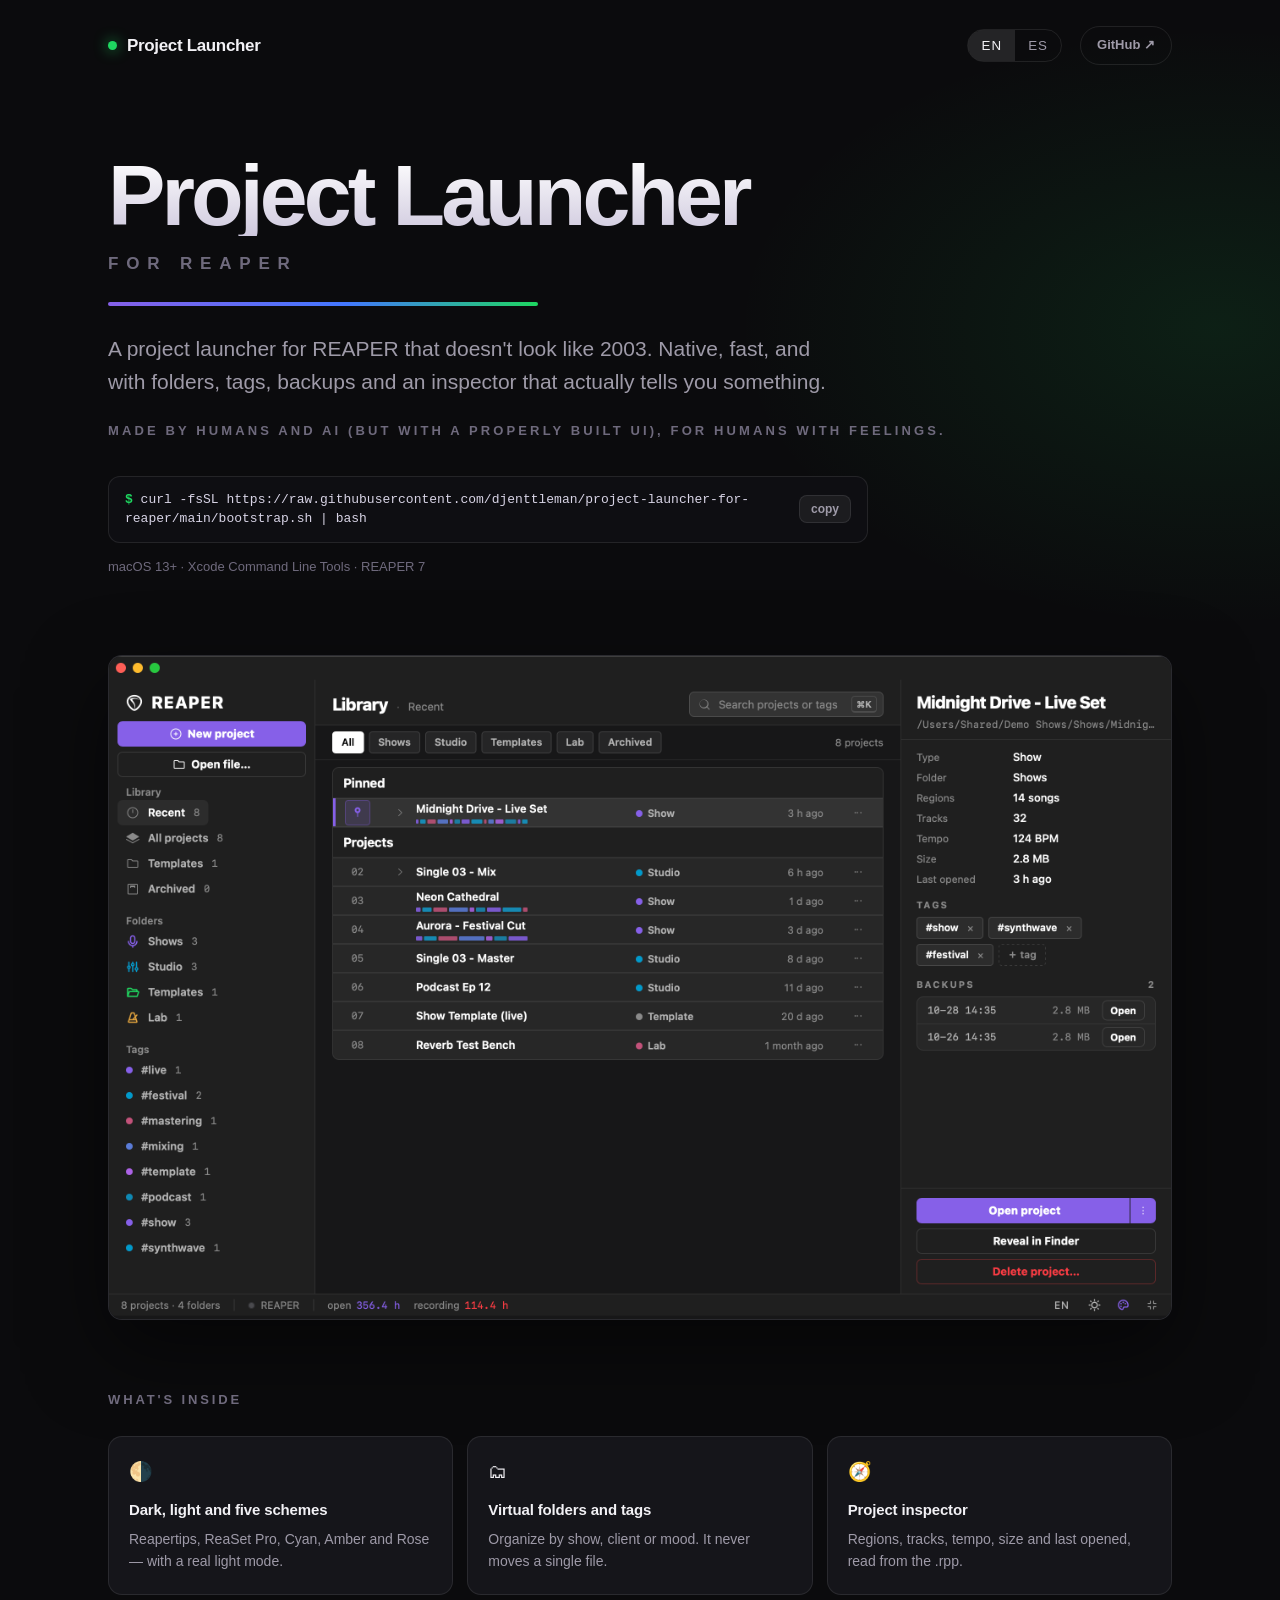
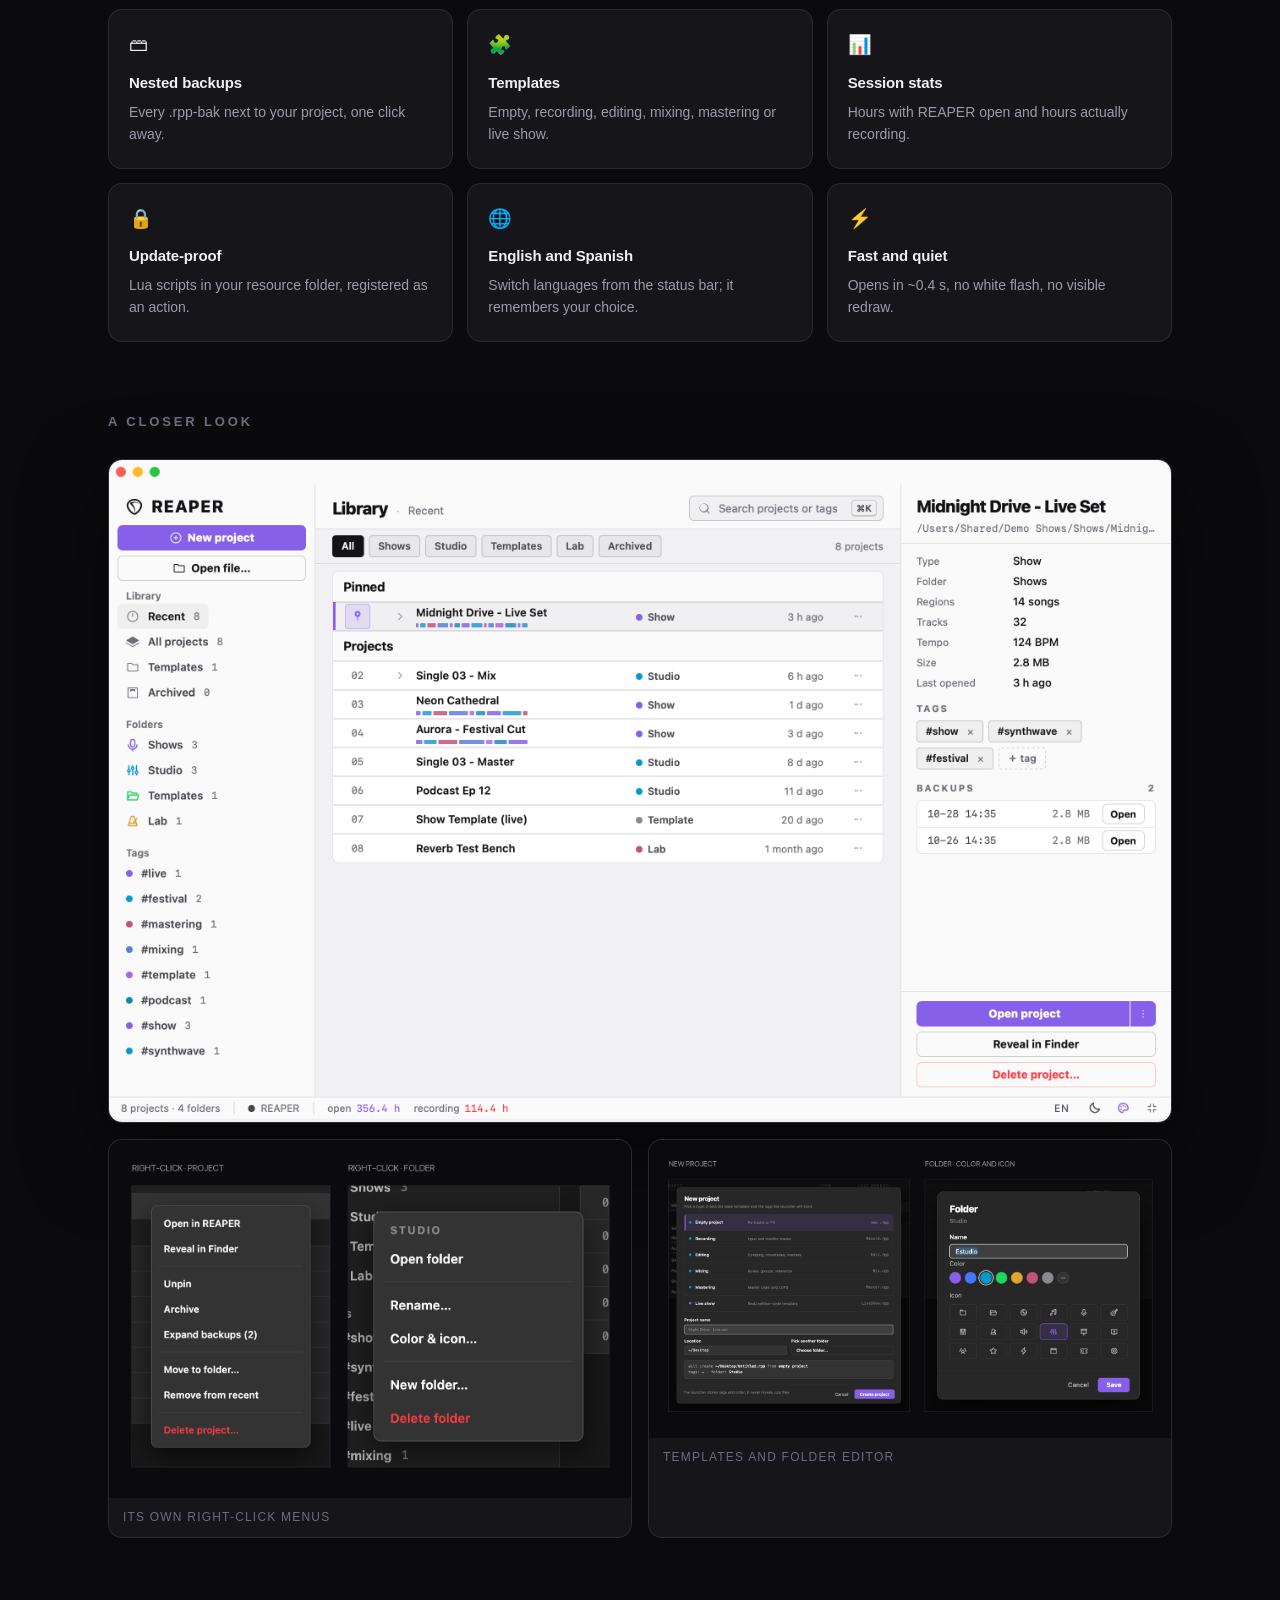
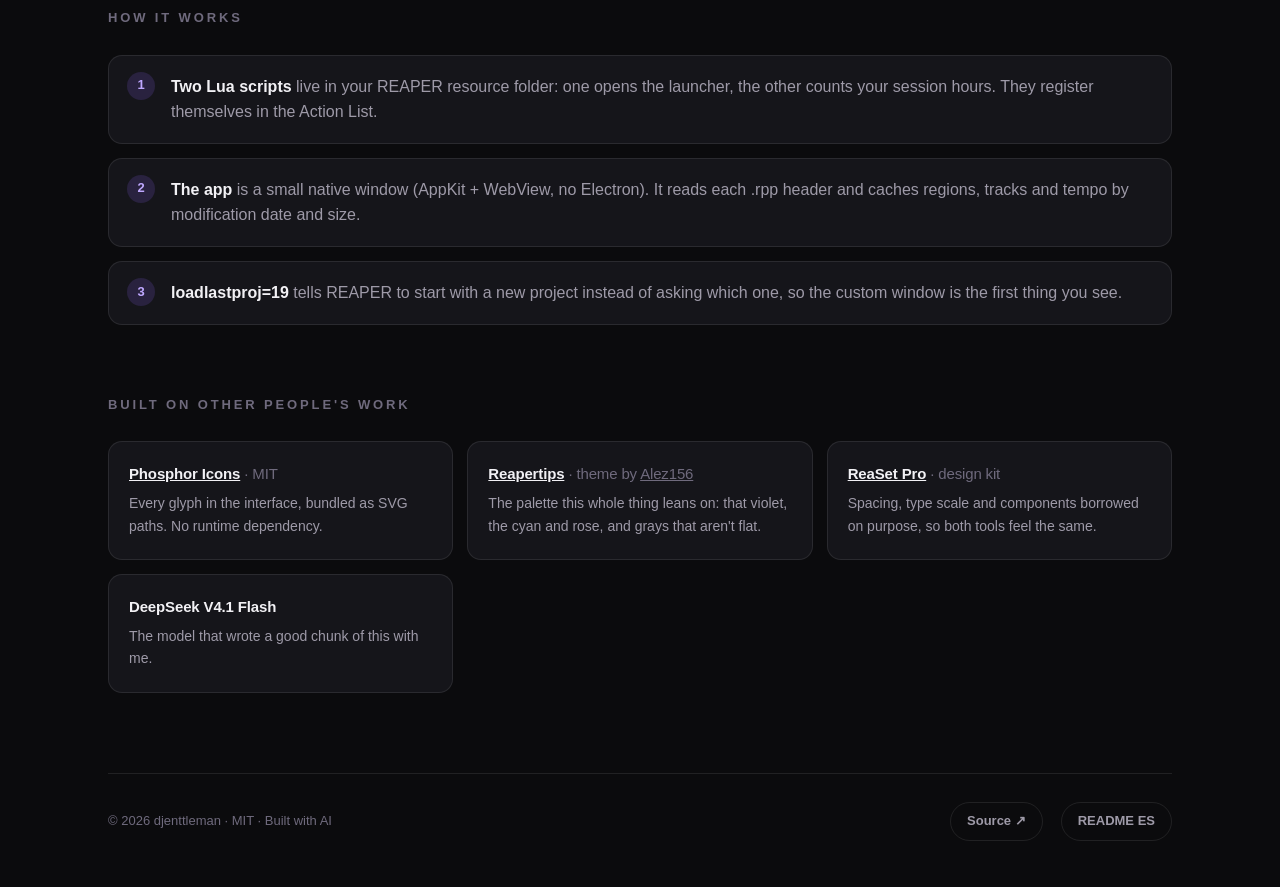
<file: index.html>
<!DOCTYPE html>
<html lang="en" data-lang="en">
<head>
<meta charset="utf-8">
<meta name="viewport" content="width=device-width, initial-scale=1">
<link rel="icon" href="data:image/svg+xml,%3Csvg xmlns='http://www.w3.org/2000/svg' viewBox='0 0 256 256'%3E%3Crect width='256' height='256' rx='58' fill='%23131315'/%3E%3Cpath d='M128 30C72 30 32 68 32 110c0 44 45 97 82 115a30 30 0 0 0 28 0c37-18 82-71 82-115 0-42-40-80-96-80Z' fill='none' stroke='%231ED760' stroke-width='20' stroke-linejoin='round'/%3E%3Cpath d='M66 76c41-22 95-22 135 16-33-20-71-26-102-9 8 17 23 31 33 54 14 32 10 62-4 87 9-34 5-62-15-88-21-25-37-36-47-60Z' fill='%231ED760'/%3E%3C/svg%3E">
<title>Project Launcher for REAPER — it doesn't look like 2003</title>
<meta name="description" content="A native macOS project launcher for REAPER. Folders, tags, backups, inspector and a decent design. Made by humans and AI (but with a properly built UI), for humans with feelings.">
<meta property="og:title" content="Project Launcher for REAPER">
<meta property="og:description" content="A project launcher for REAPER that doesn't look like 2003.">
<meta property="og:image" content="assets/screenshot-dark.png">
<style>
  :root{
    --bg:#0B0B0D; --bg2:#121216; --card:#15151A; --line:rgba(255,255,255,.09);
    --text:#F2F1F5; --dim:#9E9AA8; --dim2:#6F6A7D;
    --green:#1ED760; --violet:#8660E8; --blue:#4377FF; --pink:#C2527A; --cyan:#019ACB;
    --radius:14px;
  }
  *{box-sizing:border-box}
  html,body{margin:0;padding:0}
  body{
    background:
      radial-gradient(900px 500px at 12% -10%, rgba(134,96,232,.22), transparent 60%),
      radial-gradient(800px 500px at 95% 8%, rgba(30,215,96,.10), transparent 60%),
      var(--bg);
    color:var(--text);
    font-family:Inter,-apple-system,BlinkMacSystemFont,"Segoe UI",Roboto,Helvetica,Arial,sans-serif;
    -webkit-font-smoothing:antialiased;
    line-height:1.6;
  }
  .wrap{max-width:1120px;margin:0 auto;padding:0 28px}
  a{color:inherit}
  nav{display:flex;align-items:center;gap:18px;padding:26px 0}
  .brand{display:flex;align-items:center;gap:10px;font-weight:800;letter-spacing:-.02em;font-size:17px}
  .brand span.dot{width:9px;height:9px;border-radius:50%;background:var(--green);box-shadow:0 0 14px rgba(30,215,96,.8)}
  nav .spacer{flex:1}
  .lang{display:flex;border:1px solid var(--line);border-radius:999px;overflow:hidden}
  .lang button{
    background:none;border:0;color:var(--dim);font:600 12px/1 inherit;letter-spacing:.08em;
    padding:8px 13px;cursor:pointer;transition:.15s;
  }
  .lang button.on{background:rgba(255,255,255,.10);color:var(--text)}
  .ghost{
    display:inline-flex;align-items:center;gap:8px;border:1px solid var(--line);border-radius:999px;
    padding:8px 16px;font-size:13px;font-weight:600;color:var(--dim);text-decoration:none;transition:.15s;
  }
  .ghost:hover{color:var(--text);border-color:rgba(255,255,255,.22)}
  header{padding:64px 0 8px}
  h1{
    font-size:clamp(42px,7.2vw,86px);line-height:.95;letter-spacing:-.045em;margin:0 0 14px;font-weight:800;
    background:linear-gradient(180deg,#fff,#CFC9DE);-webkit-background-clip:text;background-clip:text;color:transparent;
  }
  .for{margin:0 0 24px;font-size:clamp(13px,1.5vw,17px);font-weight:700;letter-spacing:.46em;text-transform:uppercase;color:var(--dim2)}
  .rule{height:4px;width:min(430px,70%);border-radius:3px;margin:0 0 26px;
    background:linear-gradient(90deg,var(--violet),var(--blue) 55%,var(--green))}
  .lead{font-size:clamp(17px,2.2vw,21px);color:var(--dim);max-width:720px;margin:0 0 22px}
  .motto{font-size:13px;letter-spacing:.24em;text-transform:uppercase;color:var(--dim2);font-weight:700;margin:0 0 34px}
  .install{
    display:flex;align-items:center;gap:12px;background:#0E0E12;border:1px solid var(--line);
    border-radius:12px;padding:13px 16px;max-width:760px;font-family:ui-monospace,SFMono-Regular,Menlo,monospace;font-size:13px;
  }
  .install code{color:#D8D4E6;flex:1;min-width:0;white-space:pre-wrap;overflow-wrap:anywhere;line-height:1.5}
  .install b{color:var(--green);font-weight:600}
  .copy{margin-left:auto;background:rgba(255,255,255,.06);border:1px solid var(--line);color:var(--dim);
    border-radius:8px;padding:6px 11px;font-size:12px;font-weight:600;cursor:pointer;white-space:nowrap}
  .copy:hover{color:var(--text);background:rgba(255,255,255,.10)}
  .req{margin:14px 0 0;color:var(--dim2);font-size:13px}
  section{padding:70px 0 0}
  h2{font-size:13px;letter-spacing:.22em;text-transform:uppercase;color:var(--dim2);margin:0 0 26px;font-weight:700}
  .hero-shot{border:1px solid var(--line);border-radius:var(--radius);overflow:hidden;background:var(--card);box-shadow:0 30px 80px rgba(0,0,0,.5)}
  .hero-shot img{display:block;width:100%}
  .grid{display:grid;grid-template-columns:repeat(auto-fit,minmax(290px,1fr));gap:14px}
  .card{background:var(--card);border:1px solid var(--line);border-radius:var(--radius);padding:20px 20px 22px}
  .card .ico{font-size:19px;margin-bottom:10px;display:block}
  .card h3{margin:0 0 6px;font-size:15px;letter-spacing:-.01em}
  .card p{margin:0;color:var(--dim);font-size:14px}
  .split{display:grid;grid-template-columns:1fr 1fr;gap:16px;margin-top:16px}
  .split figure{margin:0;border:1px solid var(--line);border-radius:var(--radius);overflow:hidden;background:var(--card)}
  .split img{display:block;width:100%}
  .split figcaption{padding:10px 14px;font-size:12px;color:var(--dim2);letter-spacing:.1em;text-transform:uppercase}
  ol.steps{counter-reset:s;list-style:none;padding:0;margin:0;display:grid;gap:14px}
  ol.steps li{position:relative;padding:18px 20px 18px 62px;background:var(--card);border:1px solid var(--line);border-radius:var(--radius);color:var(--dim)}
  ol.steps li::before{
    counter-increment:s;content:counter(s);position:absolute;left:18px;top:16px;width:28px;height:28px;border-radius:50%;
    display:grid;place-items:center;background:rgba(134,96,232,.18);color:#BFA8FF;font-weight:800;font-size:13px;
  }
  ol.steps b{color:var(--text)}
  footer{margin-top:80px;padding:28px 0 46px;border-top:1px solid var(--line);color:var(--dim2);font-size:13px;display:flex;gap:18px;flex-wrap:wrap;align-items:center}
  footer .spacer{flex:1}
  [data-lang="en"] .es,[data-lang="es"] .en{display:none !important}
  img.shot{display:block;width:100%}
  @media (max-width:760px){ .split{grid-template-columns:1fr} header{padding-top:34px} }
</style>
</head>
<body>
<div class="wrap">

  <nav>
    <div class="brand"><span class="dot"></span>Project Launcher</div>
    <div class="spacer"></div>
    <div class="lang" role="group" aria-label="Language">
      <button id="btnEn" class="on" onclick="setLang('en')">EN</button>
      <button id="btnEs" onclick="setLang('es')">ES</button>
    </div>
    <a class="ghost" href="https://github.com/djenttleman/project-launcher-for-reaper" target="_blank" rel="noopener">GitHub ↗</a>
  </nav>

  <header>
    <h1>Project Launcher</h1>
    <p class="for">for REAPER</p>
    <div class="rule"></div>
    <p class="lead">
      <span class="en">A project launcher for REAPER that doesn't look like 2003. Native, fast, and with folders, tags, backups and an inspector that actually tells you something.</span>
      <span class="es">Un launcher de proyectos para REAPER que no parece de 2003. Nativo, rápido, y con carpetas, etiquetas, copias de seguridad y un inspector que sí te dice algo.</span>
    </p>
    <p class="motto">
      <span class="en">Made by humans and AI (but with a properly built UI), for humans with feelings.</span>
      <span class="es">Hecho por humanos e IA (pero con UI bien hecha), para humanos con sentimientos.</span>
    </p>

    <div class="install">
      <code><b>$</b> curl -fsSL https://raw.githubusercontent.com/djenttleman/project-launcher-for-reaper/main/bootstrap.sh | bash</code>
      <button class="copy" id="copyBtn" onclick="copyCmd()">
        <span class="en">copy</span><span class="es">copiar</span>
      </button>
    </div>
    <p class="req">
      <span class="en">macOS 13+ · Xcode Command Line Tools · REAPER 7</span>
      <span class="es">macOS 13+ · Xcode Command Line Tools · REAPER 7</span>
    </p>
  </header>

  <section>
    <div class="hero-shot">
      <img class="shot en" src="assets/en/screenshot-dark.png" alt="Project Launcher, dark theme">
      <img class="shot es" src="assets/es/screenshot-dark.png" alt="Project Launcher, tema oscuro">
    </div>
  </section>

  <section>
    <h2><span class="en">What's inside</span><span class="es">Qué trae</span></h2>
    <div class="grid">
      <div class="card"><span class="ico">🌗</span><h3><span class="en">Dark, light and five schemes</span><span class="es">Oscuro, claro y cinco esquemas</span></h3>
        <p><span class="en">Reapertips, ReaSet Pro, Cyan, Amber and Rose — with a real light mode.</span><span class="es">Reapertips, ReaSet Pro, Cian, Ámbar y Rosa, con modo claro de verdad.</span></p></div>

      <div class="card"><span class="ico">🗂</span><h3><span class="en">Virtual folders and tags</span><span class="es">Carpetas y etiquetas virtuales</span></h3>
        <p><span class="en">Organize by show, client or mood. It never moves a single file.</span><span class="es">Organizá por show, cliente o estado de ánimo. Nunca mueve un archivo.</span></p></div>

      <div class="card"><span class="ico">🧭</span><h3><span class="en">Project inspector</span><span class="es">Inspector de proyecto</span></h3>
        <p><span class="en">Regions, tracks, tempo, size and last opened, read from the .rpp.</span><span class="es">Regiones, pistas, tempo, tamaño y última apertura, leídos del .rpp.</span></p></div>

      <div class="card"><span class="ico">🗃</span><h3><span class="en">Nested backups</span><span class="es">Copias anidadas</span></h3>
        <p><span class="en">Every .rpp-bak next to your project, one click away.</span><span class="es">Cada .rpp-bak junto a tu proyecto, a un clic.</span></p></div>

      <div class="card"><span class="ico">🧩</span><h3><span class="en">Templates</span><span class="es">Plantillas</span></h3>
        <p><span class="en">Empty, recording, editing, mixing, mastering or live show.</span><span class="es">Vacío, grabación, edición, mezcla, master o show en vivo.</span></p></div>

      <div class="card"><span class="ico">📊</span><h3><span class="en">Session stats</span><span class="es">Estadísticas de sesión</span></h3>
        <p><span class="en">Hours with REAPER open and hours actually recording.</span><span class="es">Horas con REAPER abierto y horas realmente grabando.</span></p></div>

      <div class="card"><span class="ico">🔒</span><h3><span class="en">Update-proof</span><span class="es">A prueba de actualizaciones</span></h3>
        <p><span class="en">Lua scripts in your resource folder, registered as an action.</span><span class="es">Scripts Lua en tu carpeta de recursos, registrados como acción.</span></p></div>

      <div class="card"><span class="ico">🌐</span><h3><span class="en">English and Spanish</span><span class="es">Inglés y español</span></h3>
        <p><span class="en">Switch languages from the status bar; it remembers your choice.</span><span class="es">Cambiá de idioma desde la barra inferior; recuerda tu elección.</span></p></div>

      <div class="card"><span class="ico">⚡</span><h3><span class="en">Fast and quiet</span><span class="es">Rápido y silencioso</span></h3>
        <p><span class="en">Opens in ~0.4 s, no white flash, no visible redraw.</span><span class="es">Abre en ~0,4 s, sin flash blanco ni repintados visibles.</span></p></div>
    </div>
  </section>

  <section>
    <h2><span class="en">A closer look</span><span class="es">De cerca</span></h2>
    <div class="hero-shot">
      <img class="shot en" src="assets/en/screenshot-light.png" alt="Project Launcher, light theme">
      <img class="shot es" src="assets/es/screenshot-light.png" alt="Project Launcher, tema claro">
    </div>
    <div class="split">
      <figure>
        <img class="shot en" src="assets/en/menus.png" alt="Right-click menus">
        <img class="shot es" src="assets/es/menus.png" alt="Menús de clic derecho">
        <figcaption><span class="en">Its own right-click menus</span><span class="es">Menús de clic derecho propios</span></figcaption></figure>
      <figure>
        <img class="shot en" src="assets/en/modals.png" alt="Modals">
        <img class="shot es" src="assets/es/modals.png" alt="Modales">
        <figcaption><span class="en">Templates and folder editor</span><span class="es">Plantillas y editor de carpeta</span></figcaption></figure>
    </div>
  </section>

  <section>
    <h2><span class="en">How it works</span><span class="es">Cómo funciona</span></h2>
    <ol class="steps">
      <li><span class="en"><b>Two Lua scripts</b> live in your REAPER resource folder: one opens the launcher, the other counts your session hours. They register themselves in the Action List.</span>
            <span class="es"><b>Dos scripts Lua</b> viven en tu carpeta de recursos de REAPER: uno abre el launcher, el otro cuenta tus horas de sesión. Se registran solos en la lista de acciones.</span></li>
      <li><span class="en"><b>The app</b> is a small native window (AppKit + WebView, no Electron). It reads each .rpp header and caches regions, tracks and tempo by modification date and size.</span>
            <span class="es"><b>La app</b> es una ventana nativa chica (AppKit + WebView, sin Electron). Lee la cabecera de cada .rpp y guarda en caché regiones, pistas y tempo por fecha de modificación y tamaño.</span></li>
      <li><span class="en"><b>loadlastproj=19</b> tells REAPER to start with a new project instead of asking which one, so the custom window is the first thing you see.</span>
            <span class="es"><b>loadlastproj=19</b> le dice a REAPER que arranque con un proyecto nuevo en vez de preguntarte cuál, así la ventana propia es lo primero que ves.</span></li>
    </ol>
  </section>

  <section>
    <h2><span class="en">Built on other people's work</span><span class="es">Sobre hombros ajenos</span></h2>
    <div class="grid">
      <div class="card"><h3><a href="https://phosphoricons.com/" target="_blank" rel="noopener">Phosphor Icons</a> <span style="color:var(--dim2);font-weight:500">· MIT</span></h3>
        <p><span class="en">Every glyph in the interface, bundled as SVG paths. No runtime dependency.</span><span class="es">Todos los glifos de la interfaz, empaquetados como paths SVG. Sin dependencias en ejecución.</span></p></div>
      <div class="card"><h3><a href="https://forum.cockos.com/showthread.php?t=281644" target="_blank" rel="noopener">Reapertips</a> <span style="color:var(--dim2);font-weight:500">· theme by <a href="https://forum.cockos.com/member.php?u=100131" target="_blank" rel="noopener">Alez156</a></span></h3>
        <p><span class="en">The palette this whole thing leans on: that violet, the cyan and rose, and grays that aren't flat.</span><span class="es">La paleta sobre la que se apoya todo: ese violeta, el cian y el rosa, y grises que no se sienten planos.</span></p></div>
      <div class="card"><h3><a href="https://reaset.app/" target="_blank" rel="noopener">ReaSet Pro</a> <span style="color:var(--dim2);font-weight:500">· design kit</span></h3>
        <p><span class="en">Spacing, type scale and components borrowed on purpose, so both tools feel the same.</span><span class="es">Espaciado, escala tipográfica y componentes tomados a propósito, para que las dos herramientas se sientan iguales.</span></p></div>
      <div class="card"><h3>DeepSeek V4.1 Flash</h3>
        <p><span class="en">The model that wrote a good chunk of this with me.</span><span class="es">El modelo que escribió buena parte de esto conmigo.</span></p></div>
    </div>
  </section>

  <footer>
    <span>© 2026 djenttleman · MIT · <span class="en">Built with AI</span><span class="es">Hecho con IA</span></span>
    <span class="spacer"></span>
    <a class="ghost" href="https://github.com/djenttleman/project-launcher-for-reaper" target="_blank" rel="noopener">Source ↗</a>
    <a class="ghost" href="https://github.com/djenttleman/project-launcher-for-reaper/blob/main/README.es.md">README ES</a>
  </footer>
</div>

<script>
const CMD = 'curl -fsSL https://raw.githubusercontent.com/djenttleman/project-launcher-for-reaper/main/bootstrap.sh | bash';

function setLang(lang){
  document.documentElement.dataset.lang = lang;
  document.documentElement.lang = lang;
  document.getElementById('btnEn').classList.toggle('on', lang === 'en');
  document.getElementById('btnEs').classList.toggle('on', lang === 'es');
  try { localStorage.setItem('rl.lang', lang); } catch(e){}
  history.replaceState(null, '', lang === 'es' ? '#es' : location.pathname + location.search);
}

function copyCmd(){
  navigator.clipboard.writeText(CMD).then(()=>{
    const b = document.getElementById('copyBtn');
    const prev = b.innerHTML;
    b.innerHTML = '✓';
    setTimeout(()=>{ b.innerHTML = prev; }, 1200);
  });
}

(function init(){
  const hash = location.hash.replace('#','');
  const saved = (()=>{ try { return localStorage.getItem('rl.lang'); } catch(e){ return null; } })();
  const nav = (navigator.language || 'en').toLowerCase().startsWith('es') ? 'es' : 'en';
  setLang(hash === 'es' || hash === 'en' ? hash : (saved || nav));
})();
</script>
</body>
</html>
</file>
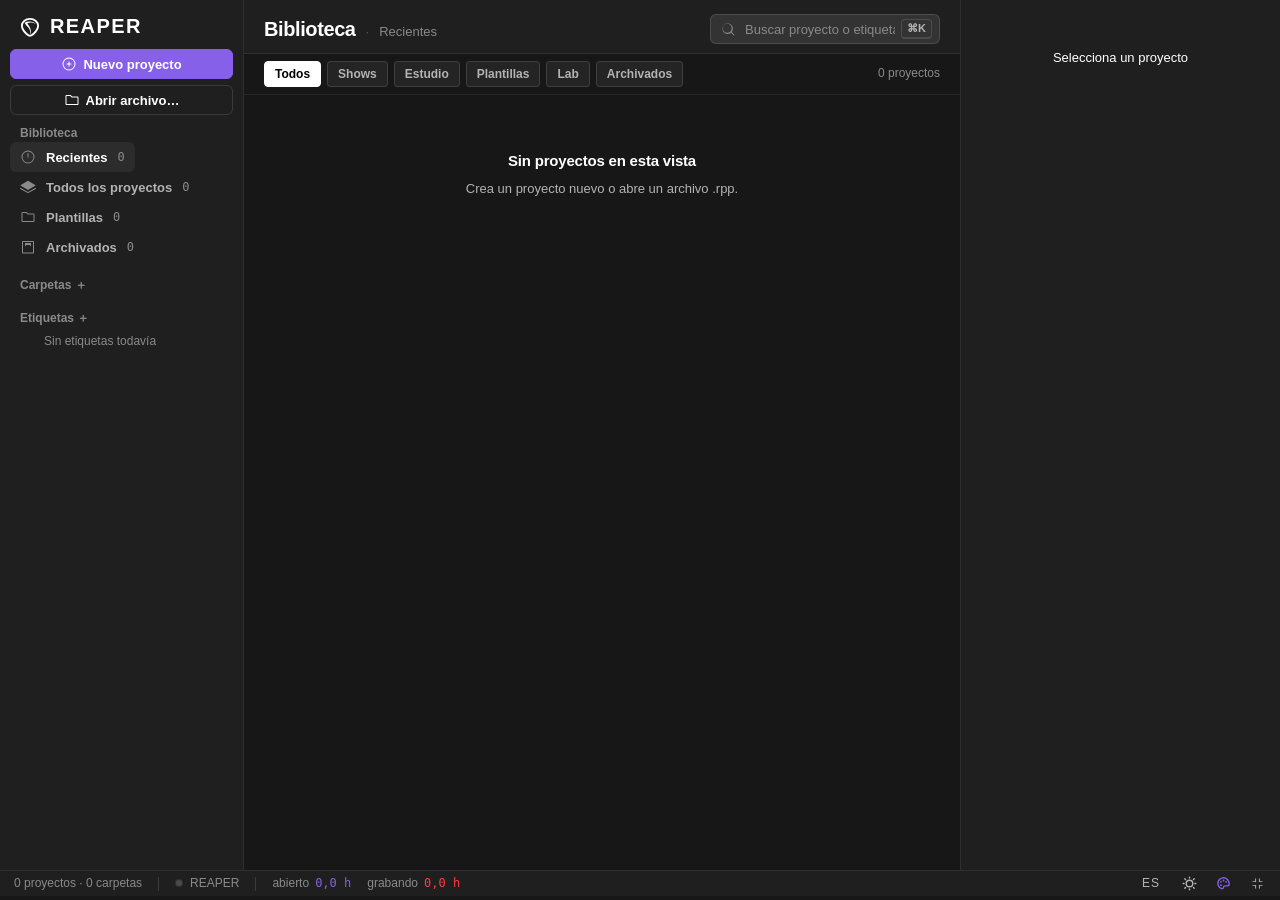
<file: Resources/selector.html>
<!DOCTYPE html>
<html lang="es" data-rk-density="prepare">
<head>
<meta charset="utf-8">
<meta name="viewport" content="width=device-width, initial-scale=1">
<title>REAPER · Proyectos</title>
<link rel="stylesheet" href="reaset-kit.css">
<link rel="stylesheet" href="selector.css">
<style>
  /* Ajustes propios de la app (la ventana trae barra de título nativa) */
  html,body{background:var(--rk-bg-0)}
  .window{height:100vh;width:100vw}
  .empty-bk{padding:10px 12px;font:var(--rk-meta);color:var(--rk-text-3)}

/* ============ modo slim ============ */
.slim{display:none}
body.is-slim{display:block;background:var(--rk-bg-1)}
body.is-slim .window{display:none}
body.is-slim .slim{display:flex;flex-direction:column;width:100vw;height:100vh;background:var(--rk-bg-1);color:var(--rk-text-1)}
.slim-head{display:flex;align-items:center;gap:9px;padding:11px 12px 9px;border-bottom:1px solid var(--rk-line-1)}
.slim-brand{display:flex;align-items:center;gap:9px;flex:1;min-width:0;font:800 19px/1 var(--rk-font);letter-spacing:1.5px;color:var(--rk-text-1)}
.slim-brand .mark{width:21px;height:21px;flex:none}
.slim-btn{width:26px;height:26px;flex:none;display:inline-flex;align-items:center;justify-content:center;border-radius:7px;color:var(--rk-text-3)}
.slim-btn:hover{background:var(--rk-fill-1);color:var(--rk-text-1)}
.slim-btn svg{width:13px;height:13px}
.slim-list{flex:1;overflow-y:auto;padding:6px 7px 10px}
.slim-label{font:700 9px/1 var(--rk-font);letter-spacing:1.5px;text-transform:uppercase;color:var(--rk-text-3);padding:10px 8px 5px}
.slim-row{display:flex;align-items:center;gap:8px;width:100%;padding:7px 5px 7px 6px;border-radius:8px;text-align:left;cursor:default;outline:none}
.slim-row:hover,.slim-row:focus-visible{background:var(--rk-fill-1)}
.slim-row .slot{position:relative;width:16px;height:16px;flex:none;display:flex;align-items:center;justify-content:center}
.slim-row .dot{width:6px;height:6px;border-radius:50%}
.slim-row .pin{position:absolute;inset:0;display:flex;align-items:center;justify-content:center;background:none;border:0;padding:0;border-radius:4px;color:var(--rk-text-2);opacity:0}
.slim-row .pin svg{width:12px;height:12px;display:block}
.slim-row:hover .dot,.slim-row:focus-visible .dot{opacity:0}
.slim-row:hover .pin,.slim-row:focus-visible .pin{opacity:1}
.slim-row .pin.is-on{opacity:1;color:var(--rk-green)}
.slim-row:hover .pin.is-on:hover{color:var(--rk-text-1)}
.slim-row .txt{display:flex;flex-direction:column;gap:2px;min-width:0;flex:1}
.slim-row .nm{display:flex;align-items:center;gap:6px;min-width:0}
.slim-row .nmt{font:600 12.5px/1.2 var(--rk-font);color:var(--rk-text-1);white-space:nowrap;overflow:hidden;text-overflow:ellipsis}
.slim-row .mt{font:400 10.5px/1.2 var(--rk-font);color:var(--rk-text-3);white-space:nowrap;overflow:hidden;text-overflow:ellipsis}
.slim-row .go{flex:none;color:var(--rk-green);opacity:0}
.slim-row .go svg{width:12px;height:12px;display:block}
.slim-row:hover .go,.slim-row:focus-visible .go{opacity:1}
.slim-row .x{flex:none;width:20px;height:20px;display:flex;align-items:center;justify-content:center;background:none;border:0;padding:0;border-radius:5px;color:var(--rk-text-3);opacity:0;margin-left:2px}
.slim-row .x svg{width:10px;height:10px;display:block}
.slim-row:hover .x,.slim-row:focus-visible .x{opacity:1}
.slim-row .x:hover{color:#E8686A}
.slim-foot{display:flex;align-items:center;gap:8px;padding:7px 12px;border-top:1px solid var(--rk-line-1);font:400 10.5px/1 var(--rk-font);color:var(--rk-text-3)}
.slim-foot .sp{flex:1}
.slim-btn--full{color:var(--rk-text-2)}
.slim-led{width:7px;height:7px;border-radius:50%;background:#4A4A4E;flex:none}
.slim-led.on{background:var(--rk-green);box-shadow:0 0 6px var(--rk-green)}
</style>
</head>
<body>

<div class="window" id="win">
  <aside class="rk-nav" id="nav">
    <div class="nav-fixed">
      <div class="nav-brand">
        <svg class="mark" viewBox="0 0 256 256" aria-hidden="true">
          <path d="M128 24C68 24 24 65 24 111c0 48 49 106 89 126a33 33 0 0 0 30 0c40-20 89-78 89-126 0-46-44-87-104-87Z" fill="none" stroke="currentColor" stroke-width="24" stroke-linejoin="round"/>
          <path d="M59 74c44-24 103-24 146 17-36-22-77-28-111-10 9 19 25 34 36 59 15 35 11 68-4 95 10-37 5-68-16-96-23-27-40-39-51-65Z" fill="currentColor"/>
        </svg>
        REAPER
      </div>
      <div class="nav-actions">
        <button class="rk-btn rk-btn--primary" id="btnNew">
          <svg class="rk-ico" viewBox="0 0 256 256" fill="currentColor"><path d="M128 24a104 104 0 1 0 104 104A104.1 104.1 0 0 0 128 24Zm0 192a88 88 0 1 1 88-88 88.1 88.1 0 0 1-88 88Zm40-88a8 8 0 0 1-8 8h-24v24a8 8 0 0 1-16 0v-24h-24a8 8 0 0 1 0-16h24V96a8 8 0 0 1 16 0v24h24a8 8 0 0 1 8 8Z"/></svg>
          <span class="btn-label" data-en="New project">Nuevo proyecto</span>
        </button>
        <button class="rk-btn" id="btnOpenFile">
          <svg class="rk-ico" viewBox="0 0 256 256" fill="currentColor"><path d="M216 72h-84.7l-20.7-20.7A16 16 0 0 0 99.3 48H40a16 16 0 0 0-16 16v128a16 16 0 0 0 16 16h176a16 16 0 0 0 16-16V88a16 16 0 0 0-16-16Zm0 120H40V64h59.3l24 24H216Z"/></svg>
          <span class="btn-label" data-en="Open file…">Abrir archivo…</span>
        </button>
      </div>
      <div class="nav-sep"></div>
    </div>

    <div class="nav-scroll" id="navScroll">
      <div class="rk-nav-label" data-en="Library">Biblioteca</div>
      <div id="navMain"></div>
      <div class="rk-nav-label nav-label-row" data-en="Folders">Carpetas
        <button class="nav-add" id="addFolder" aria-label="Nueva carpeta" data-en-aria="New folder">＋</button>
      </div>
      <div id="navFolders"></div>
      <div class="rk-nav-label nav-label-row" data-en="Tags">Etiquetas
        <button class="nav-add" id="addTag" aria-label="Nueva etiqueta" data-en-aria="New tag">＋</button>
      </div>
      <div id="navTags"></div>
    </div>

  </aside>

  <main class="rk-main">
    <header class="topbar">
      <div class="topbar-titles">
        <h1 id="viewTitle">Biblioteca <small id="viewSub"></small></h1>
      </div>
      <div class="topbar-tools">
        <div class="rk-search">
          <svg class="rk-ico" viewBox="0 0 256 256" fill="currentColor"><path d="m229.7 218.3-42.4-42.4a84 84 0 1 0-11.3 11.3l42.4 42.4a8 8 0 0 0 11.3-11.3ZM44 116a72 72 0 1 1 72 72 72.1 72.1 0 0 1-72-72Z"/></svg>
          <input class="rk-input" id="search" placeholder="Buscar proyecto o etiqueta" data-en-ph="Search projects or tags">
          <span class="rk-kbd">⌘K</span>
        </div>
        <button class="rk-btn rk-btn--icon rail-toggle" id="railToggle" aria-label="Mostrar inspector" data-en-aria="Show inspector" style="display:none">
          <svg class="rk-ico" viewBox="0 0 256 256" fill="currentColor"><path d="M216 40H40a16 16 0 0 0-16 16v144a16 16 0 0 0 16 16h176a16 16 0 0 0 16-16V56a16 16 0 0 0-16-16Zm-96 160H40V56h80Zm96 0h-80V56h80Z"/></svg>
        </button>
      </div>
    </header>
    <div class="filters" id="filters"></div>
    <div class="content" id="content"></div>
  </main>

  <aside class="rail is-open" id="rail"></aside>

  <footer class="rk-statusbar">
    <span id="stCount">—</span>
    <span class="stsep"></span>
    <span class="stat reaper" title="REAPER está abierto en esta máquina" data-en-title="REAPER is open on this machine"><span class="led" id="ledReaper"></span><span class="l">REAPER</span></span>
    <span class="stsep"></span>
    <span class="stat hours" title="Horas acumuladas con REAPER abierto" data-en-title="Hours with REAPER open"><span class="l" data-en="open">abierto</span><span class="v" id="stHours">—</span></span>
    <span class="stat rec" title="Horas acumuladas en modo grabación" data-en-title="Hours recording"><span class="l" data-en="recording">grabando</span><span class="v" id="stRec">—</span></span>
    <span class="sp"></span>
    <button class="stbtn stbtn--lang" id="btnLang" title="Idioma / Language" data-en-title="Idioma / Language">ES</button>
    <button class="stbtn" id="btnTheme" title="Modo claro / oscuro" aria-label="Modo claro u oscuro" data-en-title="Modo claro / oscuro" data-en-aria="Modo claro u oscuro"></button>
    <button class="stbtn" id="btnAccent" title="Esquema de color" aria-label="Esquema de color" data-en-title="Esquema de color" data-en-aria="Esquema de color"></button>
    <button class="stbtn" id="btnSlim" title="Modo slim" data-en-title="Slim mode"></button>
  </footer>
</div>

<!-- ============ modo slim ============ -->
<section class="slim" id="slim">
  <header class="slim-head">
    <span class="slim-brand"><svg class="mark" viewBox="0 0 256 256" aria-hidden="true"><path d="M128 24C68 24 24 65 24 111c0 48 49 106 89 126a33 33 0 0 0 30 0c40-20 89-78 89-126 0-46-44-87-104-87Z" fill="none" stroke="currentColor" stroke-width="24" stroke-linejoin="round"/><path d="M59 74c44-24 103-24 146 17-36-22-77-28-111-10 9 19 25 34 36 59 15 35 11 68-4 95 10-37 5-68-16-96-23-27-40-39-51-65Z" fill="currentColor"/></svg>REAPER</span>
  </header>
  <div class="slim-list" id="slimList"></div>
  <footer class="slim-foot">
    <span class="slim-led" id="slimLed"></span>
    <span id="slimCount">—</span>
    <span class="sp"></span>
    <button class="slim-btn slim-btn--full" id="btnFull2" title="Volver al modo completo" data-en-title="Back to full mode"><svg viewBox="0 0 256 256" fill="currentColor"><path d="M216,48V88a8,8,0,0,1-16,0V56H168a8,8,0,0,1,0-16h40A8,8,0,0,1,216,48ZM88,200H56V168a8,8,0,0,0-16,0v40a8,8,0,0,0,8,8H88a8,8,0,0,0,0-16Zm120-40a8,8,0,0,0-8,8v32H168a8,8,0,0,0,0,16h40a8,8,0,0,0,8-8V168A8,8,0,0,0,208,160ZM88,40H48a8,8,0,0,0-8,8V88a8,8,0,0,0,16,0V56H88a8,8,0,0,0,0-16Z"/></svg></button>
  </footer>
</section>

<div class="menu" id="menu"></div>

<div class="scrim" id="scrim"></div>
<div class="modal-wrap" id="modalWrap">
  <div class="rk-modal rk-modal--wide">
    <div class="rk-modal-head">
      <span class="rk-section" data-en="New project">Nuevo proyecto</span>
      <span class="rk-meta" data-en="Pick a type: it sets the base template and the tags the launcher will store.">Elige el tipo: define la plantilla base y las etiquetas que guardará el launcher.</span>
    </div>
    <div class="rk-modal-body">
      <div class="type-list" id="typeList"></div>
      <div class="fields">
        <label class="rk-field full">
          <span class="rk-field-label" data-en="Project name">Nombre del proyecto</span>
          <input class="rk-input" id="pName" placeholder="Night Drive · Live set" data-en-ph="Night Drive · Live set">
        </label>
        <label class="rk-field">
          <span class="rk-field-label" data-en="Location">Ubicación</span>
          <input class="rk-input rk-input--data" id="pLoc" value="">
        </label>
        <div class="rk-field">
          <span class="rk-field-label" data-en="Pick another folder">Elegir otra carpeta</span>
          <button class="rk-btn" id="pPick" style="justify-content:flex-start" data-en="Choose folder…">Elegir carpeta…</button>
        </div>
      </div>
      <div class="summary" id="pSummary"></div>
    </div>
    <div class="rk-modal-foot">
      <span class="rk-meta" style="margin-right:auto" data-en="The launcher stores tags and order; it never moves .rpp files">El launcher guarda etiquetas y orden; no mueve archivos .rpp</span>
      <button class="rk-btn rk-btn--quiet" id="mCancel" data-en="Cancel">Cancelar</button>
      <button class="rk-btn rk-btn--primary" id="mCreate" data-en="Create project">Crear proyecto</button>
    </div>
  </div>
</div>

<div class="scrim" id="askScrim"></div>
<div class="modal-wrap" id="askWrap">
  <div class="rk-modal rk-modal--ask">
    <div class="rk-modal-head">
      <span class="rk-section" id="askTitle"></span>
      <span class="rk-meta" id="askMsg"></span>
    </div>
    <div class="rk-modal-body" id="askBody"></div>
    <div class="rk-modal-foot">
      <button class="rk-btn rk-btn--quiet" id="askCancel" data-en="Cancel">Cancelar</button>
      <button class="rk-btn rk-btn--primary" id="askOk" data-en="OK">Aceptar</button>
    </div>
  </div>
</div>

<div class="toast-wrap" id="toastWrap">
  <div class="rk-toast" id="toast" hidden>
    <svg class="rk-ico" viewBox="0 0 256 256" fill="currentColor"><path d="M232.5 73.5 96 202.5 23.5 130.5a12 12 0 0 1 17-17L96 168.5l128.5-121a12 12 0 0 1 17 17Z"/></svg>
    <span id="toastMsg"></span>
    <button class="act" id="toastAct" hidden>
      <svg class="rk-ico" viewBox="0 0 256 256" fill="currentColor" aria-hidden="true"><path d="M224,128a96,96,0,0,1-94.71,96H128A95.38,95.38,0,0,1,62.1,197.8a8,8,0,0,1,11-11.63A80,80,0,1,0,71.43,71.39a3.07,3.07,0,0,1-.26.25L44.59,96H72a8,8,0,0,1,0,16H24a8,8,0,0,1-8-8V56a8,8,0,0,1,16,0V85.8L60.25,60A96,96,0,0,1,224,128Z"/></svg>
      <span data-en="Undo">Deshacer</span>
    </button>
    <i class="toast-bar" id="toastBar"></i>
  </div>
</div>

<script>
/* =========================================================
   Puente nativo
   ========================================================= */
let seq = 0;
const pendingMap = new Map();
function native(cmd, extra) {
  return new Promise(resolve => {
    const id = ++seq;
    // Red de seguridad: si el puente no contesta, no dejar la promesa colgada
    // (antes, un `await native(...)` sin respuesta congelaba el resto del handler).
    const t = setTimeout(() => {
      if (pendingMap.has(id)) { pendingMap.delete(id); resolve({timeout: true}); }
    }, 4000);
    pendingMap.set(id, payload => { clearTimeout(t); resolve(payload); });
    try {
      window.webkit.messageHandlers.sel.postMessage(Object.assign({cmd, id}, extra || {}));
    } catch (e) {
      pendingMap.delete(id); clearTimeout(t); resolve({error: String(e)});
    }
  });
}
window.__native = payload => {
  if (payload && payload._update) {          // refresco silencioso (escaneo en 2º plano)
    DB = payload; renderRail(); return;
  }
  const key = payload && payload._id;
  if (key != null && pendingMap.has(key)) {
    const r = pendingMap.get(key); pendingMap.delete(key); r(payload); return;
  }
  if (payload && payload.projects) { DB = payload; renderAll(); }
};

/* =========================================================
   Estado
   ========================================================= */
const TYPES = {
  show:     {label:'Show',      color:'#8660E8'},
  studio:   {label:'Estudio',   color:'#019ACB'},
  template: {label:'Plantilla', color:'#8A8A8A'},
  lab:      {label:'Lab',       color:'#C2527A'},
  archive:  {label:'Archivo',   color:'#5E6472'}
};
const typeLabel = t => T((TYPES[t]||TYPES.studio).label);
const TEMPLATES = [
  {id:'empty',  name:'Proyecto vacío', file:'',            desc:'Sin pistas ni FX',               type:'studio', tags:[],   folder:'Estudio'},
  {id:'record', name:'Grabación',      file:'Record.rpp',  desc:'Pistas de entrada y monitor',    type:'studio', tags:['grabacion'], folder:'Estudio'},
  {id:'edit',   name:'Edición',        file:'Edit.rpp',    desc:'Comping, crossfades, marcadores',type:'studio', tags:['edicion'],   folder:'Estudio'},
  {id:'mix',    name:'Mezcla',         file:'Mix.rpp',     desc:'Buses, grupos, referencia',      type:'studio', tags:['mezcla'],    folder:'Estudio'},
  {id:'master', name:'Master',         file:'Master.rpp',  desc:'Cadena de master y LUFS',        type:'studio', tags:['master'],    folder:'Estudio'},
  {id:'showT',  name:'Show en vivo',   file:'LiveShow.rpp',desc:'Plantilla tipo ReaLiveMixer',    type:'show',   tags:['show','en-vivo'], folder:'Shows'}
];

let DB = {projects:[], folders:[], tags:[], usage:{hoursOpen:0, hoursRec:0}, reaperRunning:false};
const state = {view:{kind:'recent'}, filter:'all', selected:null, query:'', expanded:new Set()};
const PAL = ['#8660E8','#019ACB','#C2527A','#5B7CD8','#AD63E7','#0C89B4'];

const $ = s => document.querySelector(s);
const el = (t,c,x)=>{const n=document.createElement(t); if(c)n.className=c; if(x!=null)n.textContent=x; return n;};
const byId = id => DB.projects.find(p=>p.id===id);
const openWith = (p, mode) => native('openWith', {path: p.path, mode});

/* =========================================================
   Idioma (ES / EN)
   ========================================================= */
let LANG = 'es';
const EN = {
  'Biblioteca':'Library','Carpetas':'Folders','Etiquetas':'Tags','Proyecto':'Project',
  'Todos':'All','Todos los proyectos':'All projects','Recientes':'Recent','Plantillas':'Templates',
  'Archivados':'Archived','Archivo':'Archive','Estudio':'Studio','Plantilla':'Template',
  'Tipo':'Type','Última vez':'Last opened','Sin etiquetas todavía':'No tags yet',
  'Nuevo proyecto':'New project','Nuevo proyecto…':'New project…','Abrir archivo…':'Open file…',
  'Nueva carpeta':'New folder','Nueva etiqueta':'New tag','Nueva carpeta…':'New folder…',
  'Mostrar inspector':'Show inspector','Buscar proyecto o etiqueta':'Search projects or tags',
  'abierto':'open','grabando':'recording',
  'abiertos hace poco':'recently opened','biblioteca completa':'whole library','proyectos base':'base projects',
  'fuera de la lista diaria':'out of the daily list','agrupación del launcher':'launcher grouping',
  'Carpeta · {v}':'Folder · {v}','Etiqueta · {v}':'Tag · {v}',
  'Sin proyectos en esta vista':'Nothing here yet',
  'Crea un proyecto nuevo o abre un archivo .rpp.':'Create a new project or open an .rpp file.',
  'Fijados':'Pinned','Proyectos':'Projects',
  'Ver copias de seguridad':'Expand backups','{n} copias de seguridad':'{n} backups',
  'Acciones del proyecto':'Project actions',
  'Fijar proyecto':'Pin project','Quitar de fijados':'Unpin',
  'Fijado arriba':'Pinned to top','Quitado de fijados':'Unpinned',
  'Copias de seguridad':'Backups','Copias de seguridad · {n}':'Backups · {n}',
  'más reciente primero':'newest first','reciente':'latest','Abrir':'Open','Mostrar':'Show',
  'Selecciona un proyecto':'Select a project','Carpeta':'Folder','Regiones':'Regions',
  '{n} canciones':'{n} songs','Pistas':'Tracks','Tamaño':'Size','Modificado':'Last opened',
  'Quitar {t}':'Remove {t}','＋ etiqueta':'＋ tag','nueva':'new',
  'Etiqueta quitada':'Tag removed','Etiqueta #{t} añadida':'Tag #{t} added',
  '＋ {n} más…':'＋ {n} more…','Abrir proyecto':'Open project','Mostrar en Finder':'Reveal in Finder',
  'Volver a recientes':'Back to recent','Eliminar proyecto…':'Delete project…',
  'Devuelto a recientes':'Back to recent',
  'Quitado de recientes':'Removed from recent',
  'Proyecto eliminado':'Project deleted',
  'Movido a «{f}»':'Moved to "{f}"',
  'Abrir en REAPER':'Open in REAPER','Fijar arriba':'Pin to top','Archivar':'Archive',
  'Desarchivar':'Unarchive','Mover a carpeta…':'Move to folder…','Quitar de recientes':'Remove from recent',
  'Quitar del launcher…':'Remove from launcher…','Carpeta:':'Folder:',
  'Abrir carpeta':'Open folder','Renombrar carpeta':'Rename folder','Renombrar…':'Rename…',
  'Color e icono…':'Color & icon…','Eliminar carpeta':'Delete folder',
  '¿Quitar «{name}» del launcher? El .rpp no se toca.':'Remove "{name}" from the launcher? The .rpp stays untouched.',
  'No se pudo eliminar: {e}':'Could not delete: {e}','error desconocido':'unknown error',
  'Proyecto eliminado · el .rpp está en la Papelera':'Project deleted · the .rpp is in the Trash',
  'Nombre de la carpeta (virtual, no mueve archivos):':'Folder name (virtual, files stay where they are):',
  'Carpeta eliminada · los proyectos quedaron en «Sin carpeta»':'Folder deleted · projects moved to "No folder"',
  'Nombre':'Name','Color':'Color','Icono':'Icon','Sin color':'No color','Cancelar':'Cancel',
  'Guardar':'Save','La carpeta necesita un nombre':'The folder needs a name','Carpeta actualizada':'Folder updated',
  'Elige el tipo: define la plantilla base y las etiquetas que guardará el launcher.':
    'Pick a type: it sets the base template and the tags the launcher will store.',
  'Nombre del proyecto':'Project name','Ubicación':'Location','Elegir otra carpeta':'Pick another folder',
  'Elegir carpeta…':'Choose folder…','El launcher guarda etiquetas y orden; no mueve archivos .rpp':
    'The launcher stores tags and order; it never moves .rpp files',
  'Crear proyecto':'Create project','Ponle un nombre al proyecto':'Give the project a name',
  'nuevo .rpp':'new .rpp','Proyecto vacío':'Empty project','Sin_nombre':'Untitled','proyecto vacío':'empty project',
  'Sin pistas ni FX':'No tracks or FX','Grabación':'Recording','Pistas de entrada y monitor':'Input and monitor tracks',
  'Edición':'Editing','Comping, crossfades, marcadores':'Comping, crossfades, markers',
  'Mezcla':'Mixing','Buses, grupos, referencia':'Buses, groups, reference',
  'Master':'Mastering','Cadena de master y LUFS':'Master chain and LUFS',
  'Show en vivo':'Live show','Plantilla tipo ReaLiveMixer':'ReaLiveMixer-style template',
  'Esquema de color':'Color scheme','Cian':'Cyan','Ámbar':'Amber','Rosa':'Rose','Esquema {name}':'Scheme {name}',
  'Selecciona un proyecto primero':'Select a project first','Nueva etiqueta:':'New tag:',
  '{n} proyectos':'{n} projects','{n} proyectos · {m} carpetas':'{n} projects · {m} folders',
  'Horas acumuladas con REAPER abierto':'Hours with REAPER open','Horas acumuladas en modo grabación':'Hours recording',
  'REAPER está abierto en esta máquina':'REAPER is open on this machine',
  'Modo claro / oscuro':'Light / dark mode','Modo claro u oscuro':'Light or dark mode',
  'Idioma / Language':'Language','Deshacer':'Undo',
  'Abrir con FX offline (recovery mode)':'Open with FX offline (recovery mode)',
  'Abrir y traer los FX online':'Open, then bring FX online',
  'Traer todos los FX online':'Bring all FX online',
  '⌥ clic para abrir con FX offline':'⌥ click to open with FX offline',
  'Más opciones de apertura':'More opening options',
  'FIJADOS':'PINNED','RECIENTES':'RECENT','proyectos':'projects',
  'Abrir':'Open','Abrir con FX offline':'Open with FX offline',
  'Abrir y traer FX online':'Open, then FX online','Traer FX online':'Bring FX online',
  'Modo slim':'Slim mode','Volver al modo completo':'Back to full mode','Modo completo':'Full mode',
  'Laboratorio':'Lab','mezcla':'mixing','master':'mastering','grabación':'recording',
  'edición':'editing','en vivo':'live','plantilla':'template','show':'show'
};

/* Carpetas y etiquetas por defecto: se guardan como texto plano, pero se
   muestran en el idioma activo. Las que crea el usuario se dejan intactas. */
const FOLDER_ALIASES = {
  'estudio':'Estudio','studio':'Estudio','shows':'Shows','show':'Shows',
  'plantillas':'Plantillas','templates':'Plantillas','laboratorio':'Laboratorio','lab':'Laboratorio'
};
// Carpeta REAL en disco donde vive el .rpp (no la carpeta del launcher).
function realFolder(path){
  const home=(DB.home||'').replace(/\/$/,'');
  let q=String(path||'');
  if(home && q.startsWith(home+'/')) q=q.slice(home.length+1);
  const parts=q.split('/'); parts.pop();
  const cola=parts.slice(-3);
  return (parts.length>3?'…/':'')+cola.join('/');
}

function folderLabel(name){
  if(!name) return name;
  const key = FOLDER_ALIASES[String(name).trim().toLowerCase()];
  return key ? T(key) : name;
}
const TAG_ALIASES = {
  'mezcla':'mezcla','mixing':'mezcla','mix':'mezcla',
  'master':'master','mastering':'master',
  'grabacion':'grabación','recording':'grabación',
  'edicion':'edición','editing':'edición',
  'en-vivo':'en vivo','live':'en vivo','en vivo':'en vivo',
  'plantilla':'plantilla','template':'plantilla'
};
function tagLabel(tag){
  if(!tag) return tag;
  const key = TAG_ALIASES[String(tag).trim().toLowerCase()];
  return key ? T(key) : tag;
}

function T(s, vars){
  let out = (LANG === 'es') ? s : (EN[s] !== undefined ? EN[s] : s);
  if (vars) for (const k in vars) out = out.split('{'+k+'}').join(vars[k]);
  return out;
}
function applyStaticI18n(){
  document.querySelectorAll('[data-en]').forEach(n=>{
    if(n.dataset.es == null) n.dataset.es = n.textContent;
    n.textContent = LANG === 'en' ? n.dataset.en : n.dataset.es;
  });
  document.querySelectorAll('[data-en-ph]').forEach(n=>{
    if(n.dataset.esPh == null) n.dataset.esPh = n.placeholder;
    n.placeholder = LANG === 'en' ? n.dataset.enPh : n.dataset.esPh;
  });
  document.querySelectorAll('[data-en-title]').forEach(n=>{
    if(n.dataset.esTitle == null) n.dataset.esTitle = n.title;
    n.title = LANG === 'en' ? n.dataset.enTitle : n.dataset.esTitle;
  });
  document.querySelectorAll('[data-en-aria]').forEach(n=>{
    if(n.dataset.esAria == null) n.dataset.esAria = n.getAttribute('aria-label');
    n.setAttribute('aria-label', LANG === 'en' ? n.dataset.enAria : n.dataset.esAria);
  });
  const bl = $('#btnLang'); if(bl) bl.textContent = LANG.toUpperCase();
  document.documentElement.lang = LANG;
}
function setLang(lang, persist){
  LANG = (lang === 'en') ? 'en' : 'es';
  document.documentElement.dataset.lang = LANG;
  setPref('lang', LANG);
  if(persist) native('prefs', {theme:getPref('theme','dark'), accent:getPref('accent','reapertips'), lang:LANG});
  applyStaticI18n();
  renderAll();
}


function ago(ts){
  if(!ts) return '—';
  const s = Math.floor((Date.now()/1000)-ts);
  const es = LANG === 'es';
  if(s<3600){ const n=Math.max(1,Math.floor(s/60));  return es ? 'hace '+n+' min' : n+' min ago'; }
  if(s<86400){ const n=Math.floor(s/3600);           return es ? 'hace '+n+' h'   : n+' h ago'; }
  if(s<86400*30){ const n=Math.floor(s/86400);       return es ? 'hace '+n+' d'   : n+' d ago'; }
  const m = Math.floor(s/86400/30);
  return es ? 'hace '+m+(m===1 ? ' mes' : ' meses')
            : m+(m===1 ? ' month ago' : ' months ago');
}
function fmtDate(ts){
  if(!ts) return '—';
  const d=new Date(ts*1000), p=n=>String(n).padStart(2,'0');
  return d.getFullYear()+'-'+p(d.getMonth()+1)+'-'+p(d.getDate())+' '+p(d.getHours())+':'+p(d.getMinutes());
}
function mb(bytes){ return bytes>0 ? (bytes/1048576).toFixed(1).replace('.', LANG==='es'?',':'.')+' MB' : '—'; }
function hrs(n){ return (n||0).toLocaleString(LANG==='es'?'es-CL':'en-US',{minimumFractionDigits:1,maximumFractionDigits:1})+' h'; }
function icon(path){
  const ns='http://www.w3.org/2000/svg';
  const svg=document.createElementNS(ns,'svg');
  svg.setAttribute('viewBox','0 0 256 256'); svg.setAttribute('fill','currentColor'); svg.setAttribute('class','rk-ico');
  const p=document.createElementNS(ns,'path'); p.setAttribute('d',path); svg.appendChild(p);
  return svg;
}
const ICONS = {
  clock:'M128 24a104 104 0 1 0 104 104A104.1 104.1 0 0 0 128 24Zm0 192a88 88 0 1 1 88-88 88.1 88.1 0 0 1-88 88Zm64-88a8 8 0 0 1-8 8h-56a8 8 0 0 1-8-8V72a8 8 0 0 1 16 0v64h48a8 8 0 0 1 8 8Z',
  folder:'M216 72h-84.7l-20.7-20.7A16 16 0 0 0 99.3 48H40a16 16 0 0 0-16 16v128a16 16 0 0 0 16 16h176a16 16 0 0 0 16-16V88a16 16 0 0 0-16-16Zm0 120H40V64h59.3l24 24H216Z',
  layers:'M12.8 108.4 128 176l115.2-67.6a8 8 0 0 0 0-13.8L128 27.4 12.8 94.6a8 8 0 0 0 0 13.8Zm230.4 36.4L128 209.8 12.8 144.8a8 8 0 0 0-8.6 13.5l120 67.6a8 8 0 0 0 7.6 0l120-67.6a8 8 0 0 0-8.6-13.5Z',
  archive:'M208 32H48a16 16 0 0 0-16 16v168a16 16 0 0 0 16 16h160a16 16 0 0 0 16-16V48a16 16 0 0 0-16-16Zm0 184H48V48h160Zm-40-152H88a8 8 0 0 0-8 8v32a8 8 0 0 0 16 0v-8h64v8a8 8 0 0 0 16 0V72a8 8 0 0 0-8-8Z',
  dots:'M140 128a12 12 0 1 1-12-12 12 12 0 0 1 12 12Zm48-12a12 12 0 1 0 12 12 12 12 0 0 0-12-12Zm-96 0a12 12 0 1 0 12 12 12 12 0 0 0-12-12Z',
  chevron:'M184 128a8 8 0 0 1-2.3 5.7l-80 80a8 8 0 0 1-11.4-11.4L164.7 128 90.3 53.7a8 8 0 0 1 11.4-11.4l80 80A8 8 0 0 1 184 128Z'
};

/* =========================================================
   Vistas
   ========================================================= */
function visible(p){
  if(state.filter==='archived') return p.archived;
  if(p.archived) return false;
  if(state.filter!=='all' && p.type!==state.filter) return false;
  return true;
}
function qmatch(p){
  if(!state.query) return true;
  const q=state.query.toLowerCase();
  return (p.name+' '+p.path+' '+(p.tags||[]).map(tagLabel).join(' ')+' '+p.folder+' '+folderLabel(p.folder)).toLowerCase().includes(q);
}
function baseList(){
  let arr=DB.projects.filter(visible).filter(qmatch);
  const v=state.view;
  if(v.kind==='recent') arr=arr.filter(p=>!p.hidden).sort((a,b)=>b.lastOpened-a.lastOpened);
  else if(v.kind==='all') arr=arr.slice().sort((a,b)=>a.name.localeCompare(b.name));
  else if(v.kind==='templates') arr=arr.filter(p=>p.type==='template');
  else if(v.kind==='archived') arr=arr.filter(p=>p.archived);
  else if(v.kind==='folder') arr=arr.filter(p=>p.folder===v.value).sort((a,b)=>b.lastOpened-a.lastOpened);
  else if(v.kind==='tag') arr=arr.filter(p=>(p.tags||[]).includes(v.value)).sort((a,b)=>b.lastOpened-a.lastOpened);
  return arr;
}
function orderedList(){
  const arr=baseList();
  return [...arr.filter(p=>p.pinned), ...arr.filter(p=>!p.pinned)];
}
function viewLabel(){
  const v=state.view;
  if(v.kind==='recent') return [T('Recientes'),T('abiertos hace poco')];
  if(v.kind==='all') return [T('Todos los proyectos'),T('biblioteca completa')];
  if(v.kind==='templates') return [T('Plantillas'),T('proyectos base')];
  if(v.kind==='archived') return [T('Archivados'),T('fuera de la lista diaria')];
  if(v.kind==='folder') return [T('Carpeta · {v}',{v:folderLabel(v.value)}),T('agrupación del launcher')];
  return [T('Etiqueta · {v}',{v:tagLabel(v.value)}),T('agrupación del launcher')];
}

/* =========================================================
   Sidebar
   ========================================================= */
const NAV=[{id:'recent',label:'Recientes',icon:'clock'},{id:'all',label:'Todos los proyectos',icon:'layers'},{id:'templates',label:'Plantillas',icon:'folder'},{id:'archived',label:'Archivados',icon:'archive'}];
function renderNav(){
  const c=$('#navMain'); c.innerHTML='';
  NAV.forEach(n=>{
    const b=el('button','rk-nav-item'+(state.view.kind===n.id?' is-on':''));
    b.appendChild(icon(ICONS[n.icon]));
    b.appendChild(el('span','item-label',T(n.label)));
    const cnt=n.id==='recent'?DB.projects.filter(p=>!p.hidden&&!p.archived).length
      :n.id==='all'?DB.projects.filter(p=>!p.archived).length
      :n.id==='templates'?DB.projects.filter(p=>p.type==='template'&&!p.archived).length
      :DB.projects.filter(p=>p.archived).length;
    b.appendChild(el('span','nav-item-count',String(cnt)));
    b.onclick=()=>{state.view={kind:n.id}; renderAll();};
    c.appendChild(b);
  });

  const cf=$('#navFolders'); cf.innerHTML='';
  (DB.folders||[]).forEach(f=>{
    const b=el('button','rk-nav-item'+(state.view.kind==='folder'&&state.view.value===f?' is-on':''));
    b.dataset.folder=f;
    const meta=(DB.folderMeta||{})[f]||{};
    const ic=icon(FOLDER_ICONS[meta.icon]||FOLDER_ICONS.folder);
    if(meta.color) ic.style.color=meta.color;
    b.appendChild(ic);
    b.appendChild(el('span','item-label',folderLabel(f)));
    b.appendChild(el('span','nav-item-count',String(DB.projects.filter(p=>p.folder===f&&!p.archived).length)));
    b.onclick=()=>{state.view={kind:'folder',value:f}; renderAll();};
    cf.appendChild(b);
  });

  const ct=$('#navTags'); ct.innerHTML='';
  const tags=(DB.tags||[]).slice(0,8);
  tags.forEach((t,i)=>{
    const b=el('button','rk-nav-item'+(state.view.kind==='tag'&&state.view.value===t?' is-on':''));
    const d=el('span','nav-dot'); d.style.background=PAL[i%PAL.length];
    b.appendChild(d);
    b.appendChild(el('span','item-label','#'+tagLabel(t)));
    b.appendChild(el('span','nav-item-count',String(DB.projects.filter(p=>(p.tags||[]).includes(t)&&!p.archived).length)));
    b.onclick=()=>{state.view={kind:'tag',value:t}; renderAll();};
    ct.appendChild(b);
  });
  if((DB.tags||[]).length===0){
    ct.appendChild(el('div','nav-empty','Sin etiquetas todavía'));
  }
}

function renderInstances(){
  const led=$('#ledReaper');
  if(led){
    led.classList.toggle('is-on', !!DB.reaperRunning);
    led.classList.toggle('is-off', !DB.reaperRunning);
    led.parentElement.title = DB.reaperRunning ? 'REAPER está abierto' : 'REAPER está cerrado';
  }
}

/* =========================================================
   Filtros
   ========================================================= */
const CHIPS=[['all','Todos'],['show','Shows'],['studio','Estudio'],['template','Plantillas'],['lab','Lab'],['archived','Archivados']];
function renderFilters(){
  const c=$('#filters'); c.innerHTML='';
  CHIPS.forEach(([id,label])=>{
    const b=el('button','rk-chip rk-chip--filter',T(label));
    b.setAttribute('aria-pressed', state.filter===id?'true':'false');
    b.onclick=()=>{state.filter=id; renderAll();};
    c.appendChild(b);
  });
  c.appendChild(el('div','spacer'));
  c.appendChild(el('span','rk-meta', T('{n} proyectos',{n:orderedList().length})));
}

/* =========================================================
   Tabla
   ========================================================= */
function renderTable(){
  const c=$('#content'); c.innerHTML='';
  const arr=orderedList();
  if(!arr.length){
    const e=el('div','rk-empty');
    e.appendChild(el('div','rk-title',T('Sin proyectos en esta vista')));
    e.appendChild(el('div','rk-body',T('Crea un proyecto nuevo o abre un archivo .rpp.')));
    c.appendChild(e); return;
  }
  const wrap=el('div','rk-table-wrap');
  const table=el('table','rk-table');

  // Encabezado sin títulos pero presente: con table-layout:fixed los anchos de
  // columna salen de la primera fila, y la primera fila visible es la banda de
  // grupo (colspan=5), que rompería la alineación. Alto 0 y sin texto.
  const thead=el('thead'); const htr=el('tr');
  [['c-num'],[''],['c-type'],['c-when'],['c-act']].forEach(([cls])=>htr.appendChild(el('th',cls)));
  thead.appendChild(htr); table.appendChild(thead);

  const tbody=el('tbody');
  const pinnedCount=arr.filter(p=>p.pinned).length;
  if(pinnedCount){
    const g=el('tr','rk-tr-group'); const td=el('td',null,T('Fijados')); td.colSpan=5; g.appendChild(td); tbody.appendChild(g);
  }
  arr.forEach((p,idx)=>{
    if(pinnedCount && idx===pinnedCount){
      const g=el('tr','rk-tr-group'); const td=el('td',null,T('Proyectos')); td.colSpan=5; g.appendChild(td); tbody.appendChild(g);
    }
    tbody.appendChild(rowFor(p,idx));
    if(state.expanded.has(p.id) && (p.backups||[]).length) tbody.appendChild(backupsRow(p));
  });
  table.appendChild(tbody); wrap.appendChild(table); c.appendChild(wrap);
}

function rowFor(p,idx){
  const tr=el('tr','project'+(p.id===state.selected?' is-on':''));
  tr.dataset.id=p.id;
  tr.onclick=()=>{state.selected=p.id; renderTable(); renderRail();};
  tr.ondblclick=e=>{ e.altKey ? openWith(p,'fxoffline') : (native('open',{path:p.path}), setTimeout(refresh, 1200)); };

  if(p.exists===false) tr.classList.add('is-missing');

  const tdNum=el('td','c-num');
  const pin=el('button','pin-btn'+(p.pinned?' is-pinned':''));
  const pinTxt = T(p.pinned?'Quitar de fijados':'Fijar proyecto');
  pin.setAttribute('aria-label',pinTxt);
  pin.title=pinTxt;
  pin.appendChild(el('span','num',String(idx+1).padStart(2,'0')));
  const ns='http://www.w3.org/2000/svg';
  const svg=document.createElementNS(ns,'svg');
  svg.setAttribute('viewBox','0 0 256 256'); svg.setAttribute('class','pinico');
  const path=document.createElementNS(ns,'path');
  path.setAttribute('d','M128 24a56 56 0 0 0-56 56c0 30.4 24.8 55.4 48 57.6V200a8 8 0 0 0 16 0v-62.4c23.2-2.2 48-27.2 48-57.6a56 56 0 0 0-56-56Zm0 80a24 24 0 1 1 24-24 24 24 0 0 1-24 24Z');
  svg.appendChild(path); pin.appendChild(svg);
  pin.onclick=e=>{
    e.stopPropagation();
    p.pinned=!p.pinned;
    renderAll();
    native('update',{id:p.id,pinned:p.pinned});
    toast(T(p.pinned?'Fijado arriba':'Quitado de fijados'), ()=>{
      p.pinned=!p.pinned; renderAll(); native('update',{id:p.id,pinned:p.pinned});
      toast(T(p.pinned?'Fijado arriba':'Quitado de fijados'));
    });
  };
  tdNum.appendChild(pin); tr.appendChild(tdNum);

  const tdMain=el('td','rk-td-main');
  const cell=el('div','proj-cell');
  const bks=p.backups||[];
  if(bks.length){
    const exp=el('button','expander');
    exp.setAttribute('aria-expanded', state.expanded.has(p.id)?'true':'false');
    exp.setAttribute('aria-label',T('Ver copias de seguridad'));
    exp.title=T('{n} copias de seguridad',{n:bks.length});
    const chev=document.createElementNS(ns,'svg');
    chev.setAttribute('viewBox','0 0 256 256'); chev.setAttribute('fill','currentColor');
    const cp=document.createElementNS(ns,'path'); cp.setAttribute('d',ICONS.chevron); chev.appendChild(cp);
    exp.appendChild(chev);
    exp.onclick=e=>{e.stopPropagation(); if(state.expanded.has(p.id))state.expanded.delete(p.id); else state.expanded.add(p.id); renderTable();};
    cell.appendChild(exp);
  } else { const pad=el('span'); pad.style.cssText='width:22px;flex:none'; cell.appendChild(pad); }

  const box=el('div','proj-name');
  box.appendChild(el('div','nm',p.name));

  // Etiquetas del proyecto (la carpeta va en su columna).
  if((p.tags||[]).length){
    const loc=el('div','proj-loc');
    const tg=el('span','proj-tags');
    (p.tags||[]).slice(0,4).forEach(t=>tg.appendChild(el('span','proj-tag','#'+tagLabel(t))));
    loc.appendChild(tg);
    box.appendChild(loc);
  }

  if(p.type==='show' && p.regions){
    const st=el('div','proj-strip');
    for(let i=0;i<Math.min(p.regions,16);i++){
      const b=el('i'); b.style.flex=String(1+(i%4)); b.style.background=PAL[i%PAL.length]; st.appendChild(b);
    }
    box.appendChild(st);
  }
  cell.appendChild(box);
  tdMain.appendChild(cell); tr.appendChild(tdMain);

  const tdType=el('td','c-type');
  const badge=el('span','rk-badge rk-badge--plain');
  const fmeta=(DB.folderMeta||{})[p.folder]||{};
  const dot=el('span');
  dot.style.cssText='width:8px;height:8px;border-radius:50%;background:'+(fmeta.color||'var(--rk-text-3)');
  badge.appendChild(dot);
  badge.appendChild(document.createTextNode(p.folder ? folderLabel(p.folder) : T('Sin carpeta')));
  badge.title=T('Carpeta del launcher')+' · '+T('Tipo')+': '+typeLabel(p.type);
  tdType.appendChild(badge); tr.appendChild(tdType);

  const tdWhen=el('td','c-when');
  const w=el('span','rk-meta',ago(p.lastOpened)); w.style.color='var(--rk-text-3)';
  tdWhen.appendChild(w); tr.appendChild(tdWhen);

  const tdAct=el('td','c-act');
  const dots=el('button','rk-btn rk-btn--icon rk-btn--quiet');
  dots.style.cssText='width:28px;height:28px;color:var(--rk-text-3)';
  dots.setAttribute('aria-label',T('Acciones del proyecto'));
  dots.appendChild(icon(ICONS.dots));
  dots.onclick=e=>{e.stopPropagation(); openMenu(p,dots);};
  tdAct.appendChild(dots); tr.appendChild(tdAct);
  return tr;
}

function backupsRow(p){
  const tr=el('tr','bk-row');
  const td=el('td'); td.colSpan=5;
  const panel=el('div','bk-panel');
  const head=el('div','bk-head');
  head.appendChild(el('span',null,T('Copias de seguridad · {n}',{n:p.backups.length})));
  head.appendChild(el('span','spacer'));
  head.appendChild(el('span',null,T('más reciente primero')));
  panel.appendChild(head);
  p.backups.forEach((bk,i)=>{
    const row=el('div','bk-item');
    row.appendChild(el('span','when',fmtDate(bk.date)));
    row.appendChild(el('span','name',bk.name));
    row.appendChild(el('span','size',mb(bk.size)));
    if(i===0) row.appendChild(el('span','rk-badge rk-badge--ok',T('reciente')));
    const acts=el('div','acts');
    const bOpen=el('button','rk-btn',T('Abrir'));
    bOpen.onclick=e=>{e.stopPropagation(); native('open',{path:bk.path});};
    const bRev=el('button','rk-btn',T('Mostrar'));
    bRev.onclick=e=>{e.stopPropagation(); native('reveal',{path:bk.path});};
    acts.appendChild(bOpen); acts.appendChild(bRev); row.appendChild(acts);
    panel.appendChild(row);
  });
  td.appendChild(panel); tr.appendChild(td);
  return tr;
}

/* =========================================================
   Inspector
   ========================================================= */
function renderRail(){
  const c=$('#rail'); c.innerHTML='';
  const p=byId(state.selected);
  if(!p){ c.appendChild(el('div','rk-empty',T('Selecciona un proyecto'))); return; }

  const head=el('div','rail-head');
  head.appendChild(el('div','rk-title',p.name));
  head.appendChild(el('div','path',p.path));
  c.appendChild(head);

  const body=el('div','rail-body');
  const dl=el('dl','rk-dl');
  const add=(k,v,mono)=>{dl.appendChild(el('dt',null,k)); const dd=el('dd',mono?'data':null,String(v)); dd.title=String(v); dl.appendChild(dd);};
  add(T('Tipo'),typeLabel(p.type));
  add(T('Carpeta'),folderLabel(p.folder));
  if(p.regions) add(T('Regiones'),T('{n} canciones',{n:p.regions}));
  add(T('Pistas'),p.tracks||0);
  if(p.tempo) add('Tempo',p.tempo+' BPM');
  add(T('Tamaño'),mb(p.size));
  if(p.mtime) add(T('Modificado'),ago(p.mtime));
  add(T('Última vez abierto'),ago(p.lastOpened));
  body.appendChild(dl);

  const secTags=el('div','rail-section');
  secTags.appendChild(el('div','rk-eyebrow',T('Etiquetas')));
  const wrap=el('div','chips-wrap');
  (p.tags||[]).forEach(tag=>{
    const chip=el('span','rk-chip');
    chip.appendChild(document.createTextNode('#'+tagLabel(tag)));
    const x=el('button'); x.innerHTML='&times;'; x.setAttribute('aria-label',T('Quitar {t}',{t:tagLabel(tag)}));
    x.onclick=async()=>{p.tags=p.tags.filter(z=>z!==tag); await native('update',{id:p.id,tags:p.tags}); renderAll(); toast(T('Etiqueta quitada'));};
    chip.appendChild(x); wrap.appendChild(chip);
  });
  const addChip=el('button','rk-chip chip-add',T('＋ etiqueta'));
  addChip.onclick=()=>{
    addChip.textContent='';
    const inp=el('input'); inp.placeholder=T('nueva'); addChip.appendChild(inp); inp.focus();
    inp.onkeydown=async e=>{
      if(e.key==='Enter' && inp.value.trim()){
        const v=inp.value.trim().toLowerCase().replace(/\s+/g,'-');
        if(!p.tags.includes(v)) p.tags.push(v);
        await native('update',{id:p.id,tags:p.tags});
        await refresh();
        toast(T('Etiqueta #{t} añadida',{t:v}));
      }
      if(e.key==='Escape') renderAll();
    };
    inp.onblur=()=>renderAll();
  };
  wrap.appendChild(addChip); secTags.appendChild(wrap); body.appendChild(secTags);

  if((p.backups||[]).length){
    const secB=el('div','rail-section');
    const eh=el('div','rk-eyebrow');
    eh.appendChild(el('span',null,T('Copias de seguridad')));
    const cnt=el('span',null,String(p.backups.length)); cnt.style.marginLeft='auto'; cnt.style.color='var(--rk-text-3)';
    eh.appendChild(cnt); secB.appendChild(eh);
    const list=el('div','bk-list');
    p.backups.slice(0,5).forEach(bk=>{
      const row=el('div','row');
      row.appendChild(el('span','when',fmtDate(bk.date).slice(5)));
      row.appendChild(el('span','size',mb(bk.size)));
      const b=el('button','rk-btn',T('Abrir'));
      b.onclick=()=>native('open',{path:bk.path});
      row.appendChild(b);
      list.appendChild(row);
    });
    if(p.backups.length>5) list.appendChild(el('div','more',T('＋ {n} más…',{n:p.backups.length-5})));
    secB.appendChild(list); body.appendChild(secB);
  }
  c.appendChild(body);

  const foot=el('div','rail-foot');
  // Botón partido: abre normal por defecto y el segmento derecho despliega
  // las otras formas de apertura, sin pasar por el clic derecho.
  const split=el('div','rk-split');
  const bOpen=el('button','rk-btn rk-btn--primary',T('Abrir proyecto'));
  bOpen.title=T('⌥ clic para abrir con FX offline');
  bOpen.onclick=e=> e.altKey ? openWith(p,'fxoffline') : native('open',{path:p.path});
  const bMore=el('button','rk-btn rk-btn--primary');
  bMore.innerHTML='<svg viewBox="0 0 256 256" fill="currentColor" width="14" height="14"><circle cx="128" cy="60" r="14"/><circle cx="128" cy="128" r="14"/><circle cx="128" cy="196" r="14"/></svg>';
  bMore.title=T('Más opciones de apertura');
  bMore.setAttribute('aria-label',T('Más opciones de apertura'));
  bMore.onclick=e=>{
    e.stopPropagation();
    const r=bMore.getBoundingClientRect();
    const items=[
      {header:T('Abrir proyecto')},
      {label:T('Abrir'), run:()=>native('open',{path:p.path})},
      {label:T('Abrir con FX offline (recovery mode)'), run:()=>openWith(p,'fxoffline')},
      {label:T('Abrir y traer los FX online'), run:()=>openWith(p,'fxoffline-online')}
    ];
    if(DB.reaperRunning){ items.push({sep:true}); items.push({label:T('Traer todos los FX online'), run:()=>native('fxonline')}); }
    openMenuAt(items, r.right-214, r.bottom+4);
  };
  split.appendChild(bOpen); split.appendChild(bMore);
  foot.appendChild(split);
  const bRev=el('button','rk-btn',T('Mostrar en Finder'));
  bRev.onclick=()=>native('reveal',{path:p.path});
  foot.appendChild(bRev);
  if(p.hidden){
    const bBack=el('button','rk-btn',T('Volver a recientes'));
    bBack.onclick=async()=>{p.hidden=false; await native('update',{id:p.id,hidden:false}); await refresh(); toast(T('Devuelto a recientes'));};
    foot.appendChild(bBack);
  }
  const bDel=el('button','rk-btn rk-btn--danger',T('Eliminar proyecto…'));
  bDel.onclick=()=>deleteProject(p);
  foot.appendChild(bDel);
  c.appendChild(foot);
}

/* =========================================================
   Menú
   ========================================================= */
function openMenu(p,anchor){
  const m=$('#menu'); m.innerHTML='';
  const mk=(label,fn,cls)=>{const b=el('button','it'+(cls?' '+cls:''),label); b.onclick=async e=>{e.stopPropagation(); closeMenu(); await fn();}; m.appendChild(b);};
  mk(T('Abrir en REAPER'),()=>native('open',{path:p.path}));
  mk(T('Abrir con FX offline (recovery mode)'),()=>openWith(p,'fxoffline'));
  mk(T('Abrir y traer los FX online'),()=>openWith(p,'fxoffline-online'));
  mk(T('Mostrar en Finder'),()=>native('reveal',{path:p.path}));
  if(DB.reaperRunning){ m.appendChild(el('div','sep')); mk(T('Traer todos los FX online'),()=>native('fxonline')); }
  if((p.backups||[]).length) mk(T('Ver copias de seguridad')+' ('+p.backups.length+')',async()=>{ if(state.expanded.has(p.id))state.expanded.delete(p.id); else state.expanded.add(p.id); renderTable(); });
  m.appendChild(el('div','sep'));
  mk(T(p.pinned?'Quitar de fijados':'Fijar arriba'),()=>{
    p.pinned=!p.pinned; renderTable(); renderRail(); native('update',{id:p.id,pinned:p.pinned});
    toast(T(p.pinned?'Fijado arriba':'Quitado de fijados'), ()=>{
      p.pinned=!p.pinned; renderAll(); native('update',{id:p.id,pinned:p.pinned});
    });
  });
  if(p.hidden) mk(T('Volver a recientes'),async()=>{p.hidden=false; await native('update',{id:p.id,hidden:false}); await refresh();});
  else mk(T('Quitar de recientes'),()=>{
    p.hidden=true; renderAll(); native('update',{id:p.id,hidden:true});
    toast(T('Quitado de recientes'), ()=>{
      p.hidden=false; renderAll(); native('update',{id:p.id,hidden:false});
    });
  });
  mk(T(p.archived?'Desarchivar':'Archivar'),()=>{
    p.archived=!p.archived; renderAll(); native('update',{id:p.id,archived:p.archived});
    toast(T(p.archived?'Archivado':'Restaurado'), ()=>{
      p.archived=!p.archived; renderAll(); native('update',{id:p.id,archived:p.archived});
    });
  });
  mk(T('Mover a carpeta…'),async()=>{
    const prev=p.folder;                       // se guarda ANTES de mover
    const f=await askFolder(prev);
    if(!f || f===prev) return;
    p.folder=f; renderAll();
    native('update',{id:p.id,folder:f});
    if(!(DB.folders||[]).includes(f)){ DB.folders=(DB.folders||[]).concat([f]); native('addFolder',{name:f}); renderRail(); }
    toast(T('Movido a «{f}»',{f:folderLabel(f)}), ()=>{
      p.folder=prev; renderAll(); native('update',{id:p.id,folder:prev});
    });
  });
  m.appendChild(el('div','sep'));
  mk(T('Quitar del launcher…'),async()=>{
    const yes=await askConfirm(T('Quitar del launcher'),
      T('¿Quitar «{name}» del launcher?\n\nEl .rpp no se toca: sigue en su carpeta y no vuelve a la lista al abrirlo desde fuera.',{name:p.name}),
      T('Quitar'), true);
    if(yes){
      const snap=JSON.parse(JSON.stringify(p));
      native('forget',{id:p.id});
      DB.projects=(DB.projects||[]).filter(x=>x.id!==p.id);
      state.selected=null; renderAll();
      toast(T('Quitado del launcher'), ()=>{
        native('restoreProject',{project:snap});
        DB.projects=DB.projects.concat([snap]); renderAll();
        toast(T('Devuelto al launcher'));
      });
    }
  },'is-danger');
  m.classList.add('is-on');
  const r=anchor.getBoundingClientRect();
  placeMenu(m, r.right, r.bottom+4, true);
}
function closeMenu(){ $('#menu').classList.remove('is-on'); }

// La barra de estado está dentro de la página: si el menú se limita al
// viewport, la tapa. El límite inferior es el borde superior de la barra.
function menuLimits(){
  const sb=document.querySelector('.rk-statusbar');
  const maxY=(sb ? sb.getBoundingClientRect().top : innerHeight) - 8;
  return {maxX: innerWidth-8, maxY: Math.max(160, maxY), minY: 8};
}
function placeMenu(m, x, y, alignRight){
  const {maxX, maxY, minY}=menuLimits();
  m.style.maxHeight=Math.max(140, maxY-minY)+'px';
  m.style.overflow='auto';
  const w=m.offsetWidth, h=Math.min(m.offsetHeight, maxY-minY);
  let left = alignRight ? x-w : x;           // alignRight: x es el borde derecho del ancla
  if(left+w>maxX) left=maxX-w;               // que no se salga por la derecha
  if(left<8) left=8;
  let top = y;
  if(top+h>maxY) top=y-h;                    // si no entra abajo, se abre hacia arriba
  if(top<minY) top=minY;
  if(top+h>maxY) top=Math.max(minY, maxY-h);
  m.style.left=left+'px'; m.style.top=top+'px';
}
document.addEventListener('click',closeMenu);

/* =========================================================
   Modal nuevo proyecto
   ========================================================= */
let newType='empty';
function renderTypes(){
  const c=$('#typeList'); c.innerHTML='';
  TEMPLATES.forEach(t=>{
    const b=el('button','type'+(newType===t.id?' is-on':''));
    const d=el('span','dotc'); d.style.background=(TYPES[t.type]||TYPES.studio).color; b.appendChild(d);
    b.appendChild(el('span','tt',T(t.name)));
    b.appendChild(el('span','td',T(t.desc)));
    b.appendChild(el('span','tf',t.file||T('nuevo .rpp')));
    b.onclick=()=>{newType=t.id; renderTypes(); updateSummary();};
    c.appendChild(b);
  });
}
function updateSummary(){
  const t=TEMPLATES.find(x=>x.id===newType);
  const name=($('#pName').value||'').trim();
  const loc=($('#pLoc').value||'').replace(/\/$/,'');
  const file=(name||T('Sin_nombre')).replace(/\s+/g,'_')+'.rpp';
  const tags=t.tags.length?t.tags.map(x=>'#'+x).join(' '):'—';
  $('#pSummary').innerHTML = LANG==='es'
    ? 'creará <b>'+loc+'/'+file+'</b> desde <b>'+(t.file||T('proyecto vacío'))+'</b><br>etiquetas: <b>'+tags+'</b> · carpeta: <b>'+folderLabel(t.folder)+'</b>'
    : 'will create <b>'+loc+'/'+file+'</b> from <b>'+(t.file||T('proyecto vacío'))+'</b><br>tags: <b>'+tags+'</b> · folder: <b>'+folderLabel(t.folder)+'</b>';
}
function openModal(){
  $('#scrim').classList.add('is-on'); $('#modalWrap').classList.add('is-on');
  newType='empty';
  $('#pName').value='';
  if(!$('#pLoc').value) $('#pLoc').value = '~/Desktop';
  renderTypes(); updateSummary();
  setTimeout(()=>$('#pName').focus(),60);
}
function closeModal(){ $('#scrim').classList.remove('is-on'); $('#modalWrap').classList.remove('is-on'); }

/* =========================================================
   Toast / estado
   ========================================================= */
let toastTimer=null;
/* Toast con acción opcional: el botón vive 5 s y hay una barra que se agota.
   Al pasar el mouse por encima el tiempo se detiene, para no perder el deshacer. */
let toastUndo=null, toastDeadline=0;
function toastHide(){
  clearTimeout(toastTimer);
  const box=$('#toast'); if(box) box.hidden=true;
  toastUndo=null;
}
function toast(msg, undo){
  const box=$('#toast'), act=$('#toastAct'), bar=$('#toastBar');
  $('#toastMsg').textContent=msg;
  toastUndo=(typeof undo==='function')?undo:null;
  act.hidden=!toastUndo;
  const ms = toastUndo ? 5000 : 2600;
  box.hidden=false;
  clearTimeout(toastTimer);
  toastDeadline=Date.now()+ms;
  box.style.setProperty('--toast-ms', ms+'ms');
  if(bar){
    bar.classList.remove('is-on');
    void bar.offsetWidth;                       // reinicia la animación
    bar.classList.add('is-on');
  }
  toastTimer=setTimeout(toastHide, ms);
}
(function(){
  const box=$('#toast');
  if(!box) return;
  box.addEventListener('mouseenter',()=>{ if(toastUndo) clearTimeout(toastTimer); });
  box.addEventListener('mouseleave',()=>{
    if(!toastUndo) return;
    const left=Math.max(700, toastDeadline-Date.now());
    clearTimeout(toastTimer); toastTimer=setTimeout(toastHide,left);
  });
  $('#toastAct').onclick=()=>{
    const fn=toastUndo;
    toastHide();
    if(fn) fn();
  };
})();

async function refresh(){
  const data=await native('list');
  if(data && data.projects){ DB=data; if(!state.selected && DB.projects.length) state.selected=DB.projects[0].id; }
  renderAll();
}

function renderAll(){
  renderNav(); renderInstances(); renderFilters(); renderTable(); renderRail();
  if(document.body.classList.contains('is-slim')) renderSlim();
  const [title]=viewLabel();
  $('#viewTitle').innerHTML=T('Biblioteca')+' <small>'+title+'</small>';
  $('#stCount').textContent=T('{n} proyectos · {m} carpetas',{n:DB.projects.filter(p=>!p.archived).length, m:(DB.folders||[]).length});
  $('#stHours').textContent=hrs(DB.usage?DB.usage.hoursOpen:0);
  $('#stRec').textContent=hrs(DB.usage?DB.usage.hoursRec:0);

}


/* =========================================================
   Iconos de carpeta + preferencias (tema / acento)
   ========================================================= */
const FOLDER_ICONS = {
  "folder": "M216,68H133.39l-26-29.29a20,20,0,0,0-15-6.71H40A20,20,0,0,0,20,52V200.62A19.41,19.41,0,0,0,39.38,220H216.89A19.13,19.13,0,0,0,236,200.89V88A20,20,0,0,0,216,68ZM44,56H90.61l10.67,12H44ZM212,196H44V92H212Z",
  "folder-open": "M248.23,112.31A20,20,0,0,0,232,104H220V88a20,20,0,0,0-20-20H132L105.34,48a20.12,20.12,0,0,0-12-4H40A20,20,0,0,0,20,64V208a12,12,0,0,0,12,12H211.1a12,12,0,0,0,11.33-8l28.49-81.47.06-.17A20,20,0,0,0,248.23,112.31ZM92,68l28.8,21.6A12,12,0,0,0,128,92h68v12H69.77a20,20,0,0,0-18.94,13.58L44,137.15V68ZM202.59,196H48.89l23.72-68H226.37Z",
  "vinyl-record": "M128,20A108,108,0,1,0,236,128,108.12,108.12,0,0,0,128,20Zm0,192a84,84,0,1,1,84-84A84.09,84.09,0,0,1,128,212Zm0-128a44.05,44.05,0,0,0-44,44,12,12,0,0,1-24,0,68.07,68.07,0,0,1,68-68,12,12,0,0,1,0,24Zm68,44a68.07,68.07,0,0,1-68,68,12,12,0,0,1,0-24,44.05,44.05,0,0,0,44-44,12,12,0,0,1,24,0Zm-68,28a28,28,0,1,1,28-28A28,28,0,0,1,128,156Z",
  "music-notes": "M215.38,14.54a12,12,0,0,0-10.29-2.18l-128,32A12,12,0,0,0,68,56V159.35A40,40,0,1,0,92,196V113.37l104-26v40A40,40,0,1,0,220,164V24A12,12,0,0,0,215.38,14.54ZM52,212a16,16,0,1,1,16-16A16,16,0,0,1,52,212ZM92,88.63V65.37l104-26V62.63ZM180,180a16,16,0,1,1,16-16A16,16,0,0,1,180,180Z",
  "microphone": "M128,180a52.06,52.06,0,0,0,52-52V64A52,52,0,0,0,76,64v64A52.06,52.06,0,0,0,128,180ZM100,64a28,28,0,0,1,56,0v64a28,28,0,0,1-56,0Zm40,155.22V240a12,12,0,0,1-24,0V219.22A92.14,92.14,0,0,1,36,128a12,12,0,0,1,24,0,68,68,0,0,0,136,0,12,12,0,0,1,24,0A92.14,92.14,0,0,1,140,219.22Z",
  "guitar": "M92.49,187.5a12,12,0,1,1-17,17l-24-24a12,12,0,0,1,17-17ZM112,120a24,24,0,1,0,24,24A24,24,0,0,0,112,120ZM252.49,60.48a12,12,0,0,1-14.12,2.12L182,119a73.13,73.13,0,0,1,5.36,18.68c2.51,17.58-2.2,33.35-13.27,44.42a46.11,46.11,0,0,1-15.73,10.29,4.32,4.32,0,0,0-2.39,4c-.53,15.61-6.16,29.22-16.28,39.34C129,246.37,114.5,252,98.13,252a76.73,76.73,0,0,1-10.77-.78c-19.47-2.78-38.73-12.85-54.23-28.35S7.56,188.11,4.78,168.64c-3-20.75,2.56-39.34,15.55-52.33C30.45,106.19,44.06,100.56,59.67,100a4.32,4.32,0,0,0,4-2.39A46.11,46.11,0,0,1,73.93,81.91C85,70.84,100.77,66.13,118.35,68.64A73.13,73.13,0,0,1,137,74L193.4,17.63A12,12,0,0,1,212.49,3.51l40,40A12,12,0,0,1,252.49,60.48ZM221,46,210,35,191,54l11,11Zm-74.31,63.28C135.53,98.09,121.39,92,109.34,92c-7.29,0-13.81,2.21-18.44,6.85A22.16,22.16,0,0,0,86,106.47,28.23,28.23,0,0,1,60.48,124h0c-6.57.22-15.93,2-23.18,9.26-7.52,7.52-10.63,18.87-8.76,32,2.05,14.37,9.71,28.81,21.56,40.66s26.29,19.51,40.66,21.56c13.09,1.87,24.44-1.24,32-8.76,7.25-7.25,9-16.61,9.26-23.18A28.23,28.23,0,0,1,149.53,170a22.16,22.16,0,0,0,7.59-4.94C169.43,152.79,164.67,127.23,146.72,109.28ZM169,98.07,185,82,174,71,157.93,87c2,1.67,3.9,3.42,5.76,5.27S167.29,96.09,169,98.07Z",
  "piano-keys": "M208,28H48A20,20,0,0,0,28,48V208a20,20,0,0,0,20,20H208a20,20,0,0,0,20-20V48A20,20,0,0,0,208,28ZM92,132V52h24v80Zm52,24v48H112V156Zm20-24H140V52h24ZM52,52H68v92a12,12,0,0,0,12,12h8v48H52ZM204,204H168V156h8a12,12,0,0,0,12-12V52h16Z",
  "metronome": "M219.05,201.94l-27.4-86.12,25.23-27.75a12,12,0,0,0-17.76-16.14L183.24,89.39l-15.1-47.45A19.93,19.93,0,0,0,149.08,28H106.91A19.93,19.93,0,0,0,87.85,41.94l-50.91,160A20,20,0,0,0,56,228H200a20,20,0,0,0,19.06-26.06ZM179.25,156H155.12L173,136.34ZM109.83,52h36.33l18.42,57.91L122.69,156H76.74ZM61.47,204l7.63-24H186.89l7.63,24Z",
  "speaker-high": "M157.27,21.22a12,12,0,0,0-12.64,1.31L75.88,76H32A20,20,0,0,0,12,96v64a20,20,0,0,0,20,20H75.88l68.75,53.47A12,12,0,0,0,164,224V32A12,12,0,0,0,157.27,21.22ZM36,100H68v56H36Zm104,99.46L92,162.13V93.87l48-37.33ZM212,128a44,44,0,0,1-11,29.11,12,12,0,1,1-18-15.88,20,20,0,0,0,0-26.43,12,12,0,0,1,18-15.86A43.94,43.94,0,0,1,212,128Zm40,0a83.87,83.87,0,0,1-21.39,56,12,12,0,0,1-17.89-16,60,60,0,0,0,0-80,12,12,0,1,1,17.88-16A83.87,83.87,0,0,1,252,128Z",
  "sliders": "M68,102.06V40a12,12,0,0,0-24,0v62.06a36,36,0,0,0,0,67.88V216a12,12,0,0,0,24,0V169.94a36,36,0,0,0,0-67.88ZM56,148a12,12,0,1,1,12-12A12,12,0,0,1,56,148ZM164,88a36.07,36.07,0,0,0-24-33.94V40a12,12,0,0,0-24,0V54.06a36,36,0,0,0,0,67.88V216a12,12,0,0,0,24,0V121.94A36.07,36.07,0,0,0,164,88Zm-36,12a12,12,0,1,1,12-12A12,12,0,0,1,128,100Zm108,68a36.07,36.07,0,0,0-24-33.94V40a12,12,0,0,0-24,0v94.06a36,36,0,0,0,0,67.88V216a12,12,0,0,0,24,0V201.94A36.07,36.07,0,0,0,236,168Zm-36,12a12,12,0,1,1,12-12A12,12,0,0,1,200,180Z",
  "projector-screen": "M236,72V48a20,20,0,0,0-20-20H40A20,20,0,0,0,20,48V72A20,20,0,0,0,36,91.6V164H32a12,12,0,0,0,0,24h84v23.22a24,24,0,1,0,24,0V188h84a12,12,0,0,0,0-24h-4V91.6A20,20,0,0,0,236,72ZM44,52H212V68H44ZM60,164V92H196v72Z",
  "monitor-play": "M168,120a12,12,0,0,1-5.12,9.83l-40,28A12,12,0,0,1,104,148V92a12,12,0,0,1,18.88-9.83l40,28A12,12,0,0,1,168,120Zm68-56V176a28,28,0,0,1-28,28H48a28,28,0,0,1-28-28V64A28,28,0,0,1,48,36H208A28,28,0,0,1,236,64Zm-24,0a4,4,0,0,0-4-4H48a4,4,0,0,0-4,4V176a4,4,0,0,0,4,4H208a4,4,0,0,0,4-4ZM160,216H96a12,12,0,0,0,0,24h64a12,12,0,0,0,0-24Z",
  "users-three": "M164.38,181.1a52,52,0,1,0-72.76,0,75.89,75.89,0,0,0-30,28.89,12,12,0,0,0,20.78,12,53,53,0,0,1,91.22,0,12,12,0,1,0,20.78-12A75.89,75.89,0,0,0,164.38,181.1ZM100,144a28,28,0,1,1,28,28A28,28,0,0,1,100,144Zm147.21,9.59a12,12,0,0,1-16.81-2.39c-8.33-11.09-19.85-19.59-29.33-21.64a12,12,0,0,1-1.82-22.91,20,20,0,1,0-24.78-28.3,12,12,0,1,1-21-11.6,44,44,0,1,1,73.28,48.35,92.18,92.18,0,0,1,22.85,21.69A12,12,0,0,1,247.21,153.59Zm-192.28-24c-9.48,2.05-21,10.55-29.33,21.65A12,12,0,0,1,6.41,136.79,92.37,92.37,0,0,1,29.26,115.1a44,44,0,1,1,73.28-48.35,12,12,0,1,1-21,11.6,20,20,0,1,0-24.78,28.3,12,12,0,0,1-1.82,22.91Z",
  "star": "M243,96a20.33,20.33,0,0,0-17.74-14l-56.59-4.57L146.83,24.62a20.36,20.36,0,0,0-37.66,0L87.35,77.44,30.76,82A20.45,20.45,0,0,0,19.1,117.88l43.18,37.24-13.2,55.7A20.37,20.37,0,0,0,79.57,233L128,203.19,176.43,233a20.39,20.39,0,0,0,30.49-22.15l-13.2-55.7,43.18-37.24A20.43,20.43,0,0,0,243,96ZM172.53,141.7a12,12,0,0,0-3.84,11.86L181.58,208l-47.29-29.08a12,12,0,0,0-12.58,0L74.42,208l12.89-54.4a12,12,0,0,0-3.84-11.86L41.2,105.24l55.4-4.47a12,12,0,0,0,10.13-7.38L128,41.89l21.27,51.5a12,12,0,0,0,10.13,7.38l55.4,4.47Z",
  "lightning": "M219.71,117.38a12,12,0,0,0-7.25-8.52L161.28,88.39l10.59-70.61a12,12,0,0,0-20.64-10l-112,120a12,12,0,0,0,4.31,19.33l51.18,20.47L84.13,238.22a12,12,0,0,0,20.64,10l112-120A12,12,0,0,0,219.71,117.38ZM113.6,203.55l6.27-41.77a12,12,0,0,0-7.41-12.92L68.74,131.37,142.4,52.45l-6.27,41.77a12,12,0,0,0,7.41,12.92l43.72,17.49Z",
  "calendar-blank": "M208,28H188V24a12,12,0,0,0-24,0v4H92V24a12,12,0,0,0-24,0v4H48A20,20,0,0,0,28,48V208a20,20,0,0,0,20,20H208a20,20,0,0,0,20-20V48A20,20,0,0,0,208,28ZM68,52a12,12,0,0,0,24,0h72a12,12,0,0,0,24,0h16V76H52V52ZM52,204V100H204V204Z",
  "ticket": "M232,108a12,12,0,0,0,12-12V64a20,20,0,0,0-20-20H32A20,20,0,0,0,12,64V96a12,12,0,0,0,12,12,20,20,0,0,1,0,40,12,12,0,0,0-12,12v32a20,20,0,0,0,20,20H224a20,20,0,0,0,20-20V160a12,12,0,0,0-12-12,20,20,0,0,1,0-40ZM36,170.34a44,44,0,0,0,0-84.68V68H88V188H36Zm184,0V188H112V68H220V85.66a44,44,0,0,0,0,84.68Z",
  "gear": "M128,76a52,52,0,1,0,52,52A52.06,52.06,0,0,0,128,76Zm0,80a28,28,0,1,1,28-28A28,28,0,0,1,128,156Zm92-27.21v-1.58l14-17.51a12,12,0,0,0,2.23-10.59A111.75,111.75,0,0,0,225,71.89,12,12,0,0,0,215.89,66L193.61,63.5l-1.11-1.11L190,40.1A12,12,0,0,0,184.11,31a111.67,111.67,0,0,0-27.23-11.27A12,12,0,0,0,146.3,22L128.79,36h-1.58L109.7,22a12,12,0,0,0-10.59-2.23A111.75,111.75,0,0,0,71.89,31.05,12,12,0,0,0,66,40.11L63.5,62.39,62.39,63.5,40.1,66A12,12,0,0,0,31,71.89,111.67,111.67,0,0,0,19.77,99.12,12,12,0,0,0,22,109.7l14,17.51v1.58L22,146.3a12,12,0,0,0-2.23,10.59,111.75,111.75,0,0,0,11.29,27.22A12,12,0,0,0,40.11,190l22.28,2.48,1.11,1.11L66,215.9A12,12,0,0,0,71.89,225a111.67,111.67,0,0,0,27.23,11.27A12,12,0,0,0,109.7,234l17.51-14h1.58l17.51,14a12,12,0,0,0,10.59,2.23A111.75,111.75,0,0,0,184.11,225a12,12,0,0,0,5.91-9.06l2.48-22.28,1.11-1.11L215.9,190a12,12,0,0,0,9.06-5.91,111.67,111.67,0,0,0,11.27-27.23A12,12,0,0,0,234,146.3Zm-24.12-4.89a70.1,70.1,0,0,1,0,8.2,12,12,0,0,0,2.61,8.22l12.84,16.05A86.47,86.47,0,0,1,207,166.86l-20.43,2.27a12,12,0,0,0-7.65,4,69,69,0,0,1-5.8,5.8,12,12,0,0,0-4,7.65L166.86,207a86.47,86.47,0,0,1-10.49,4.35l-16.05-12.85a12,12,0,0,0-7.5-2.62c-.24,0-.48,0-.72,0a70.1,70.1,0,0,1-8.2,0,12.06,12.06,0,0,0-8.22,2.6L99.63,211.33A86.47,86.47,0,0,1,89.14,207l-2.27-20.43a12,12,0,0,0-4-7.65,69,69,0,0,1-5.8-5.8,12,12,0,0,0-7.65-4L49,166.86a86.47,86.47,0,0,1-4.35-10.49l12.84-16.05a12,12,0,0,0,2.61-8.22,70.1,70.1,0,0,1,0-8.2,12,12,0,0,0-2.61-8.22L44.67,99.63A86.47,86.47,0,0,1,49,89.14l20.43-2.27a12,12,0,0,0,7.65-4,69,69,0,0,1,5.8-5.8,12,12,0,0,0,4-7.65L89.14,49a86.47,86.47,0,0,1,10.49-4.35l16.05,12.85a12.06,12.06,0,0,0,8.22,2.6,70.1,70.1,0,0,1,8.2,0,12,12,0,0,0,8.22-2.6l16.05-12.85A86.47,86.47,0,0,1,166.86,49l2.27,20.43a12,12,0,0,0,4,7.65,69,69,0,0,1,5.8,5.8,12,12,0,0,0,7.65,4L207,89.14a86.47,86.47,0,0,1,4.35,10.49l-12.84,16.05A12,12,0,0,0,195.88,123.9Z"
};
const FOLDER_ICON_LIST = Object.keys(FOLDER_ICONS);
const FOLDER_COLOR_LIST = ['#8660E8','#4377FF','#019ACB','#1ED760','#E0A32E','#C2527A','#8A8A8E'];
const SVG_SUN = '<svg viewBox="0 0 256 256" fill="currentColor"><path d="M116,36V20a12,12,0,0,1,24,0V36a12,12,0,0,1-24,0Zm80,92a68,68,0,1,1-68-68A68.07,68.07,0,0,1,196,128Zm-24,0a44,44,0,1,0-44,44A44.05,44.05,0,0,0,172,128ZM51.51,68.49a12,12,0,1,0,17-17l-12-12a12,12,0,0,0-17,17Zm0,119-12,12a12,12,0,0,0,17,17l12-12a12,12,0,1,0-17-17ZM196,72a12,12,0,0,0,8.49-3.51l12-12a12,12,0,0,0-17-17l-12,12A12,12,0,0,0,196,72Zm8.49,115.51a12,12,0,0,0-17,17l12,12a12,12,0,0,0,17-17ZM48,128a12,12,0,0,0-12-12H20a12,12,0,0,0,0,24H36A12,12,0,0,0,48,128Zm80,80a12,12,0,0,0-12,12v16a12,12,0,0,0,24,0V220A12,12,0,0,0,128,208Zm108-92H220a12,12,0,0,0,0,24h16a12,12,0,0,0,0-24Z"/></svg>';
const SVG_MOON = '<svg viewBox="0 0 256 256" fill="currentColor"><path d="M236.37,139.4a12,12,0,0,0-12-3A84.07,84.07,0,0,1,119.6,31.59a12,12,0,0,0-15-15A108.86,108.86,0,0,0,49.69,55.07,108,108,0,0,0,136,228a107.09,107.09,0,0,0,64.93-21.69,108.86,108.86,0,0,0,38.44-54.94A12,12,0,0,0,236.37,139.4Zm-49.88,47.74A84,84,0,0,1,68.86,69.51,84.93,84.93,0,0,1,92.27,48.29Q92,52.13,92,56A108.12,108.12,0,0,0,200,164q3.87,0,7.71-.27A84.79,84.79,0,0,1,186.49,187.14Z"/></svg>';
const SVG_PALETTE = '<svg viewBox="0 0 256 256" fill="currentColor"><path d="M203.57,51A107.9,107.9,0,0,0,20,128c0,44.72,27.6,82.25,72,97.94A36,36,0,0,0,140,192a12,12,0,0,1,12-12h46.21a35.79,35.79,0,0,0,35.1-28A108.6,108.6,0,0,0,236,127.09,107.23,107.23,0,0,0,203.57,51Zm6.34,95.67a11.91,11.91,0,0,1-11.7,9.3H152a36,36,0,0,0-36,36,12,12,0,0,1-16,11.3c-16.65-5.88-30.65-15.76-40.48-28.56A76,76,0,0,1,44,128a84,84,0,0,1,83.13-84H128a84.35,84.35,0,0,1,84,83.29A84.72,84.72,0,0,1,209.91,146.71ZM144,76a16,16,0,1,1-16-16A16,16,0,0,1,144,76Zm-44,24A16,16,0,1,1,84,84,16,16,0,0,1,100,100Zm0,56a16,16,0,1,1-16-16A16,16,0,0,1,100,156Zm88-56a16,16,0,1,1-16-16A16,16,0,0,1,188,100Z"/></svg>';

const ACCENTS = [
  {id:'reapertips', name:'Reapertips', swatch:'#8660E8'},
  {id:'reaset',     name:'ReaSet Pro', swatch:'#1ED760'},
  {id:'cyan',       name:'Cian',       swatch:'#019ACB'},
  {id:'amber',      name:'Ámbar',      swatch:'#E0A32E'},
  {id:'rose',       name:'Rosa',       swatch:'#C2527A'}
];

function getPref(k, def){ try { return localStorage.getItem('sel.'+k) || def; } catch(e){ return def; } }
function setPref(k, v){ try { localStorage.setItem('sel.'+k, v); } catch(e){} }

function applyPrefs(){
  // La app inyecta el tema/acento guardados ANTES del primer pintado; si ya
  // vienen puestos, se respetan para no provocar un cambio de color visible.
  const ds = document.documentElement.dataset;
  const theme = ds.theme || getPref('theme','dark');
  const accent = ds.accent || getPref('accent','reapertips');
  LANG = (ds.lang === 'en' || ds.lang === 'es') ? ds.lang : (getPref('lang','es'));
  if(LANG !== 'en') LANG = 'es';
  ds.theme = theme; ds.accent = accent; ds.lang = LANG;
  // localStorage es la fuente mientras la app no tenga prefs.json; cuando la
  // inyección ya trae los valores, ambos coinciden y esto es un no-op.
  if (getPref('theme','') !== theme) setPref('theme', theme);
  if (getPref('accent','') !== accent) setPref('accent', accent);
  setPref('lang', LANG);
  applyStaticI18n();
  native('prefs', {theme: theme, accent: accent, lang: LANG});
  const bt = $('#btnTheme'); if(bt) bt.innerHTML = theme === 'dark' ? SVG_SUN : SVG_MOON;
  const ba = $('#btnAccent');
  if(ba){
    const a = ACCENTS.find(x=>x.id===accent) || ACCENTS[0];
    ba.innerHTML = SVG_PALETTE;
    ba.style.color = a.swatch;
  }
  const bg = getComputedStyle(document.documentElement).getPropertyValue('--rk-bg-1').trim();
  if(bg) native('chrome', {color: bg});
}

/* =========================================================
   Menú contextual genérico
   ========================================================= */
function openMenuAt(items, x, y){
  const m=$('#menu'); m.innerHTML='';
  items.forEach(it=>{
    if(it.sep){ m.appendChild(el('div','sep')); return; }
    if(it.header){ const h=el('div','hd',it.header); m.appendChild(h); return; }
    const b=el('button','it'+(it.danger?' is-danger':''));
    if(it.swatch){ const s=el('i','sw'); s.style.background=it.swatch; b.appendChild(s); }
    b.appendChild(el('span','ml',it.label));
    if(it.checked) b.appendChild(el('span','chk','✓'));
    b.onclick=async ev=>{ ev.stopPropagation(); closeMenu(); if(it.run) await it.run(); };
    m.appendChild(b);
  });
  m.classList.add('is-on');
  m.style.left='0px'; m.style.top='0px';
  placeMenu(m, x, y, false);
}

function projectMenu(p){
  const items=[
    {label:T('Abrir en REAPER'), run:()=>{ native('open',{path:p.path}); setTimeout(refresh, 1200); }},
    {label:T('Abrir con FX offline (recovery mode)'), run:()=>openWith(p,'fxoffline')},
    {label:T('Abrir y traer los FX online'), run:()=>openWith(p,'fxoffline-online')},
    {label:T('Mostrar en Finder'), run:()=>native('reveal',{path:p.path})},
    ...(p.exists===false ? [{label:T('Ubicar de nuevo…'), run:async()=>{
      await native('relocate',{id:p.id});
      await refresh();
    }}] : []),
    {sep:true},
    {label:T(p.pinned?'Quitar de fijados':'Fijar arriba'), run:()=>{
      p.pinned=!p.pinned; renderAll(); native('update',{id:p.id,pinned:p.pinned});
      toast(T(p.pinned?'Fijado arriba':'Quitado de fijados'), ()=>{ p.pinned=!p.pinned; renderAll(); native('update',{id:p.id,pinned:p.pinned}); });
    }},
    {label:T(p.archived?'Desarchivar':'Archivar'), run:()=>{
      p.archived=!p.archived; renderAll(); native('update',{id:p.id,archived:p.archived});
      toast(T(p.archived?'Archivado':'Restaurado'), ()=>{ p.archived=!p.archived; renderAll(); native('update',{id:p.id,archived:p.archived}); });
    }}
  ];
  if((p.backups||[]).length) items.push({label:T('Ver copias de seguridad')+' ('+p.backups.length+')', run:()=>{ if(state.expanded.has(p.id)) state.expanded.delete(p.id); else state.expanded.add(p.id); renderTable(); }});
  items.push({sep:true});
  items.push({label:T('Mover a carpeta…'), run:async()=>{
    const prev=p.folder;                       // se guarda ANTES de mover
    const f=await askFolder(prev);
    if(!f || f===prev) return;
    p.folder=f; renderAll();
    native('update',{id:p.id,folder:f});
    if(!(DB.folders||[]).includes(f)){ DB.folders=(DB.folders||[]).concat([f]); native('addFolder',{name:f}); renderRail(); }
    toast(T('Movido a «{f}»',{f:folderLabel(f)}), ()=>{ p.folder=prev; renderAll(); native('update',{id:p.id,folder:prev}); });
  }});
  items.push({label:T(p.hidden?'Volver a recientes':'Quitar de recientes'), run:()=>{
    p.hidden=!p.hidden; renderAll();
    native('update',{id:p.id,hidden:p.hidden});
    toast(T(p.hidden?'Quitado de recientes':'Devuelto a recientes'),
          ()=>{ p.hidden=!p.hidden; renderAll(); native('update',{id:p.id,hidden:p.hidden}); });
  }});
  items.push({sep:true});
  if(DB.reaperRunning){ items.push({sep:true}); items.push({label:T('Traer todos los FX online'), run:()=>native('fxonline')}); }
  items.push({label:T('Quitar del launcher…'), danger:true, run:async()=>{
    const yes=await askConfirm(T('Quitar del launcher'),
      T('¿Quitar «{name}» del launcher?\n\nEl .rpp no se toca: sigue en su carpeta y no vuelve a la lista al abrirlo desde fuera.',{name:p.name}),
      T('Quitar'), true);
    if(!yes) return;
    const snap=JSON.parse(JSON.stringify(p));
    native('forget',{id:p.id});
    DB.projects=(DB.projects||[]).filter(x=>x.id!==p.id);
    state.selected=null; renderAll();
    toast(T('Quitado del launcher'), ()=>{
      native('restoreProject',{project:snap});
      DB.projects=DB.projects.concat([snap]); renderAll();
      toast(T('Devuelto al launcher'));
    });
  }});
  items.push({label:T('Eliminar proyecto…'), danger:true, run:()=>deleteProject(p)});
  return items;
}

function folderMenu(name){
  return [
    {header:folderLabel(name)},
    {label:T('Abrir carpeta'), run:()=>{state.view={kind:'folder',value:name}; renderAll();}},
    {sep:true},
    {label:T('Renombrar…'), run:()=>openFolderSheet(name,'rename')},
    {label:T('Color e icono…'), run:()=>openFolderSheet(name,'style')},
    {sep:true},
    {label:T('Nueva carpeta…'), run:createFolder},
    {label:T('Eliminar carpeta'), danger:true, run:()=>deleteFolder(name)}
  ];
}

/* ---------------------------------------------------------
   Diálogos propios
   WKWebView bloquea confirm() y prompt() del navegador (el
   UIDelegate no implementa esos paneles), así que devolvían
   false/null sin mostrar nada. Todo pasa por esta hoja.
   --------------------------------------------------------- */
function askSheet(cfg){
  return new Promise(resolve=>{
    const scrim=$('#askScrim'), wrap=$('#askWrap'), body=$('#askBody');
    $('#askTitle').textContent = cfg.title || '';
    const msg=$('#askMsg'); msg.textContent = cfg.msg || '';
    body.innerHTML='';
    let inputEl=null;

    if(cfg.list && cfg.list.length){
      const list=document.createElement('div'); list.className='asklist';
      cfg.list.forEach(name=>{
        const b=document.createElement('button');
        b.className='it'+(name===cfg.value?' is-on':'');
        b.textContent=folderLabel(name);
        b.onclick=()=>finish(name);
        list.appendChild(b);
      });
      body.appendChild(list);
    }
    if(cfg.input!==false){
      inputEl=document.createElement('input');
      inputEl.className='rk-input';
      inputEl.value=cfg.value||'';
      inputEl.placeholder=cfg.placeholder||'';
      body.appendChild(inputEl);
    }

    const ok=$('#askOk'), cancel=$('#askCancel');
    ok.textContent=cfg.okLabel||T('Aceptar');
    ok.className='rk-btn '+(cfg.danger?'rk-btn--danger':'rk-btn--primary');
    scrim.classList.add('is-on'); wrap.classList.add('is-on');

    function finish(v){
      scrim.classList.remove('is-on'); wrap.classList.remove('is-on');
      ok.onclick=cancel.onclick=scrim.onclick=null;
      document.removeEventListener('keydown',onKey);
      resolve(v);
    }
    function onKey(e){
      if(e.key==='Escape'){ e.preventDefault(); finish(null); }
      else if(e.key==='Enter'){ e.preventDefault(); finish(inputEl ? (inputEl.value.trim()||null) : true); }
    }
    document.addEventListener('keydown',onKey);
    ok.onclick=()=>finish(inputEl ? (inputEl.value.trim()||null) : true);
    cancel.onclick=()=>finish(null);
    scrim.onclick=()=>finish(null);
    setTimeout(()=>{ if(inputEl){ inputEl.focus(); inputEl.select(); } else ok.focus(); },60);
  });
}
const askConfirm=(title,msg,okLabel,danger)=>askSheet({title,msg,okLabel:okLabel||T('Aceptar'),danger:!!danger,input:false});
const askText=(title,msg,value,okLabel,ph)=>askSheet({title,msg,value,okLabel,placeholder:ph});
const askFolder=cur=>askSheet({title:T('Mover a carpeta'),msg:T('Elige una carpeta o escribe una nueva:'),
                               list:(DB.folders||[]).slice(),value:cur,okLabel:T('Mover')});

async function deleteProject(p){
  const ok=await askConfirm(
    LANG==='es' ? 'Eliminar proyecto' : 'Delete project',
    LANG==='es'
      ? '¿Eliminar «'+p.name+'»?\n\nEl archivo se mueve a la Papelera:\n'+p.path+'\n\nEsta acción borra el proyecto del disco y del launcher.'
      : 'Delete "'+p.name+'"?\n\nThe file goes to the Trash:\n'+p.path+'\n\nThis removes the project from disk and from the launcher.',
    LANG==='es' ? 'Eliminar' : 'Delete', true);
  if(!ok) return;
  const r=await native('delete',{id:p.id});
  if(r && r.ok===false){ toast(T('No se pudo eliminar: {e}',{e:(r.error||T('error desconocido'))})); return; }
  const snap=JSON.parse(JSON.stringify(p));
  const trashPath = r && r.trashPath ? r.trashPath : '';
  state.selected=null;
  DB.projects=(DB.projects||[]).filter(x=>x.id!==p.id);
  renderAll();
  toast(T('Proyecto eliminado'), ()=>{
    native('undelete',{path:snap.path, trashPath, project:snap}).then(res=>{
      if(res && res.ok===false){ toast(T('No se pudo deshacer: {e}',{e:(res.error||'?')})); return; }
      DB.projects=DB.projects.concat([snap]); renderAll();
      toast(T('Proyecto restaurado'));
    });
  });
}

async function createFolder(){
  const n=await askText(T('Nueva carpeta'), T('Es virtual: no mueve archivos.'),
                        '', T('Crear'), T('Nombre de la carpeta'));
  if(!n) return;
  native('addFolder',{name:n});
  await refresh();
}

async function deleteFolder(name){
  const msg = LANG==='es'
    ? '¿Eliminar la carpeta «'+folderLabel(name)+'»?\n\nLos proyectos no se borran: pasan a «Sin carpeta».'
    : 'Delete the folder "'+folderLabel(name)+'"?\n\nProjects are not deleted: they move to "No folder".';
  if(!(await askConfirm(LANG==='es'?'Eliminar carpeta':'Delete folder', msg, LANG==='es'?'Eliminar':'Delete', true))){
    return;
  }
  await native('deleteFolder',{name});
  if(state.view.kind==='folder' && state.view.value===name) state.view={kind:'recent'};
  await refresh();
  toast(T('Carpeta eliminada · los proyectos quedaron en «Sin carpeta»'));
}

/* =========================================================
   Hoja de carpeta (renombrar / color / icono)
   ========================================================= */
let sheetCurrent=null;
function closeSheet(){ const s=$('#sheetWrap'); if(s) s.remove(); sheetCurrent=null; }

async function openFolderSheet(name, focus){
  closeSheet();
  sheetCurrent=name;
  const meta=(DB.folderMeta||{})[name]||{};
  let selColor=meta.color||'';
  let selIcon=meta.icon||'folder';
  const wrap=el('div','modal-wrap is-on');
  wrap.id='sheetWrap';
  wrap.onclick=e=>{ if(e.target===wrap) closeSheet(); };
  const box=el('div','rk-modal');
  box.style.width='420px';
  const head=el('div','rk-modal-head');
  head.appendChild(el('span','rk-section', T(focus==='rename'?'Renombrar carpeta':'Carpeta')));
  head.appendChild(el('span','rk-meta', folderLabel(name)));
  box.appendChild(head);

  const body=el('div','rk-modal-body');
  const f1=el('label','rk-field');
  f1.appendChild(el('span','rk-field-label',T('Nombre')));
  const inp=el('input','rk-input'); inp.value=name; f1.appendChild(inp); body.appendChild(f1);

  body.appendChild(el('div','rk-field-label',T('Color')));
  const cw=el('div','swrow');
  FOLDER_COLOR_LIST.forEach(c=>{
    const b=el('button','swbtn'+(selColor===c?' is-on':''));
    b.style.background=c; b.title=c;
    b.onclick=()=>{ selColor=c; [...cw.children].forEach(x=>x.classList.remove('is-on')); b.classList.add('is-on'); };
    cw.appendChild(b);
  });
  const bNone=el('button','swbtn swbtn--none'+(selColor===''?' is-on':''));
  bNone.textContent='—'; bNone.title=T('Sin color');
  bNone.onclick=()=>{ selColor=''; [...cw.children].forEach(x=>x.classList.remove('is-on')); bNone.classList.add('is-on'); };
  cw.appendChild(bNone);
  body.appendChild(cw);

  body.appendChild(el('div','rk-field-label',T('Icono')));
  const iw=el('div','icrow');
  FOLDER_ICON_LIST.forEach(ic=>{
    const b=el('button','icbtn'+(selIcon===ic?' is-on':''));
    b.innerHTML=''; b.appendChild(icon(FOLDER_ICONS[ic]));
    b.onclick=()=>{ selIcon=ic; [...iw.children].forEach(x=>x.classList.remove('is-on')); b.classList.add('is-on'); };
    iw.appendChild(b);
  });
  body.appendChild(iw);
  box.appendChild(body);

  const foot=el('div','rk-modal-foot');
  const cancel=el('button','rk-btn rk-btn--quiet',T('Cancelar'));
  cancel.onclick=closeSheet;
  const save=el('button','rk-btn rk-btn--primary',T('Guardar'));
  save.onclick=async()=>{
    const nuevo=(inp.value||'').trim();
    if(!nuevo){ toast(T('La carpeta necesita un nombre')); return; }
    await native('setFolderMeta',{name, color:selColor, icon:selIcon});
    if(nuevo!==name) await native('renameFolder',{from:name, to:nuevo});
    closeSheet();
    if(state.view.kind==='folder' && state.view.value===name && nuevo!==name){
      state.view={kind:'folder', value:nuevo};
    }
    await refresh();
    toast(T('Carpeta actualizada'));
  };
  foot.appendChild(cancel); foot.appendChild(save);
  box.appendChild(foot);
  wrap.appendChild(box);
  document.body.appendChild(wrap);
  setTimeout(()=>{ inp.focus(); inp.select(); }, 50);
}

/* =========================================================
   Acento y tema
   ========================================================= */
function accentMenu(x, y){
  const cur=getPref('accent','reapertips');
  openMenuAt([
    {header:T('Esquema de color')},
    ...ACCENTS.map(a=>({
      label:T(a.name), swatch:a.swatch, checked:a.id===cur,
      run:()=>{ setPref('accent',a.id);
                document.documentElement.dataset.accent = a.id;  // applyPrefs lee de aquí
                applyPrefs();
                native('prefs',{theme:getPref('theme','dark'), accent:a.id});
                toast(T('Esquema {name}',{name:T(a.name)})); }
    }))
  ], x, y);
}

/* =========================================================
   Eventos
   ========================================================= */
$('#btnNew').onclick=openModal;
$('#btnOpenFile').onclick=()=>native('pickProject');
$('#mCancel').onclick=closeModal;
$('#scrim').onclick=closeModal;
$('#pName').oninput=updateSummary;
$('#pLoc').oninput=updateSummary;
$('#pPick').onclick=async()=>{
  const r=await native('pickFolder');
  if(r && r.path){ $('#pLoc').value=r.path; updateSummary(); }
};
$('#mCreate').onclick=async()=>{
  const t=TEMPLATES.find(x=>x.id===newType);
  const name=($('#pName').value||'').trim();
  if(!name){ toast(T('Ponle un nombre al proyecto')); return; }
  let dir=($('#pLoc').value||'').replace(/^~/, (DB.home||''));
  await native('create',{name:name.replace(/\s+/g,'_'),dir:dir,template:t.file,type:t.type,tags:t.tags,folder:t.folder});
};
$('#search').oninput=e=>{state.query=e.target.value; renderFilters(); renderTable();};
$('#addFolder').onclick=createFolder;
$('#btnTheme').onclick=()=>{
  const next = getPref('theme','dark')==='dark' ? 'light' : 'dark';
  setPref('theme', next);
  document.documentElement.dataset.theme = next;   // applyPrefs lee de aquí
  applyPrefs();
};
$('#btnLang').onclick=()=>{ setLang(LANG==='es'?'en':'es', true); };
$('#btnAccent').onclick=e=>{
  e.stopPropagation();
  const r=e.currentTarget.getBoundingClientRect();
  accentMenu(r.right-230, r.top-8-ACCENTS.length*36);
};

/* clic derecho propio: biblioteca y barra lateral */
document.addEventListener('contextmenu', e=>{
  const inInput = /^(INPUT|TEXTAREA)$/.test(e.target.tagName);
  e.preventDefault();
  if(inInput) return;
  const row=e.target.closest('tr.project');
  if(row){ const p=byId(row.dataset.id); if(p){ state.selected=p.id; renderTable(); renderRail(); openMenuAt(projectMenu(p), e.clientX, e.clientY); } return; }
  const folder=e.target.closest('[data-folder]');
  if(folder){ openMenuAt(folderMenu(folder.dataset.folder), e.clientX, e.clientY); return; }
  if(e.target.closest('#content')){
    openMenuAt([
      {label:T('Nuevo proyecto…'), run:openModal},
      {label:T('Abrir archivo…'), run:()=>native('pickProject')},
      {sep:true},
      {label:T('Nueva carpeta…'), run:createFolder}
    ], e.clientX, e.clientY);
  }
});

/* sin selección de texto fuera de los campos */
document.addEventListener('selectstart', e=>{
  if(!/^(INPUT|TEXTAREA)$/.test(e.target.tagName)) e.preventDefault();
});
$('#addTag').onclick=async ()=>{
  const p=byId(state.selected);
  if(!p){ toast(T('Selecciona un proyecto primero')); return; }
  const n=await askText(T('Nueva etiqueta'), ' ', '', T('Agregar'), T('nombre-de-la-etiqueta'));
  if(n){
    const v=n.trim().toLowerCase().replace(/\s+/g,'-');
    if(v && !p.tags.includes(v)){ p.tags.push(v); renderAll(); native('update',{id:p.id,tags:p.tags}); }
  }
};
$('#railToggle').onclick=()=>$('#rail').classList.toggle('is-open');

document.addEventListener('keydown',e=>{
  if((e.metaKey||e.ctrlKey)&&e.key.toLowerCase()==='k'){e.preventDefault(); $('#search').focus();}
  if((e.metaKey||e.ctrlKey)&&e.key.toLowerCase()==='n'){e.preventDefault(); openModal();}
  if(e.key==='Escape'){ closeMenu(); closeModal(); if(innerWidth<1080) $('#rail').classList.remove('is-open'); }
  if(e.key==='Enter' && document.activeElement===$('#pName')) $('#mCreate').click();
});
function syncSearchPh(){
  const full = LANG==='es' ? 'Buscar proyecto o etiqueta' : 'Search projects or tags';
  const short = LANG==='es' ? 'Buscar…' : 'Search…';
  $('#search').placeholder = innerWidth<1180 ? short : full;
}
addEventListener('resize',syncSearchPh);

let wasStacked=null;
function syncRail(){
  const stacked=innerWidth<1080;
  $('#railToggle').style.display=stacked?'inline-flex':'none';
  if(stacked!==wasStacked){ $('#rail').classList.toggle('is-open',!stacked); wasStacked=stacked; }
}
addEventListener('resize',syncRail);

setInterval(()=>{ refresh(); }, 30000);

(async function boot(){
  syncRail();
  applyPrefs();          // fija tema, acento e idioma antes del primer pintado
  applyStaticI18n();
  syncSearchPh();
  const data=await native('list');
  if(data && data.projects){
    DB=data;
    state.selected = DB.projects[0] ? DB.projects[0].id : null;
  }
  renderAll();
  // avisa a la app que la UI ya está pintada: recién ahí aparece la ventana
  native('ready');
})();

/* ============ modo slim ============ */
const SVG_SLIM = '<svg viewBox="0 0 256 256" fill="currentColor"><path d="M152,96V48a8,8,0,0,1,16,0V88h40a8,8,0,0,1,0,16H160A8,8,0,0,1,152,96ZM96,152H48a8,8,0,0,0,0,16H88v40a8,8,0,0,0,16,0V160A8,8,0,0,0,96,152Zm112,0H160a8,8,0,0,0-8,8v48a8,8,0,0,0,16,0V168h40a8,8,0,0,0,0-16ZM96,40a8,8,0,0,0-8,8V88H48a8,8,0,0,0,0,16H96a8,8,0,0,0,8-8V48A8,8,0,0,0,96,40Z"/></svg>';  /* phosphor corners-in */
const SVG_PIN = '<svg viewBox="0 0 256 256" fill="currentColor"><path d="M235.32,81.37,174.63,20.69a16,16,0,0,0-22.63,0L98.37,74.49c-10.66-3.34-35-7.37-60.4,13.14a16,16,0,0,0-1.29,23.78L85,159.71,42.34,202.34a8,8,0,0,0,11.32,11.32L96.29,171l48.29,48.29A16,16,0,0,0,155.9,224c.38,0,.75,0,1.13,0a15.93,15.93,0,0,0,11.64-6.33c19.64-26.1,17.75-47.32,13.19-60L235.33,104A16,16,0,0,0,235.32,81.37ZM224,92.69h0l-57.27,57.46a8,8,0,0,0-1.49,9.22c9.46,18.93-1.8,38.59-9.34,48.62L48,100.08c12.08-9.74,23.64-12.31,32.48-12.31A40.13,40.13,0,0,1,96.81,91a8,8,0,0,0,9.25-1.51L163.32,32,224,92.68Z"/></svg>';   /* phosphor push-pin */
const SVG_PIN_ON = '<svg viewBox="0 0 256 256" fill="currentColor"><path d="M235.33,104l-53.47,53.65c4.56,12.67,6.45,33.89-13.19,60A15.93,15.93,0,0,1,157,224c-.38,0-.75,0-1.13,0a16,16,0,0,1-11.32-4.69L96.29,171,53.66,213.66a8,8,0,0,1-11.32-11.32L85,159.71l-48.3-48.3A16,16,0,0,1,38,87.63c25.42-20.51,49.75-16.48,60.4-13.14L152,20.7a16,16,0,0,1,22.63,0l60.69,60.68A16,16,0,0,1,235.33,104Z"/></svg>'; /* phosphor push-pin-fill */
const SVG_X = '<svg viewBox="0 0 256 256" fill="currentColor"><path d="M205.66,194.34a8,8,0,0,1-11.32,11.32L128,139.31,61.66,205.66a8,8,0,0,1-11.32-11.32L116.69,128,50.34,61.66A8,8,0,0,1,61.66,50.34L128,116.69l66.34-66.35a8,8,0,0,1,11.32,11.32L139.31,128Z"/></svg>';     /* phosphor x */
const SVG_GO = '<svg viewBox="0 0 256 256" fill="currentColor"><path d="M221.66,133.66l-72,72a8,8,0,0,1-11.32-11.32L196.69,136H40a8,8,0,0,1,0-16H196.69L138.34,61.66a8,8,0,0,1,11.32-11.32l72,72A8,8,0,0,1,221.66,133.66Z"/></svg>';    /* phosphor arrow-right */

function slimMenu(p){
  const items = [
    {label:T('Abrir'), run:()=>native('open',{path:p.path})},
    {label:T('Abrir con FX offline'), run:()=>openWith(p,'fxoffline')},
    {label:T('Abrir y traer FX online'), run:()=>openWith(p,'fxoffline-online')},
    {sep:true},
    {label:T('Mostrar en Finder'), run:()=>native('reveal',{path:p.path})}
  ];
  if(DB.reaperRunning){
    items.push({sep:true});
    items.push({label:T('Traer FX online'), run:()=>native('fxonline')});
  }
  return items;
}

function slimRow(p){
  const row = el('div','slim-row'); row.tabIndex = 0;
  row.onclick = () => native('open',{path:p.path});
  row.oncontextmenu = e => { e.preventDefault(); openMenuAt(slimMenu(p), e.clientX, e.clientY); };
  row.onkeydown = e => { if(e.key==='Enter'||e.key===' '){ e.preventDefault(); native('open',{path:p.path}); } };

  const slot = el('span','slot');
  const dot = el('span','dot');
  dot.style.background = (DB.folderMeta && DB.folderMeta[p.folder] && DB.folderMeta[p.folder].color) || 'var(--rk-text-3)';
  const pin = el('button','pin'); pin.innerHTML = p.pinned ? SVG_PIN_ON : SVG_PIN;
  if(p.pinned) pin.classList.add('is-on');
  pin.title = T(p.pinned ? 'Quitar de fijados' : 'Fijar arriba');
  pin.onclick = ev => {
    ev.stopPropagation();
    p.pinned = !p.pinned;
    renderSlim();
    native('update',{id:p.id, pinned:p.pinned});
  };
  slot.appendChild(dot); slot.appendChild(pin);

  const txt = el('span','txt');
  const nm = el('span','nm');
  nm.appendChild(el('span','nmt', p.name));
  const go = el('span','go'); go.innerHTML = SVG_GO;
  nm.appendChild(go);
  txt.appendChild(nm);
  const meta = [p.folder ? folderLabel(p.folder) : '', ago(p.lastOpened), (p.regions ? p.regions + ' ' + (LANG==='es'?'reg.':'reg.') : '')].filter(Boolean).join(' · ');
  txt.appendChild(el('span','mt', meta));

  const x = el('button','x'); x.innerHTML = SVG_X;
  x.title = T('Quitar de recientes');
  x.onclick = ev => {
    ev.stopPropagation();
    p.hidden = true;
    renderSlim();
    native('update',{id:p.id, hidden:true});
    toast(T('Quitado de recientes'), ()=>{
      p.hidden=false; renderSlim(); native('update',{id:p.id, hidden:false});
    });
  };

  row.appendChild(slot); row.appendChild(txt); row.appendChild(x);
  return row;
}

function renderSlim(){
  const list = $('#slimList'); if(!list) return;
  const live = DB.projects.filter(p => !p.archived && !p.hidden);
  const by = (a,b) => (b.lastOpened||0) - (a.lastOpened||0);
  const pinned = live.filter(p => p.pinned).sort(by);
  const rest = live.filter(p => !p.pinned).sort(by);
  list.innerHTML = '';
  if(pinned.length){
    list.appendChild(el('div','slim-label', T('FIJADOS')));
    pinned.forEach(p => list.appendChild(slimRow(p)));
  }
  if(rest.length){
    list.appendChild(el('div','slim-label', T('RECIENTES')));
    rest.forEach(p => list.appendChild(slimRow(p)));
  }
  const c = $('#slimCount');
  if(c) c.textContent = live.length + ' ' + T('proyectos');
  const led = $('#slimLed');
  if(led) led.classList.toggle('on', !!DB.reaperRunning);
}

function setSlim(on, persist){
  on = !!on;
  document.body.classList.toggle('is-slim', on);
  if(on) renderSlim();
  // El modo slim no se persiste: cada arranque abre en full, para que el
  // launcher no aparezca angosto sin que nadie lo haya pedido.
  try { native('slim', {on: on}); } catch(e){}
}

if($('#btnSlim')){
  $('#btnSlim').innerHTML = SVG_SLIM;
  $('#btnSlim').onclick = () => setSlim(true, true);
}
if($('#btnFull2')) $('#btnFull2').onclick = () => setSlim(false, true);

// El nativo inyecta data-slim cuando la última sesión quedó en modo slim.
if(document.documentElement.dataset.slim === '1') setSlim(true, false);


</script>
</body>
</html>
</file>
<file: Resources/reaset-kit.css>
/* ==========================================================================
   ReaSet Kit · v0.3
   Una sola referencia para el Editor, Performance y el Canvas.
   Estilo «plano con superficies»: los formularios (ajustes, la ficha de un
   objeto, el detalle) van sobre la página, agrupados por título, línea fina
   y alineación. Las colecciones de filas comparables (tabla, setlist) van
   sobre una superficie. Nada de bloques redondeados uno al lado del otro.
   Origen de los valores: reaset.app. Lo que se aparta del sitio está
   marcado «≠ sitio» con su motivo.
   Prefijo rk- (clases) y --rk- (tokens) para convivir con el CSS actual
   mientras se migra pantalla por pantalla.
   ========================================================================== */

:root {
  color-scheme: dark;

  /* ── Neutros ──────────────────────────────────────────────────────────
     Una rampa. Reemplaza las cuatro de hoy (Editor #0e0e0e/#181818,
     Performance #121212/#1F1F1F, Preferencias de Performance
     #101011/#1a1a1c, Canvas #171717/#1e1e1e). */
  --rk-bg-0: #0e0e0e;   /* página */
  --rk-bg-1: #121212;   /* cromo: barra lateral, barra superior, rieles */
  --rk-bg-2: #181818;   /* superficie: colección (tabla, setlist), modal */
  --rk-bg-3: #232323;   /* elevado: campo, menú, fila seleccionada, popover */
  --rk-bg-4: #2c2c2c;   /* sobre elevado: hover de campo, ítem activo de menú */
  --rk-scrim: rgba(0, 0, 0, .62);

  --rk-line-1: rgba(255, 255, 255, .07);  /* separador y borde de superficie */
  --rk-line-2: rgba(255, 255, 255, .12);  /* borde de control y de popover */
  --rk-line-3: rgba(255, 255, 255, .24);  /* hover de control */

  --rk-fill-1: rgba(255, 255, 255, .06);  /* botón secundario, hover de fila */
  --rk-fill-2: rgba(255, 255, 255, .10);  /* hover de botón secundario */
  --rk-fill-3: rgba(255, 255, 255, .16);  /* presionado */

  /* Texto. ≠ sitio: el terciario es #8a8a8a y no #555. #555 da 2.4:1 sobre
     una tarjeta; #8a8a8a pasa AA (5.1:1) sobre página, tarjeta y campo. */
  --rk-text-1: #ffffff;   /* títulos, etiquetas, valores */
  --rk-text-2: #b3b3b3;   /* texto de apoyo */
  --rk-text-3: #8a8a8a;   /* metadatos, eyebrow, placeholder */
  --rk-text-4: #555555;   /* deshabilitado (exento de contraste) */

  /* ── Color con significado ────────────────────────────────────────────
     Cada color dice UNA cosa. No se usa como adorno. */
  --rk-green: #1ED760;   /* marca · acción principal · sano/encendido · Director */
  --rk-amber: #FF9F0A;   /* atención · revisar · reloj de pausa · omitir */
  --rk-red:   #FC3C44;   /* error · peligro · grabando · parar al final */
  --rk-blue:  #64D2FF;   /* información · Músico · Count-In · enlace */
  --rk-purple:#BF5AF2;   /* loop */
  --rk-teal:  #4FD8C4;   /* voz (CUES) */
  --rk-pink:  #FF6AC2;   /* identidad de Canvas (solo navegación) */
  --rk-on-green: #000000;

  --rk-green-bg: rgba(30, 215, 96, .12);   --rk-green-line: rgba(30, 215, 96, .30);
  --rk-amber-bg: rgba(255, 159, 10, .12);  --rk-amber-line: rgba(255, 159, 10, .30);
  --rk-red-bg:   rgba(252, 60, 68, .12);   --rk-red-line:   rgba(252, 60, 68, .30);
  --rk-blue-bg:  rgba(100, 210, 255, .12); --rk-blue-line:  rgba(100, 210, 255, .30);
  --rk-purple-bg:rgba(191, 90, 242, .14);  --rk-purple-line:rgba(191, 90, 242, .32);
  --rk-teal-bg:  rgba(79, 216, 196, .12);  --rk-teal-line:  rgba(79, 216, 196, .30);

  /* Estados de la fila del setlist: encendido / apagado. Mismo matiz,
     el apagado baja luminancia y croma por igual (OKLCH, ver editor.css). */
  --rk-state-skip-on: #ffa83c;   --rk-state-skip-off: #85613a;
  --rk-state-loop-on: #dda2ff;   --rk-state-loop-off: #7c5890;
  --rk-state-stop-on: #fc3c44;   --rk-state-stop-off: #98514d;
  --rk-state-ci-on:   #64d2ff;   --rk-state-ci-off:   #4a6f80;
  --rk-state-voz-on:  #4fd8c4;   --rk-state-voz-off:  #3f7a72;

  /* Identidad de vista: SOLO en navegación (pestaña, ícono de módulo).
     Nunca como estado. Tripletas RGB para poder bajar el alfa. */
  --rk-view-show:   30 215 96;
  --rk-view-lyrics: 100 210 255;
  --rk-view-chords: 191 90 242;
  --rk-view-notes:  255 159 10;
  --rk-view-canvas: 255 106 194;
  --rk-view-live:   255 69 58;

  /* ── Tipografía ───────────────────────────────────────────────────── */
  --rk-font: -apple-system, BlinkMacSystemFont, "SF Pro Display", "Segoe UI", "Helvetica Neue", Arial, sans-serif;
  /* `ui-monospace` primero: es como macOS entrega SF Mono a una página.
     Pedido por su nombre no se encuentra, y se caía a una fuente fina. */
  --rk-mono: ui-monospace, "SF Mono", Menlo, "Roboto Mono", Consolas, monospace;
  /* Pesos permitidos: 400 · 500 · 600 · 700 · 800 · 900. Nada intermedio. */

  /* Roles (densidad Preparar: Editor, escritorio, mouse) */
  --rk-display:  900 42px/1.1 var(--rk-font);   --rk-display-ls: -1px;
  --rk-view:     900 28px/1.15 var(--rk-font);  --rk-view-ls: -.6px;
  --rk-section:  800 20px/1.25 var(--rk-font);  --rk-section-ls: -.4px;
  --rk-title:    700 15px/1.3 var(--rk-font);   --rk-title-ls: -.2px;
  --rk-label:    600 13px/1.35 var(--rk-font);
  --rk-body:     400 13px/1.55 var(--rk-font);
  --rk-meta:     400 12px/1.45 var(--rk-font);
  --rk-eyebrow:  700 11px/1.2 var(--rk-font);   --rk-eyebrow-ls: 2px;
  --rk-badge:    600 12px/1.2 var(--rk-font);
  --rk-button:   700 13px/1 var(--rk-font);
  --rk-data:     400 12px/1.4 var(--rk-mono);
  /* Números de tabla (BPM, tiempos, cantidades): la fuente del sistema con
     dígitos de ancho fijo, que alinea entre filas igual que la mono y se lee
     mucho mejor en oscuro. Va con .rk-num (tabular-nums). */
  --rk-num:      500 13px/1.3 var(--rk-font);
  --rk-metric:   900 32px/1 var(--rk-font);     --rk-metric-ls: -.8px;

  /* ── Espacio (base 4) ─────────────────────────────────────────────── */
  --rk-s-1: 4px;  --rk-s-2: 8px;  --rk-s-3: 12px; --rk-s-4: 16px;
  --rk-s-5: 20px; --rk-s-6: 24px; --rk-s-8: 32px; --rk-s-10: 40px;
  --rk-s-14: 56px; --rk-s-18: 72px;

  /* ── Tamaños de control ───────────────────────────────────────────── */
  --rk-h-sm: 28px;   /* dentro de filas y tablas */
  --rk-h-md: 32px;   /* por omisión */
  --rk-h-lg: 40px;   /* acciones de pantalla, táctil */
  --rk-h-xl: 48px;   /* transporte */
  --rk-row: 48px;    /* fila de lista agrupada */
  --rk-row-dense: 40px; /* tabla */
  --rk-label-col: 240px; /* columna de etiquetas de un formulario */

  /* ── Radios ───────────────────────────────────────────────────────── */
  --rk-r-xs: 4px;    /* chip, rol, ítem de menú, botón del segmentado */
  --rk-r-sm: 6px;    /* botón, campo, desplegable, segmentado, aviso flotante */
  --rk-r-md: 8px;    /* superficie de colección, menú, popover */
  --rk-r-lg: 12px;   /* modal, hoja */
  --rk-r-pill: 9999px; /* solo interruptor, progreso y contadores */

  /* ── Elevación ────────────────────────────────────────────────────── */
  --rk-shadow-pop: 0 12px 32px rgba(0, 0, 0, .55);
  --rk-shadow-modal: 0 24px 64px rgba(0, 0, 0, .6);

  /* ── Movimiento ───────────────────────────────────────────────────── */
  --rk-fast: 120ms; --rk-base: 180ms; --rk-slow: 280ms;
  --rk-ease: cubic-bezier(.2, .7, .2, 1);

  /* ── Capas ────────────────────────────────────────────────────────── */
  --rk-z-sticky: 10; --rk-z-menu: 100; --rk-z-pop: 200;
  --rk-z-modal: 300; --rk-z-toast: 400; --rk-z-tip: 500;

  /* ── Foco ─────────────────────────────────────────────────────────── */
  --rk-focus: 0 0 0 2px var(--rk-bg-0), 0 0 0 4px #ffffff;
}

/* Densidad Operar: Performance en tablet, teléfono y escenario. Mismos
   roles, más grandes; filas de 52 px para el dedo. */
[data-rk-density="touch"] {
  --rk-view:    800 22px/1.2 var(--rk-font);   --rk-view-ls: -.4px;
  --rk-title:   700 17px/1.3 var(--rk-font);
  --rk-label:   500 15px/1.35 var(--rk-font);
  --rk-body:    400 15px/1.5 var(--rk-font);
  --rk-meta:    400 13px/1.45 var(--rk-font);
  --rk-button:  700 15px/1 var(--rk-font);
  --rk-h-sm: 32px; --rk-h-md: 40px; --rk-h-lg: 48px; --rk-h-xl: 56px;
  --rk-row: 52px;  --rk-row-dense: 48px;
  --rk-label-col: 260px;
}

@media (prefers-reduced-motion: reduce) {
  :root { --rk-fast: 0ms; --rk-base: 0ms; --rk-slow: 0ms; }
}

/* ==========================================================================
   Texto
   ========================================================================== */
.rk-display { font: var(--rk-display); letter-spacing: var(--rk-display-ls); color: var(--rk-text-1); }
.rk-view    { font: var(--rk-view); letter-spacing: var(--rk-view-ls); color: var(--rk-text-1); }
.rk-section { font: var(--rk-section); letter-spacing: var(--rk-section-ls); color: var(--rk-text-1); }
.rk-title   { font: var(--rk-title); letter-spacing: var(--rk-title-ls); color: var(--rk-text-1); }
.rk-label   { font: var(--rk-label); color: var(--rk-text-1); }
.rk-body    { font: var(--rk-body); color: var(--rk-text-2); }
.rk-meta    { font: var(--rk-meta); color: var(--rk-text-3); }
.rk-eyebrow { font: var(--rk-eyebrow); letter-spacing: var(--rk-eyebrow-ls); text-transform: uppercase; color: var(--rk-text-3); }
.rk-data    { font: var(--rk-data); color: var(--rk-text-1); font-variant-numeric: tabular-nums; }
.rk-metric  { font: var(--rk-metric); letter-spacing: var(--rk-metric-ls); color: var(--rk-text-1); font-variant-numeric: tabular-nums; }
.rk-num     { font-variant-numeric: tabular-nums; }
.rk-link    { color: var(--rk-blue); text-decoration: none; font-weight: 600; cursor: pointer; }
.rk-link:hover { text-decoration: underline; text-underline-offset: 3px; }
.rk-kbd { display: inline-grid; place-items: center; min-width: 20px; height: 20px; padding: 0 5px; border-radius: var(--rk-r-xs); border: 1px solid var(--rk-line-2); border-bottom-width: 2px; background: var(--rk-bg-3); font: 600 11px/1 var(--rk-font); color: var(--rk-text-2); }
.rk-code { font: var(--rk-data); padding: 1px 6px; border-radius: var(--rk-r-xs); background: var(--rk-bg-3); color: var(--rk-text-1); }
.rk-ico { width: 16px; height: 16px; flex: none; fill: currentColor; }
.rk-ico-14 { width: 14px; height: 14px; } .rk-ico-20 { width: 20px; height: 20px; } .rk-ico-24 { width: 24px; height: 24px; }
.rk-divider { height: 1px; background: var(--rk-line-1); border: 0; margin: var(--rk-s-4) 0; }

/* Foco visible, uno para todo */
.rk :focus-visible, .rk-focus:focus-visible { outline: none; box-shadow: var(--rk-focus); }

/* ==========================================================================
   Botones · rectángulo de radio 6; el secundario es contorno
   ========================================================================== */
.rk-btn {
  display: inline-flex; align-items: center; justify-content: center; gap: 6px;
  height: var(--rk-h-md); padding: 0 16px; border-radius: var(--rk-r-sm);
  border: 1px solid var(--rk-line-2); background: transparent; color: var(--rk-text-1);
  font: var(--rk-button); white-space: nowrap; cursor: pointer; user-select: none;
  transition: background var(--rk-fast) var(--rk-ease), border-color var(--rk-fast) var(--rk-ease), box-shadow var(--rk-fast) var(--rk-ease), transform var(--rk-fast) var(--rk-ease);
}
.rk-btn:hover { background: var(--rk-fill-1); border-color: var(--rk-line-3); }
.rk-btn:active { background: var(--rk-fill-2); transform: scale(.98); }
.rk-btn:disabled, .rk-btn[aria-disabled="true"] { color: var(--rk-text-4); background: transparent; border-color: var(--rk-line-1); cursor: default; transform: none; }
.rk-btn--primary { background: var(--rk-green); border-color: var(--rk-green); color: var(--rk-on-green); font-weight: 800; }
.rk-btn--primary:hover { background: #1fdf64; border-color: #1fdf64; }
.rk-btn--primary:active { background: #19c457; }
.rk-btn--primary:disabled { background: var(--rk-green-bg); border-color: transparent; color: rgba(30, 215, 96, .45); box-shadow: none; }
.rk-btn--quiet { background: none; border-color: transparent; color: var(--rk-text-2); font-weight: 600; padding: 0 10px; }
.rk-btn--quiet:hover { background: var(--rk-fill-1); border-color: transparent; color: var(--rk-text-1); }
.rk-btn--danger { background: transparent; border-color: var(--rk-red-line); color: var(--rk-red); }
.rk-btn--danger:hover { background: rgba(252, 60, 68, .2); border-color: var(--rk-red); }
.rk-btn--sm { height: var(--rk-h-sm); padding: 0 12px; font-size: 12px; }
.rk-btn--lg { height: var(--rk-h-lg); padding: 0 20px; }
.rk-btn--icon { width: var(--rk-h-md); padding: 0; }
.rk-btn--icon.rk-btn--sm { width: var(--rk-h-sm); }
.rk-btn--icon.rk-btn--lg { width: var(--rk-h-lg); }
.rk-btn.is-loading { color: transparent; position: relative; pointer-events: none; }
.rk-btn.is-loading::after { content: ''; position: absolute; width: 14px; height: 14px; border-radius: 50%; border: 2px solid currentColor; border-color: var(--rk-text-2) transparent var(--rk-text-2) transparent; animation: rk-spin .8s linear infinite; }
.rk-btn--primary.is-loading::after { border-color: #000 transparent #000 transparent; }
.rk-btn-group { display: inline-flex; gap: var(--rk-s-2); align-items: center; }
.rk-split { display: inline-flex; }
.rk-split > .rk-btn:first-child { border-radius: var(--rk-r-sm) 0 0 var(--rk-r-sm); padding-right: 12px; }
.rk-split > .rk-btn:last-child { border-radius: 0 var(--rk-r-sm) var(--rk-r-sm) 0; width: 30px; padding: 0; margin-left: 1px; }
.rk-fab { position: relative; display: inline-grid; place-items: center; width: 52px; height: 52px; border-radius: var(--rk-r-lg); background: var(--rk-green); color: #000; border: 0; box-shadow: var(--rk-shadow-pop); cursor: pointer; }

/* ==========================================================================
   Campos
   ========================================================================== */
.rk-field { display: flex; flex-direction: column; gap: 6px; min-width: 0; }
.rk-field > .rk-field-label { font: var(--rk-label); color: var(--rk-text-1); display: flex; align-items: center; gap: 6px; }
.rk-field > .rk-field-msg { font: var(--rk-meta); color: var(--rk-text-3); }
.rk-field.is-error > .rk-field-msg { color: var(--rk-red); }
.rk-input {
  height: var(--rk-h-md); width: 100%; min-width: 0; padding: 0 12px;
  border-radius: var(--rk-r-sm); border: 1px solid var(--rk-line-2); background: var(--rk-bg-3);
  color: var(--rk-text-1); font: 400 13px/1 var(--rk-font); outline: none; -webkit-appearance: none; appearance: none;
  transition: border-color var(--rk-fast) var(--rk-ease), background var(--rk-fast) var(--rk-ease);
}
[data-rk-density="touch"] .rk-input { font-size: 15px; }
.rk-input::placeholder { color: var(--rk-text-3); }
.rk-input:hover { border-color: var(--rk-line-3); }
.rk-input:focus { border-color: var(--rk-text-1); background: var(--rk-bg-4); }
.rk-input:disabled { color: var(--rk-text-4); background: var(--rk-fill-1); border-color: var(--rk-line-1); }
.rk-field.is-error .rk-input { border-color: var(--rk-red); }
.rk-input--data { font-family: var(--rk-mono); font-size: 12px; }
.rk-input--sm { height: var(--rk-h-sm); }
textarea.rk-input { height: auto; min-height: 88px; padding: 10px 12px; line-height: 1.5; resize: vertical; }
input[type=number].rk-input::-webkit-inner-spin-button, input[type=number].rk-input::-webkit-outer-spin-button { -webkit-appearance: none; margin: 0; }
.rk-affix { position: relative; display: flex; align-items: center; min-width: 0; }
.rk-affix > .rk-input { padding-right: 40px; }
.rk-affix > .rk-affix-end { position: absolute; right: 12px; font: var(--rk-meta); color: var(--rk-text-3); pointer-events: none; }
.rk-search { position: relative; display: flex; align-items: center; }
.rk-search > .rk-ico { position: absolute; left: 11px; color: var(--rk-text-3); pointer-events: none; }
.rk-search > .rk-input { padding-left: 34px; }

/* Paso a paso: − valor + */
.rk-stepper { display: inline-flex; align-items: center; height: var(--rk-h-md); border-radius: var(--rk-r-sm); border: 1px solid var(--rk-line-2); background: var(--rk-bg-3); }
.rk-stepper button { width: var(--rk-h-md); height: 100%; border: 0; background: none; color: var(--rk-text-2); font: 700 15px/1 var(--rk-font); cursor: pointer; border-radius: 0; }
.rk-stepper button:hover { color: var(--rk-text-1); background: var(--rk-fill-1); }
.rk-stepper output { min-width: 44px; text-align: center; font: 600 13px/1 var(--rk-font); color: var(--rk-text-1); font-variant-numeric: tabular-nums; }

/* Desplegable propio (reemplaza <select>) */
.rk-select { position: relative; display: inline-flex; min-width: 160px; }
.rk-select-trigger {
  display: flex; align-items: center; gap: 10px; width: 100%; height: var(--rk-h-md); padding: 0 10px 0 12px;
  border-radius: var(--rk-r-sm); border: 1px solid var(--rk-line-2); background: var(--rk-bg-3);
  color: var(--rk-text-1); font: 600 13px/1 var(--rk-font); cursor: pointer; text-align: left;
}
[data-rk-density="touch"] .rk-select-trigger { font-size: 15px; font-weight: 500; }
.rk-select-trigger:hover { border-color: var(--rk-line-3); }
.rk-select-trigger > span { flex: 1; min-width: 0; overflow: hidden; text-overflow: ellipsis; white-space: nowrap; }
.rk-select-trigger > .rk-ico { color: var(--rk-text-3); }
.rk-select.is-open .rk-select-trigger { border-color: var(--rk-text-1); }

/* Menú: el del desplegable, el «…», el contextual y el combobox */
.rk-menu { min-width: 200px; max-width: 320px; padding: 6px; border-radius: var(--rk-r-md); border: 1px solid var(--rk-line-2); background: var(--rk-bg-3); box-shadow: var(--rk-shadow-pop); z-index: var(--rk-z-menu); }
.rk-menu-label { padding: 8px 10px 4px; font: var(--rk-eyebrow); letter-spacing: var(--rk-eyebrow-ls); text-transform: uppercase; color: var(--rk-text-3); }
.rk-menu-item { display: flex; align-items: center; gap: 10px; min-height: 32px; padding: 0 10px; border-radius: var(--rk-r-xs); font: 600 13px/1.2 var(--rk-font); color: var(--rk-text-1); cursor: pointer; }
[data-rk-density="touch"] .rk-menu-item { min-height: 44px; font-size: 15px; font-weight: 500; }
.rk-menu-item:hover, .rk-menu-item.is-active { background: var(--rk-bg-4); }
.rk-menu-item > .rk-ico { color: var(--rk-text-2); }
.rk-menu-item > .rk-menu-end { margin-left: auto; font: var(--rk-meta); color: var(--rk-text-3); }
.rk-menu-item[aria-checked="true"]::after { content: ''; margin-left: auto; width: 10px; height: 6px; border-left: 2px solid var(--rk-green); border-bottom: 2px solid var(--rk-green); transform: rotate(-45deg) translate(1px, -2px); }
.rk-menu-item.is-danger { color: var(--rk-red); }
.rk-menu-item.is-danger > .rk-ico { color: var(--rk-red); }
.rk-menu-item mark { background: none; color: var(--rk-green); }
.rk-menu-item[aria-disabled="true"] { color: var(--rk-text-4); cursor: default; background: none; }
.rk-menu-sep { height: 1px; margin: 6px 4px; background: var(--rk-line-1); }
.rk-menu-hint { padding: 6px 10px 4px; font: var(--rk-meta); color: var(--rk-text-3); }

/* Interruptor (on/off que se aplica al momento) */
.rk-switch { position: relative; display: inline-flex; flex: none; width: 38px; height: 22px; }
[data-rk-density="touch"] .rk-switch { width: 46px; height: 28px; }
.rk-switch input { position: absolute; inset: 0; margin: 0; opacity: 0; cursor: pointer; z-index: 1; }
.rk-switch > span { position: absolute; inset: 0; border-radius: var(--rk-r-pill); background: #3a3a3a; transition: background var(--rk-base) var(--rk-ease); }
.rk-switch > span::after { content: ''; position: absolute; top: 2px; left: 2px; width: 18px; height: 18px; border-radius: 50%; background: #fff; transition: transform var(--rk-base) var(--rk-ease); }
[data-rk-density="touch"] .rk-switch > span::after { width: 24px; height: 24px; }
.rk-switch input:checked + span { background: var(--rk-green); }
.rk-switch input:checked + span::after { transform: translateX(16px); }
[data-rk-density="touch"] .rk-switch input:checked + span::after { transform: translateX(18px); }
.rk-switch input:disabled + span { opacity: .4; }
.rk-switch input:focus-visible + span { box-shadow: var(--rk-focus); }

/* Casilla (elegir varios de una lista) y radio */
.rk-check, .rk-radio { display: inline-flex; align-items: center; gap: 10px; font: var(--rk-label); color: var(--rk-text-1); cursor: pointer; }
.rk-check input, .rk-radio input { -webkit-appearance: none; appearance: none; margin: 0; width: 18px; height: 18px; flex: none; border: 1.5px solid var(--rk-line-3); background: var(--rk-bg-3); cursor: pointer; display: grid; place-items: center; transition: background var(--rk-fast) var(--rk-ease), border-color var(--rk-fast) var(--rk-ease); }
.rk-check input { border-radius: var(--rk-r-xs); }
.rk-radio input { border-radius: 50%; }
.rk-check input:checked { background: var(--rk-green); border-color: var(--rk-green); }
.rk-check input:checked::after { content: ''; width: 9px; height: 5px; border-left: 2px solid #000; border-bottom: 2px solid #000; transform: rotate(-45deg) translate(1px, -1px); }
.rk-check input:indeterminate { background: var(--rk-green); border-color: var(--rk-green); }
.rk-check input:indeterminate::after { content: ''; width: 8px; height: 2px; background: #000; }
.rk-radio input:checked { border-color: var(--rk-green); }
.rk-radio input:checked::after { content: ''; width: 8px; height: 8px; border-radius: 50%; background: var(--rk-green); }
.rk-check input:disabled, .rk-radio input:disabled { opacity: .4; }
.rk-check input:focus-visible, .rk-radio input:focus-visible { box-shadow: var(--rk-focus); }

/* Segmentado: elegir 1 de 2–5 opciones excluyentes */
.rk-seg { display: inline-flex; padding: 2px; gap: 2px; border-radius: var(--rk-r-sm); background: var(--rk-bg-3); border: 1px solid var(--rk-line-1); }
.rk-seg > button { display: inline-flex; align-items: center; justify-content: center; gap: 6px; height: calc(var(--rk-h-md) - 8px); padding: 0 12px; border: 0; border-radius: var(--rk-r-xs); background: none; color: var(--rk-text-2); font: 600 12px/1 var(--rk-font); cursor: pointer; white-space: nowrap; }
[data-rk-density="touch"] .rk-seg > button { font-size: 14px; }
.rk-seg > button:hover { color: var(--rk-text-1); }
.rk-seg > button[aria-pressed="true"], .rk-seg > button[aria-selected="true"] { background: var(--rk-bg-4); color: var(--rk-text-1); box-shadow: 0 1px 2px rgba(0,0,0,.4); }
.rk-seg--fill { display: flex; } .rk-seg--fill > button { flex: 1; }
.rk-seg > button.rk-seg-icon { width: calc(var(--rk-h-md) - 6px); padding: 0; }

/* Deslizador */
.rk-range { display: flex; align-items: center; gap: 12px; min-width: 0; }
.rk-range input { -webkit-appearance: none; appearance: none; flex: 1; min-width: 80px; height: 4px; border-radius: var(--rk-r-pill); background: linear-gradient(var(--rk-text-1), var(--rk-text-1)) 0 / var(--rk-fill, 50%) 100% no-repeat, #3a3a3a; outline: none; }
.rk-range input::-webkit-slider-thumb { -webkit-appearance: none; width: 16px; height: 16px; border-radius: 50%; background: #fff; border: 0; box-shadow: 0 1px 4px rgba(0,0,0,.5); cursor: pointer; }
.rk-range input:focus-visible::-webkit-slider-thumb { box-shadow: var(--rk-focus); }
.rk-range output { min-width: 48px; text-align: right; font: var(--rk-data); color: var(--rk-text-2); }

/* Color */
.rk-swatches { display: flex; flex-wrap: wrap; gap: 8px; }
.rk-swatch { width: 24px; height: 24px; border-radius: 50%; border: 0; padding: 0; cursor: pointer; background: var(--c); box-shadow: inset 0 0 0 1px rgba(255,255,255,.12); }
.rk-swatch[aria-pressed="true"] { box-shadow: 0 0 0 2px var(--rk-bg-2), 0 0 0 4px #fff; }
.rk-swatch--custom { background: conic-gradient(#fc3c44, #ff9f0a, #1ed760, #64d2ff, #bf5af2, #fc3c44); }
.rk-color-dot { display: inline-block; width: 10px; height: 10px; border-radius: 50%; background: var(--c); flex: none; }

/* Capturar entrada (aprender MIDI, tecla) */
.rk-capture { display: inline-flex; align-items: center; gap: 8px; height: var(--rk-h-md); padding: 0 14px; border-radius: var(--rk-r-sm); border: 1px dashed var(--rk-line-3); color: var(--rk-text-2); font: 600 12px/1 var(--rk-font); }
.rk-capture.is-listening { border-style: solid; border-color: var(--rk-amber); color: var(--rk-amber); background: var(--rk-amber-bg); }
.rk-capture.is-listening::before { content: ''; width: 7px; height: 7px; border-radius: 50%; background: currentColor; animation: rk-pulse 1s ease-in-out infinite; }

/* PIN */
.rk-pin { display: inline-flex; gap: 8px; }
.rk-pin input { width: 40px; height: 48px; text-align: center; border-radius: var(--rk-r-sm); border: 1px solid var(--rk-line-2); background: var(--rk-bg-3); color: var(--rk-text-1); font: 700 20px/1 var(--rk-mono); outline: none; }
.rk-pin input:focus { border-color: var(--rk-text-1); }

/* Soltar archivos */
.rk-drop { display: flex; flex-direction: column; align-items: center; justify-content: center; gap: 6px; padding: 28px 20px; border-radius: var(--rk-r-md); border: 1.5px dashed var(--rk-line-2); text-align: center; color: var(--rk-text-2); font: var(--rk-body); }
.rk-drop > .rk-ico { color: var(--rk-text-3); width: 24px; height: 24px; }
.rk-drop.is-over { border-color: var(--rk-green); background: var(--rk-green-bg); color: var(--rk-text-1); }

/* ==========================================================================
   Contenedores
   ========================================================================== */
/* Grupo: el contenedor por omisión de un formulario. Título con una línea
   debajo y filas sobre la página; sin fondo, borde ni radio. */
.rk-group + .rk-group { margin-top: var(--rk-s-10); }
.rk-group-head { display: flex; align-items: center; justify-content: space-between; gap: 12px; min-height: 24px; padding-bottom: 10px; border-bottom: 1px solid var(--rk-line-2); }
.rk-group-title { flex: 1; min-width: 0; font: var(--rk-title); letter-spacing: var(--rk-title-ls); color: var(--rk-text-1); }
.rk-group-foot { margin-top: 10px; font: var(--rk-meta); color: var(--rk-text-3); }
.rk-list { min-width: 0; }
/* Colección: filas comparables (setlist, entradas) sobre una superficie */
.rk-list--surface { background: var(--rk-bg-2); border: 1px solid var(--rk-line-1); border-radius: var(--rk-r-md); overflow: hidden; }
.rk-row { display: flex; align-items: center; gap: 12px; min-height: var(--rk-row); padding: 8px 0; border-top: 1px solid var(--rk-line-1); }
.rk-row:first-child { border-top: 0; }
.rk-list--surface > .rk-row { padding: 8px 16px; }
.rk-row-main { flex: 1; min-width: 0; display: flex; flex-direction: column; gap: 2px; }
/* En un formulario la etiqueta ocupa una columna fija y el control va a su
   lado, no empujado al borde derecho. */
.rk-group .rk-row-main { flex: 0 0 min(var(--rk-label-col), 42%); }
.rk-group .rk-row > :not(.rk-row-main) { min-width: 0; }
.rk-row-main > .rk-row-label { font: var(--rk-label); color: var(--rk-text-1); display: flex; align-items: center; gap: 6px; }
.rk-row-main > .rk-row-sub { font: var(--rk-meta); color: var(--rk-text-3); }
.rk-row-end { display: flex; align-items: center; gap: 8px; flex: none; }
.rk-row-value { font: var(--rk-body); color: var(--rk-text-2); }
.rk-row--link { margin: 0 -10px; padding-left: 10px; padding-right: 10px; border-radius: var(--rk-r-sm); cursor: pointer; }
.rk-row--link:hover { background: var(--rk-fill-1); }
.rk-row--link .rk-row-end::after { content: ''; width: 7px; height: 7px; border-right: 2px solid var(--rk-text-3); border-top: 2px solid var(--rk-text-3); transform: rotate(45deg); margin: 0 4px 0 2px; }
.rk-row.is-selected { background: var(--rk-fill-1); }
.rk-list--surface > .rk-row.is-selected { background: var(--rk-bg-3); }
.rk-row.is-disabled .rk-row-label { color: var(--rk-text-4); }
.rk-row--action { justify-content: flex-start; }
.rk-group .rk-row--action { padding-left: calc(min(var(--rk-label-col), 42%) + 12px); }
.rk-row--wrap { flex-wrap: wrap; }
.rk-row-lead { width: 28px; height: 28px; flex: none; border-radius: var(--rk-r-xs); display: grid; place-items: center; background: var(--rk-bg-3); color: var(--rk-text-2); font: 700 12px/1 var(--rk-font); }

/* Tarjeta: un objeto con nombre, estado y acciones (motor, dispositivo,
   informe). Cabecera con línea; cuerpo y pie sobre la página. No se usa
   para envolver un solo ajuste: para eso está el grupo. */
.rk-card { min-width: 0; }
.rk-card-head { display: flex; align-items: center; gap: 12px; min-height: 44px; padding-bottom: 10px; border-bottom: 1px solid var(--rk-line-2); }
.rk-card-head > .rk-title { flex: 1; min-width: 0; display: flex; align-items: center; gap: 8px; }
.rk-card-body { padding: 16px 0; }
.rk-card-body > .rk-list { margin: -16px 0; }
.rk-card-foot { display: flex; gap: 8px; padding-top: 12px; border-top: 1px solid var(--rk-line-1); }
.rk-card .rk-toolbar { padding: 0; }

/* Métricas (Resumen): una franja con divisiones, no baldosas */
.rk-metric-tile { display: flex; flex-direction: column; gap: 8px; padding: 2px 0 2px 20px; border-left: 1px solid var(--rk-line-2); }

/* Datos clave–valor */
.rk-dl { display: grid; grid-template-columns: max-content minmax(0, 1fr); gap: 10px 20px; margin: 0; }
.rk-dl dt { font: var(--rk-meta); color: var(--rk-text-3); }
.rk-dl dd { margin: 0; font: var(--rk-body); color: var(--rk-text-1); text-align: right; }

/* Tabla: colección, así que va sobre superficie */
.rk-table-wrap { background: var(--rk-bg-2); border: 1px solid var(--rk-line-1); border-radius: var(--rk-r-md); overflow: auto; }
.rk-table { width: 100%; border-collapse: collapse; }
.rk-table th { position: sticky; top: 0; z-index: var(--rk-z-sticky); height: 36px; padding: 0 12px; background: var(--rk-bg-2); border-bottom: 1px solid var(--rk-line-1); text-align: left; font: var(--rk-eyebrow); letter-spacing: var(--rk-eyebrow-ls); text-transform: uppercase; color: var(--rk-text-3); white-space: nowrap; }
.rk-table th[aria-sort] { cursor: pointer; } .rk-table th[aria-sort="ascending"]::after { content: ' ↑'; } .rk-table th[aria-sort="descending"]::after { content: ' ↓'; }
.rk-table td { height: var(--rk-row-dense); padding: 0 12px; border-bottom: 1px solid var(--rk-line-1); font: var(--rk-body); color: var(--rk-text-2); vertical-align: middle; }
.rk-table tr:last-child td { border-bottom: 0; }
.rk-table td.rk-td-main { font: var(--rk-label); color: var(--rk-text-1); }
.rk-table td.rk-td-num { font: var(--rk-num); font-variant-numeric: tabular-nums; text-align: right; color: var(--rk-text-2); }
.rk-table tbody tr:hover td { background: var(--rk-fill-1); }
.rk-table tr.is-selected td { background: var(--rk-bg-3); }
.rk-table tr.rk-tr-group td { height: 36px; background: var(--rk-bg-1); font: var(--rk-title); letter-spacing: var(--rk-title-ls); color: var(--rk-text-1); }
.rk-table tr.is-off td:not(:first-child) { color: var(--rk-text-4); }

/* Desplegable de detalle */
.rk-disclosure { border-top: 1px solid var(--rk-line-2); border-bottom: 1px solid var(--rk-line-1); }
.rk-disclosure > summary { display: flex; align-items: center; gap: 10px; min-height: var(--rk-row); padding: 0; list-style: none; cursor: pointer; font: var(--rk-label); color: var(--rk-text-1); }
.rk-disclosure > summary::-webkit-details-marker { display: none; }
.rk-disclosure > summary::before { content: ''; width: 6px; height: 6px; border-right: 2px solid var(--rk-text-3); border-bottom: 2px solid var(--rk-text-3); transform: rotate(-45deg); transition: transform var(--rk-fast) var(--rk-ease); }
.rk-disclosure[open] > summary::before { transform: rotate(45deg); }
.rk-disclosure > summary > .rk-meta { margin-left: auto; }
.rk-disclosure > .rk-disclosure-body { padding: 0 0 16px 16px; }

/* Barra de herramientas (la ÚNICA barra sobre el contenido) */
.rk-toolbar { display: flex; align-items: center; gap: 8px; min-height: 56px; padding: 0 var(--rk-s-6); border-bottom: 1px solid var(--rk-line-1); }
.rk-toolbar-sep { width: 1px; height: 20px; background: var(--rk-line-2); margin: 0 4px; }
.rk-spacer { flex: 1; }

/* Pestañas de módulo (dentro de la barra): subrayadas */
.rk-tabs { display: inline-flex; gap: 2px; }
.rk-tab { display: inline-flex; align-items: center; gap: 6px; height: 56px; padding: 0 12px; border: 0; border-radius: 0; background: none; box-shadow: inset 0 -2px 0 transparent; color: var(--rk-text-2); font: 700 13px/1 var(--rk-font); cursor: pointer; }
.rk-tab:hover { color: var(--rk-text-1); }
.rk-tab[aria-selected="true"] { color: var(--rk-text-1); box-shadow: inset 0 -2px 0 var(--rk-text-1); }
.rk-tab > .rk-count { min-width: 18px; height: 18px; padding: 0 5px; border-radius: var(--rk-r-pill); background: var(--rk-fill-2); font: 700 10px/18px var(--rk-font); text-align: center; color: var(--rk-text-1); }

/* Pasos (tappers: Preparar · Marcar · Revisar) */
.rk-steps { display: inline-flex; align-items: center; gap: 4px; }
.rk-step { display: inline-flex; align-items: center; gap: 8px; height: var(--rk-h-md); padding: 0 12px 0 6px; color: var(--rk-text-3); font: 700 13px/1 var(--rk-font); }
.rk-step > i { width: 20px; height: 20px; border-radius: 50%; border: 1.5px solid currentColor; display: grid; place-items: center; font: 800 10px/1 var(--rk-font); font-style: normal; }
.rk-step.is-current { color: var(--rk-text-1); }
.rk-step.is-current > i { border-color: var(--rk-green); color: var(--rk-green); }
.rk-step.is-done { color: var(--rk-text-2); }
.rk-step.is-done > i { background: var(--rk-green); border-color: var(--rk-green); color: #000; }

/* ==========================================================================
   Estado y avisos
   ========================================================================== */
/* Badge: SOLO estado, como texto con punto de color (sin cápsula). El valor
   lo dice el control; el alcance, el título del grupo. */
.rk-badge { display: inline-flex; align-items: center; gap: 6px; color: var(--rk-text-2); font: var(--rk-badge); white-space: nowrap; }
.rk-badge::before { content: ''; width: 6px; height: 6px; border-radius: 50%; background: currentColor; flex: none; }
.rk-badge--plain::before { display: none; }
.rk-badge--ok { color: var(--rk-green); }
.rk-badge--warn { color: var(--rk-amber); }
.rk-badge--error { color: var(--rk-red); }
.rk-badge--info { color: var(--rk-blue); }
.rk-badge--live::before { animation: rk-pulse 1.2s ease-in-out infinite; }

.rk-dot { display: inline-block; width: 8px; height: 8px; border-radius: 50%; background: var(--rk-text-3); flex: none; }
.rk-dot--ok { background: var(--rk-green); } .rk-dot--warn { background: var(--rk-amber); } .rk-dot--error { background: var(--rk-red); } .rk-dot--info { background: var(--rk-blue); }

/* Chip: un valor que se puede quitar o elegir (filtros, etiquetas, fuentes) */
.rk-chip { display: inline-flex; align-items: center; gap: 6px; height: 26px; padding: 0 10px; border-radius: var(--rk-r-xs); border: 1px solid var(--rk-line-2); background: var(--rk-fill-1); color: var(--rk-text-1); font: 600 12px/1 var(--rk-font); white-space: nowrap; }
.rk-chip > button { display: grid; place-items: center; width: 16px; height: 16px; margin-right: -4px; border: 0; border-radius: 50%; background: none; color: var(--rk-text-3); cursor: pointer; padding: 0; }
.rk-chip > button:hover { background: var(--rk-fill-2); color: var(--rk-text-1); }
.rk-chip--filter { cursor: pointer; color: var(--rk-text-2); }
.rk-chip--filter[aria-pressed="true"] { background: var(--rk-text-1); border-color: var(--rk-text-1); color: #000; }
.rk-chip--phrase { font: 700 11px/1 var(--rk-mono); letter-spacing: .4px; background: var(--rk-teal-bg); border-color: var(--rk-teal-line); color: var(--rk-teal); }

/* Aviso en línea: algo que hay que saber o resolver en ESTA vista. Sin caja:
   el ícono y el título llevan el color. */
.rk-notice { display: flex; align-items: flex-start; gap: 12px; padding: 4px 0; font: var(--rk-body); color: var(--rk-text-1); }
.rk-notice > .rk-ico { margin-top: 1px; color: var(--rk-text-2); }
.rk-notice > .rk-notice-main { flex: 1; min-width: 0; }
.rk-notice > .rk-notice-main > b { display: block; font: var(--rk-label); margin-bottom: 2px; }
.rk-notice > .rk-notice-main > span { color: var(--rk-text-2); }
.rk-notice--warn > .rk-ico, .rk-notice--warn > .rk-notice-main > b { color: var(--rk-amber); }
.rk-notice--error > .rk-ico, .rk-notice--error > .rk-notice-main > b { color: var(--rk-red); }
.rk-notice--ok > .rk-ico, .rk-notice--ok > .rk-notice-main > b { color: var(--rk-green); }
.rk-notice--info > .rk-ico, .rk-notice--info > .rk-notice-main > b { color: var(--rk-blue); }

/* Franja global: estado de toda la app (REAPER desconectado) */
.rk-banner { display: flex; align-items: center; justify-content: center; gap: 8px; min-height: 32px; padding: 6px 16px; font: 700 12px/1.3 var(--rk-font); color: #000; background: var(--rk-amber); }
.rk-banner--error { background: var(--rk-red); color: #fff; }

/* Toast: confirmación pasajera de algo que hizo el usuario */
.rk-toast { display: inline-flex; align-items: center; gap: 10px; min-height: 40px; padding: 0 8px 0 14px; border-radius: var(--rk-r-sm); background: var(--rk-bg-4); border: 1px solid var(--rk-line-2); box-shadow: var(--rk-shadow-pop); font: 600 13px/1.2 var(--rk-font); color: var(--rk-text-1); z-index: var(--rk-z-toast); }
.rk-toast > .rk-ico { color: var(--rk-green); }
.rk-toast--error > .rk-ico { color: var(--rk-red); }

/* Progreso */
.rk-progress { height: 4px; border-radius: var(--rk-r-pill); background: var(--rk-fill-2); overflow: hidden; }
.rk-progress > span { display: block; height: 100%; width: var(--v, 0%); background: var(--rk-text-1); border-radius: inherit; transition: width var(--rk-base) var(--rk-ease); }
.rk-progress--ok > span { background: var(--rk-green); }
.rk-progress.is-indeterminate > span { width: 30%; animation: rk-indet 1.2s var(--rk-ease) infinite; }
.rk-spinner { width: 16px; height: 16px; border-radius: 50%; border: 2px solid var(--rk-fill-3); border-top-color: var(--rk-text-1); animation: rk-spin .8s linear infinite; flex: none; }
.rk-ring { --v: 0; width: 56px; height: 56px; border-radius: 50%; display: grid; place-items: center; background: radial-gradient(closest-side, var(--rk-bg-0) 82%, transparent 84%), conic-gradient(var(--rk-ring-c, var(--rk-green)) calc(var(--v) * 1%), var(--rk-fill-2) 0); font: 900 15px/1 var(--rk-font); color: var(--rk-text-1); font-variant-numeric: tabular-nums; }
.rk-skeleton { border-radius: var(--rk-r-xs); background: linear-gradient(90deg, var(--rk-fill-1), var(--rk-fill-2), var(--rk-fill-1)) 0 0 / 200% 100%; animation: rk-shimmer 1.4s linear infinite; }

/* Estado vacío: una invitación, no una disculpa */
.rk-empty { display: flex; flex-direction: column; align-items: center; text-align: center; gap: 8px; padding: 48px 24px; }
.rk-empty > .rk-empty-ico { width: 44px; height: 44px; display: grid; place-items: center; color: var(--rk-text-3); margin-bottom: 6px; }
.rk-empty > .rk-title { font-size: 15px; }
.rk-empty > .rk-body { max-width: 340px; }
.rk-empty > .rk-btn { margin-top: 8px; }

/* ==========================================================================
   Ayuda
   ========================================================================== */
/* (?) para la ayuda que no puede faltar */
.rk-help { display: inline-grid; place-items: center; width: 16px; height: 16px; flex: none; padding: 0; border-radius: 50%; border: 1px solid var(--rk-line-3); background: none; color: var(--rk-text-3); font: 700 10px/1 var(--rk-font); cursor: pointer; }
.rk-help:hover, .rk-help[aria-expanded="true"] { color: var(--rk-text-1); border-color: var(--rk-text-2); }
[data-rk-density="touch"] .rk-help { width: 20px; height: 20px; font-size: 11px; }
/* Burbuja: la descripción de un título al pasar el mouse (data-hint) */
.rk-hint { position: fixed; z-index: var(--rk-z-tip); max-width: 280px; padding: 8px 11px; border-radius: var(--rk-r-sm); background: var(--rk-bg-4); border: 1px solid var(--rk-line-2); box-shadow: var(--rk-shadow-pop); font: 400 12px/1.45 var(--rk-font); color: var(--rk-text-1); pointer-events: none; }
[data-hint] { cursor: help; }
/* Popover de ayuda (lo que abre el (?)) */
.rk-popover { width: 300px; padding: 14px 16px; border-radius: var(--rk-r-md); background: var(--rk-bg-3); border: 1px solid var(--rk-line-2); box-shadow: var(--rk-shadow-pop); z-index: var(--rk-z-pop); }
.rk-popover > .rk-popover-head { display: flex; align-items: center; justify-content: space-between; margin-bottom: 6px; font: var(--rk-label); color: var(--rk-text-1); }
.rk-popover > p { margin: 0; font: var(--rk-body); color: var(--rk-text-2); }
.rk-popover > p + p { margin-top: 8px; }

/* ==========================================================================
   Superposiciones
   ========================================================================== */
.rk-scrim { position: fixed; inset: 0; background: var(--rk-scrim); z-index: var(--rk-z-modal); display: grid; place-items: center; padding: 24px; }
.rk-modal { width: min(440px, 100%); border-radius: var(--rk-r-lg); background: var(--rk-bg-2); border: 1px solid var(--rk-line-2); box-shadow: var(--rk-shadow-modal); overflow: hidden; }
.rk-modal--wide { width: min(720px, 100%); }
.rk-modal-head { padding: 22px 24px 4px; }
.rk-modal-head > .rk-section { display: block; }
.rk-modal-head > .rk-meta { display: block; margin-top: 4px; }
.rk-modal-body { padding: 12px 24px 20px; font: var(--rk-body); color: var(--rk-text-2); }
.rk-modal-foot { display: flex; justify-content: flex-end; gap: 8px; padding: 14px 20px; border-top: 1px solid var(--rk-line-1); }
.rk-modal-foot > .rk-spacer { flex: 1; }
/* Hoja inferior (teléfono) */
.rk-sheet { width: 100%; max-width: 520px; border-radius: var(--rk-r-lg) var(--rk-r-lg) 0 0; background: var(--rk-bg-2); border: 1px solid var(--rk-line-2); border-bottom: 0; padding: 8px 16px 24px; }
.rk-sheet::before { content: ''; display: block; width: 36px; height: 5px; border-radius: var(--rk-r-pill); background: var(--rk-fill-3); margin: 0 auto 12px; }

/* ==========================================================================
   Marco de la app
   ========================================================================== */
.rk-app { display: grid; grid-template-columns: 220px minmax(0, 1fr); min-height: 100%; background: var(--rk-bg-0); color: var(--rk-text-1); font-family: var(--rk-font); -webkit-font-smoothing: antialiased; }
.rk-nav { background: var(--rk-bg-1); border-right: 1px solid var(--rk-line-1); padding: 16px 10px; display: flex; flex-direction: column; gap: 2px; }
.rk-nav-brand { font: 900 13px/1 var(--rk-font); letter-spacing: 2px; padding: 4px 10px 20px; }
.rk-nav-brand b { color: var(--rk-green); font-weight: 900; }
.rk-nav-label { font: 600 12px/1.2 var(--rk-font); color: var(--rk-text-3); padding: 16px 10px 6px; }
.rk-nav-item { display: flex; align-items: center; gap: 10px; height: 34px; padding: 0 10px; border-radius: var(--rk-r-sm); color: var(--rk-text-2); font: 600 13px/1 var(--rk-font); cursor: pointer; }
.rk-nav-item:hover { background: var(--rk-fill-1); color: var(--rk-text-1); }
.rk-nav-item[aria-current="page"] { background: var(--rk-fill-1); color: var(--rk-text-1); }
.rk-nav-item > .rk-ico { color: var(--rk-text-3); }
.rk-nav-item[aria-current="page"] > .rk-ico { color: var(--rk-text-1); }
.rk-nav-item > .rk-dot { margin-left: auto; }
.rk-main { display: flex; flex-direction: column; min-width: 0; min-height: 0; }
.rk-topbar { display: flex; align-items: center; gap: 12px; min-height: 72px; padding: 12px var(--rk-s-6); border-bottom: 1px solid var(--rk-line-1); }
.rk-topbar-title { flex: 1; min-width: 0; display: flex; flex-direction: column; gap: 4px; }
.rk-topbar-crumb { font: 500 12px/1.2 var(--rk-font); color: var(--rk-text-3); }
.rk-content { flex: 1; min-height: 0; overflow: auto; padding: var(--rk-s-6); }
.rk-content--split { display: grid; grid-template-columns: minmax(0, 1fr) 300px; gap: var(--rk-s-6); align-items: start; }
.rk-content--split > :last-child { padding-left: var(--rk-s-6); border-left: 1px solid var(--rk-line-1); }
.rk-column { max-width: 680px; }
.rk-rail { background: var(--rk-bg-1); border-left: 1px solid var(--rk-line-1); }
.rk-statusbar { display: flex; align-items: center; gap: 12px; height: 28px; padding: 0 var(--rk-s-6); border-top: 1px solid var(--rk-line-1); background: var(--rk-bg-1); font: var(--rk-meta); color: var(--rk-text-3); }

/* Selector de vista (Performance): identidad de color por vista, subrayada */
.rk-viewtabs { display: inline-flex; }
.rk-viewtab { display: inline-flex; align-items: center; gap: 6px; height: 40px; padding: 0 12px; border: 0; border-radius: 0; background: none; box-shadow: inset 0 -2px 0 transparent; color: rgb(var(--v) / .62); font: 800 11px/1 var(--rk-font); letter-spacing: 1px; text-transform: uppercase; cursor: pointer; }
.rk-viewtab[aria-selected="true"] { box-shadow: inset 0 -2px 0 rgb(var(--v)); color: rgb(var(--v)); }

/* Rol del dispositivo */
.rk-role { display: inline-flex; align-items: center; gap: 6px; height: 24px; padding: 0 10px; border-radius: var(--rk-r-xs); font: 800 10.5px/1 var(--rk-font); letter-spacing: .05em; text-transform: uppercase; }
.rk-role--director { background: var(--rk-green-bg); color: var(--rk-green); }
.rk-role--player { background: var(--rk-blue-bg); color: var(--rk-blue); }

/* Selector de host A|B */
.rk-hosts { display: inline-flex; height: 30px; padding: 0; border-radius: var(--rk-r-sm); background: #161616; border: 1px solid #2b2b2b; overflow: hidden; }
.rk-host { position: relative; min-width: 34px; padding: 0 8px; border: 0; background: none; color: #9a9a9a; font: 700 12px/1 var(--rk-font); cursor: pointer; }
.rk-host + .rk-host { border-left: 1px solid #2b2b2b; }
.rk-host::after { content: ''; position: absolute; left: 8px; right: 8px; bottom: 4px; height: 2px; border-radius: 2px; background: var(--st, var(--rk-green)); }
.rk-host[aria-pressed="true"] { background: var(--st, var(--rk-green)); color: #0b0b0b; }
.rk-host[aria-pressed="true"]::after { display: none; }

/* Letra/número de identidad (host, número de canción) */
.rk-tile { display: inline-grid; place-items: center; width: 28px; height: 28px; border-radius: var(--rk-r-xs); background: var(--rk-bg-3); font: 800 12px/1 var(--rk-font); color: var(--rk-text-1); flex: none; }

/* ==========================================================================
   Show: transporte, reproductor, filas del setlist
   ========================================================================== */
/* Transporte: la forma del Editor (icon-btn del setlist, am-tbtn de los
   módulos). Cuadrado de radio 10 (el del Editor, a propósito fuera de la
   escala), nunca círculo. Glifos propios de ReaSet,
   rellenos (reaset-glyphs.svg), no Phosphor: son los que ya usa el Editor. */
.rk-transport { display: flex; align-items: center; gap: 8px; }
.rk-tbtn { --rk-tbtn: var(--rk-h-md); display: inline-grid; place-items: center; width: var(--rk-tbtn); height: var(--rk-tbtn); padding: 0; border: 1px solid var(--rk-line-1); border-radius: 10px; background: var(--rk-fill-1); color: var(--rk-text-2); cursor: pointer; transition: color var(--rk-fast) var(--rk-ease), background var(--rk-fast) var(--rk-ease), border-color var(--rk-fast) var(--rk-ease); }
.rk-tbtn svg { width: 15px; height: 15px; fill: currentColor; }
.rk-tbtn:hover:not(:disabled) { color: var(--rk-text-1); background: var(--rk-fill-2); }
.rk-tbtn--play { --rk-tbtn: 42px; border-color: transparent; background: var(--rk-green); color: #000; }
[data-rk-density="touch"] .rk-tbtn--play { --rk-tbtn: 52px; }
.rk-tbtn--play svg { width: 17px; height: 17px; }
.rk-tbtn--play:hover:not(:disabled) { background: #1fdf64; color: #000; }
.rk-tbtn--play.is-go { background: var(--rk-amber); font: 800 12px/1 var(--rk-font); letter-spacing: .5px; }
.rk-tbtn--play.is-go:hover:not(:disabled) { background: #ffad2e; }
.rk-tbtn--stop.is-cancel { background: var(--rk-red); border-color: transparent; color: #fff; }
.rk-tbtn.is-on { color: var(--rk-state-loop-on); border-color: var(--rk-purple-line); }
/* Sin borde ni fondo: dentro del reproductor de módulo (am-tbtn) */
.rk-tbtn--bare { --rk-tbtn: var(--rk-h-lg); border-color: transparent; background: none; }
.rk-tbtn--bare.rk-tbtn--play { --rk-tbtn: var(--rk-h-lg); background: var(--rk-green); }
.rk-tbtn:disabled { opacity: .35; cursor: default; }
/* Armar / grabar (tappers): con texto, porque cambia el modo de la vista */
.rk-rec { display: inline-flex; align-items: center; gap: 8px; height: 42px; padding: 0 16px 0 13px; border: 1px solid rgba(252, 60, 68, .55); border-radius: var(--rk-r-sm); background: var(--rk-red-bg); color: #ff8a8d; font: var(--rk-button); cursor: pointer; }
.rk-rec svg { width: 14px; height: 14px; fill: currentColor; }
.rk-rec.is-armed { border-color: transparent; background: #e5484d; color: #fff; animation: rk-pulse 1.6s ease-in-out infinite; }

/* Reproductor de módulo (abajo en tappers, Count-In, CUES, Tempo): una
   barra pegada al borde, en el gris del cromo */
.rk-player { display: flex; align-items: center; gap: 14px; padding: 10px var(--rk-s-6); border-top: 1px solid var(--rk-line-1); background: var(--rk-bg-1); }
.rk-player > .rk-select { min-width: 200px; }
.rk-player > .rk-transport { gap: 4px; }
.rk-scrub { position: relative; flex: 1; height: 6px; border-radius: var(--rk-r-pill); background: var(--rk-bg-3); }
.rk-scrub > span { position: absolute; inset: 0 auto 0 0; width: var(--v, 0%); border-radius: inherit; background: var(--rk-text-2); }
.rk-scrub > i { position: absolute; top: -4px; bottom: -4px; width: 2px; border-radius: 1px; background: var(--rk-amber); left: var(--m, 0%); }

/* Mapa de canción: secciones sobre una línea de tiempo */
.rk-songmap { display: flex; gap: 2px; height: 22px; }
.rk-songmap > span { flex: var(--w, 1); border-radius: 2px; background: var(--rk-bg-3); font: 700 9px/22px var(--rk-font); color: var(--rk-text-3); text-transform: uppercase; letter-spacing: .5px; padding-left: 6px; overflow: hidden; white-space: nowrap; }
.rk-songmap > span.is-now { background: var(--rk-green-bg); color: var(--rk-green); box-shadow: inset 0 0 0 1px var(--rk-green-line); }

/* Fila del setlist: va en una lista con superficie (rk-list--surface).
   Filo de color a la izquierda: verde la actual, ámbar la que está en cola. */
.rk-song { display: flex; align-items: center; gap: 12px; min-height: 56px; padding: 0 16px; border-top: 1px solid var(--rk-line-1); }
.rk-song:first-child { border-top: 0; }
.rk-song-num { width: 22px; text-align: right; font: var(--rk-data); color: var(--rk-text-3); flex: none; }
.rk-song-main { flex: 1; min-width: 0; }
.rk-song-name { font: 700 14px/1.3 var(--rk-font); color: var(--rk-text-1); overflow: hidden; text-overflow: ellipsis; white-space: nowrap; }
.rk-song-meta { font: var(--rk-meta); color: var(--rk-text-3); display: flex; gap: 8px; margin-top: 2px; }
.rk-song-time { font: var(--rk-data); color: var(--rk-text-2); }
.rk-song.is-now { background: var(--rk-green-bg); box-shadow: inset 3px 0 0 var(--rk-green); }
.rk-song.is-now .rk-song-num { color: var(--rk-green); }
.rk-song.is-queued { box-shadow: inset 3px 0 0 var(--rk-amber); }
.rk-song.is-played .rk-song-name { color: var(--rk-text-3); }
.rk-song.is-skipped { opacity: .45; }
.rk-song.is-skipped .rk-song-name { text-decoration: line-through; text-decoration-color: var(--rk-text-3); }
.rk-states { display: inline-flex; gap: 4px; }
.rk-state { display: inline-grid; place-items: center; width: 26px; height: 26px; border-radius: 8px; border: 0; background: none; color: var(--off); cursor: pointer; }
.rk-state svg { width: 15px; height: 15px; fill: currentColor; }
.rk-state[aria-pressed="true"] { color: var(--on); background: color-mix(in srgb, var(--on) 14%, transparent); }
.rk-state--skip { --on: var(--rk-state-skip-on); --off: var(--rk-state-skip-off); }
.rk-state--loop { --on: var(--rk-state-loop-on); --off: var(--rk-state-loop-off); }
.rk-state--stop { --on: var(--rk-state-stop-on); --off: var(--rk-state-stop-off); }
.rk-state--ci   { --on: var(--rk-state-ci-on);   --off: var(--rk-state-ci-off); }
.rk-state--voz  { --on: var(--rk-state-voz-on);  --off: var(--rk-state-voz-off); }
/* Chain va en el mismo botón que Stop: «sigue a la siguiente», en verde. */
.rk-state--stop.is-chain[aria-pressed="true"] { --on: var(--rk-green); }
.rk-drag { width: 16px; display: grid; place-items: center; color: var(--rk-text-4); cursor: grab; flex: none; }
.rk-drag:hover { color: var(--rk-text-2); }

/* Reloj y tiempos */
.rk-clock { font: 800 28px/1 var(--rk-mono); letter-spacing: -.5px; color: var(--rk-text-1); font-variant-numeric: tabular-nums; }
.rk-clock--pause { color: var(--rk-amber); }
.rk-clock--small { font-size: 15px; font-weight: 700; }

/* Pulso / metrónomo visual */
.rk-beats { display: inline-flex; gap: 6px; }
.rk-beats > i { width: 10px; height: 10px; border-radius: 50%; background: var(--rk-fill-2); }
.rk-beats > i.is-on { background: var(--rk-text-1); }
.rk-beats > i.is-down.is-on { background: var(--rk-green); }

/* Barras de desplazamiento */
.rk-scroll { scrollbar-gutter: stable; }
.rk-scroll::-webkit-scrollbar { width: 6px; height: 6px; }
.rk-scroll::-webkit-scrollbar-thumb { background: var(--rk-line-2); border-radius: 6px; }
.rk-scroll::-webkit-scrollbar-track { background: transparent; }

/* ==========================================================================
   Animaciones
   ========================================================================== */
@keyframes rk-spin { to { transform: rotate(360deg); } }
@keyframes rk-pulse { 50% { opacity: .35; } }
@keyframes rk-indet { from { transform: translateX(-100%); } to { transform: translateX(340%); } }
@keyframes rk-shimmer { to { background-position: -200% 0; } }
</file>
<file: Resources/selector.css>
/* =====================================================================
     Selector de proyectos · v4
     Base: ReaSet Kit v0.3 · Colores: paleta Reapertips
     ===================================================================== */

  :root{
    --rk-bg-0:#171718;
    --rk-bg-1:#1F1F1F;
    --rk-bg-2:#272727;
    --rk-bg-3:#333333;
    --rk-bg-4:#3F3F3F;

    --rk-green:#8660E8;
    --rk-on-green:#ffffff;
    --rk-green-bg:rgba(134,96,232,.14);
    --rk-green-line:rgba(134,96,232,.34);

    --rk-blue:#4377FF;
    --rk-blue-bg:rgba(67,119,255,.14);
    --rk-blue-line:rgba(67,119,255,.34);

    --rk-teal:#019ACB;
    --rk-teal-bg:rgba(1,154,203,.14);
    --rk-teal-line:rgba(1,154,203,.34);

    --rk-purple:#AD63E7;
    --rk-purple-bg:rgba(173,99,231,.14);
    --rk-purple-line:rgba(173,99,231,.32);

    --rk-rose:#C2527A;
    --rk-rose-bg:rgba(194,82,122,.14);
    --rk-rose-line:rgba(194,82,122,.34);
  }

  .rk-btn--primary:hover{background:#9775ee;border-color:#9775ee;color:#fff}
  .rk-btn--primary:active{background:#7a52dc;border-color:#7a52dc}

  *{box-sizing:border-box}
  button{font-family:inherit;font-size:inherit;color:inherit;background:none;border:0;padding:0;cursor:pointer;text-align:left}
  html,body{height:100%}
  body{
    margin:0;background:#0b0b0c;color:var(--rk-text-1);
    font:var(--rk-body);font-family:var(--rk-font);
    display:flex;align-items:stretch;justify-content:center;overflow:hidden;
  }

  .window{
    position:relative;display:grid;height:100vh;width:100vw;
    grid-template-columns:260px minmax(0,1fr) 344px;
    grid-template-rows:1fr 30px;
    grid-template-areas:"nav main rail" "status status status";
    background:var(--rk-bg-0);overflow:hidden;
  }

  /* ---------------- barra lateral ---------------- */
  .rk-nav{grid-area:nav;overflow:hidden;display:flex;flex-direction:column;padding:0}

  /* bloque fijo: marca + acciones (no scrollea) */
  .nav-fixed{flex:none;padding:0 10px}
  .nav-brand{
    display:flex;align-items:center;gap:10px;padding:18px 10px 14px;
    font:900 15px/1 var(--rk-font);letter-spacing:2.4px;color:var(--rk-text-1);
  }
  .nav-brand .mark{width:22px;height:22px;flex:none;color:var(--rk-text-1)}
  .nav-actions{display:flex;flex-direction:column;gap:8px}
  .nav-actions .rk-btn{width:100%}
  .nav-sep{height:18px}

  /* bloque que scrollea: biblioteca, carpetas, etiquetas */
  .nav-scroll{flex:1;min-height:0;overflow:auto;padding:0 10px 8px}
  .nav-scroll::-webkit-scrollbar{width:10px}
  .nav-scroll::-webkit-scrollbar-thumb{background:#3a3a3a;border-radius:6px}

  .nav-item-count{margin-left:auto;font:var(--rk-data);color:var(--rk-text-3)}
  .rk-nav-item.is-on{background:var(--rk-fill-1);color:var(--rk-text-1)}
  .rk-nav-item .rk-ico{width:16px;height:16px}
  .nav-dot{width:8px;height:8px;border-radius:50%;flex:none}
  .nav-add{margin-left:auto;width:20px;height:20px;display:grid;place-items:center;border-radius:var(--rk-r-xs);color:var(--rk-text-3);font-size:14px;line-height:1}
  .nav-add:hover{background:var(--rk-fill-2);color:var(--rk-text-1)}

  /* pie fijo: instancias de REAPER */
  .instances{flex:none;padding:12px 10px 10px;border-top:1px solid var(--rk-line-1);background:var(--rk-bg-1)}
  .instances .rk-nav-label{display:flex;align-items:center;gap:8px;padding:0 4px 8px}
  .inst{display:flex;align-items:center;gap:10px;width:100%;padding:8px;border-radius:var(--rk-r-sm);color:var(--rk-text-2)}
  .inst:hover{background:var(--rk-fill-1)}
  .inst.is-on{background:var(--rk-green-bg)}
  .inst .lbl{font:var(--rk-label);color:var(--rk-text-1);white-space:nowrap;overflow:hidden;text-overflow:ellipsis}
  .inst .id{margin-left:auto;font:var(--rk-data);color:var(--rk-text-3)}

  /* ---------------- columna principal ---------------- */
  .rk-main{grid-area:main;display:flex;flex-direction:column;min-width:0;background:var(--rk-bg-0)}

  .topbar{
    display:flex;align-items:center;gap:16px;padding:18px 24px 14px;
    background:var(--rk-bg-1);border-bottom:1px solid var(--rk-line-1);
  }
  .topbar-titles{min-width:0}
  .topbar .rk-topbar-crumb{font:600 12px/1.2 var(--rk-font);color:var(--rk-text-3);margin-bottom:4px}
  .topbar h1{margin:0;font:var(--rk-view);letter-spacing:var(--rk-view-ls);display:flex;align-items:baseline;gap:10px;white-space:nowrap;overflow:hidden;text-overflow:ellipsis}
  .topbar h1 small{font:500 13px/1 var(--rk-font);color:var(--rk-text-3);letter-spacing:0;font-weight:400}
  .topbar h1 small:before{content:'·';margin-right:10px;color:var(--rk-line-3)}
  .topbar-tools{margin-left:auto;display:flex;align-items:center;gap:8px}
  .rk-search{width:300px}
  .rk-search .rk-input{padding-left:34px;padding-right:44px}
  .rk-search .rk-ico{position:absolute;left:10px;color:var(--rk-text-3);pointer-events:none;width:16px;height:16px}
  .rk-search .rk-kbd{position:absolute;right:8px}

  .filters{display:flex;align-items:center;gap:8px;padding:12px 24px;border-bottom:1px solid var(--rk-line-1);flex-wrap:wrap}
  .filters .spacer{flex:1}

  .content{flex:1;min-height:0;overflow:auto;padding:16px 24px 24px}
  .content::-webkit-scrollbar{width:11px}
  .content::-webkit-scrollbar-thumb{background:#3a3a3a;border-radius:6px}

  .rk-table-wrap{border-radius:var(--rk-r-md)}
  .rk-table{table-layout:fixed}
  .rk-table thead th{height:0;padding-top:0;padding-bottom:0;border:0;font-size:0;line-height:0;color:transparent;overflow:hidden}
  .rk-table th.c-num,.rk-table td.c-num{width:56px;padding-left:14px;padding-right:0}
  .rk-table th.c-when,.rk-table td.c-when{width:132px;text-align:right;padding-right:14px}
  .rk-table th.c-type,.rk-table td.c-type{width:116px}
  .rk-table td.rk-td-main{width:100%;max-width:0}
  .rk-table th.c-act,.rk-table td.c-act{width:56px;text-align:right;padding-right:16px}
  .rk-table td.c-act .rk-ico{width:18px;height:18px}
  .rk-table tbody tr.is-on td{background:var(--rk-bg-3)}
  .rk-table tbody tr.is-on td:first-child{box-shadow:inset 3px 0 0 var(--rk-green)}

  .proj-cell{display:flex;align-items:center;gap:8px;min-width:0;max-width:100%;overflow:hidden}
  .proj-name{display:flex;flex-direction:column;gap:5px;min-width:0;flex:1 1 auto}
  .proj-name .nm{font:var(--rk-label);color:var(--rk-text-1);white-space:nowrap;overflow:hidden;text-overflow:ellipsis}
  .proj-loc{display:flex;align-items:center;gap:8px;min-width:0;font:400 10.5px/1.2 var(--rk-font);color:var(--rk-text-3);white-space:nowrap;overflow:hidden;text-overflow:ellipsis}
  .rk-tr.is-missing .proj-name .nm{color:#E8686A}
  .proj-tags{display:inline-flex;gap:4px;flex:none}
  .proj-tag{color:var(--rk-text-2);background:var(--rk-fill-1);border-radius:4px;padding:1px 4px;font-size:10px}
  .proj-strip{display:flex;gap:2px;height:5px;width:132px}
  .proj-strip i{flex:1;border-radius:1px;opacity:.85}

  /* disclosure de backups */
  .expander{
    width:22px;height:22px;flex:none;display:grid;place-items:center;border-radius:var(--rk-r-xs);
    color:var(--rk-text-3);
  }
  .expander:hover{background:var(--rk-fill-2);color:var(--rk-text-1)}
  .expander svg{width:12px;height:12px;transition:transform var(--rk-fast) var(--rk-ease)}
  .expander[aria-expanded="true"] svg{transform:rotate(90deg);color:var(--rk-green)}
  .bk-count{font:var(--rk-data);color:var(--rk-text-3);margin-left:2px;white-space:nowrap;flex:none}

  /* número → pin */
  .pin-btn{width:30px;height:30px;display:grid;place-items:center;border:1px solid transparent;border-radius:var(--rk-r-xs);color:var(--rk-text-3)}
  .pin-btn .num{font:var(--rk-data);color:var(--rk-text-3)}
  .pin-btn .pinico{display:none;width:16px;height:16px;fill:none;stroke:currentColor;stroke-width:1.7;stroke-linecap:round}
  .rk-table tbody tr:hover .pin-btn{border-color:var(--rk-line-2);background:var(--rk-bg-4);color:var(--rk-text-1)}
  .rk-table tbody tr:hover .pin-btn .num{display:none}
  .rk-table tbody tr:hover .pin-btn .pinico{display:block}
  .pin-btn.is-pinned{border-color:var(--rk-green-line);background:var(--rk-green-bg);color:var(--rk-green)}
  .pin-btn.is-pinned .num{display:none}
  .pin-btn.is-pinned .pinico{display:block;fill:currentColor;stroke:none}
  .pin-btn:focus-visible{outline:none;box-shadow:var(--rk-focus)}

  /* fila desplegada de backups */
  tr.bk-row td{background:var(--rk-bg-1);padding:0 16px 12px 52px;border-bottom:1px solid var(--rk-line-1)}
  .bk-panel{background:var(--rk-bg-2);border:1px solid var(--rk-line-1);border-radius:var(--rk-r-sm);overflow:hidden;max-width:100%}
  .bk-head{display:flex;align-items:center;gap:8px;padding:8px 12px;font:var(--rk-eyebrow);letter-spacing:var(--rk-eyebrow-ls);text-transform:uppercase;color:var(--rk-text-3);border-bottom:1px solid var(--rk-line-1)}
  .bk-head .spacer{flex:1}
  .bk-item{display:flex;align-items:center;gap:12px;padding:0 12px;height:34px;border-top:1px solid var(--rk-line-1);min-width:0;overflow:hidden}
  .bk-item:first-of-type{border-top:0}
  .bk-item:hover{background:var(--rk-fill-1)}
  .bk-item .when{font:var(--rk-data);color:var(--rk-text-2);width:132px;flex:none}
  .bk-item .size{font:var(--rk-data);color:var(--rk-text-3);width:66px;text-align:right;flex:none}
  .bk-item .name{font:var(--rk-label);color:var(--rk-text-1);flex:1 1 0;width:0;min-width:0;overflow:hidden;text-overflow:ellipsis;white-space:nowrap}
  .bk-item .acts{margin-left:auto;display:flex;gap:6px;flex:none}
  .bk-item .rk-btn{height:24px;font-size:11.5px;padding:0 10px}

  /* ---------------- rail / inspector ---------------- */
  .rail{grid-area:rail;display:flex;flex-direction:column;min-height:0;background:var(--rk-bg-1);border-left:1px solid var(--rk-line-1)}
  .rail-head{padding:18px 20px 14px;border-bottom:1px solid var(--rk-line-1)}
  .rail-head .rk-title{font:var(--rk-section);letter-spacing:var(--rk-section-ls);margin:0 0 6px;white-space:nowrap;overflow:hidden;text-overflow:ellipsis}
  .rail-head .path{font:var(--rk-data);color:var(--rk-text-3);white-space:nowrap;overflow:hidden;text-overflow:ellipsis}
  .rail-body{flex:1;min-height:0;overflow:auto;padding:16px 20px}
  .rail-body::-webkit-scrollbar{width:10px}
  .rail-body::-webkit-scrollbar-thumb{background:#3a3a3a;border-radius:6px}

  .rk-dl{display:grid;grid-template-columns:108px 1fr;gap:10px 12px;margin:0}
  .rk-dl dt{font:var(--rk-meta);color:var(--rk-text-3)}
  .rk-dl dd{text-align:left;margin:0;font:500 13px/1.35 var(--rk-font);color:var(--rk-text-1);min-width:0;overflow:hidden;text-overflow:ellipsis;white-space:nowrap}
  .rk-dl dd.data{font:var(--rk-data);color:var(--rk-text-2)}

  .rail-section{margin-top:22px}
  .rail-section > .rk-eyebrow{display:flex;align-items:center;gap:8px;margin-bottom:10px}

  .chips-wrap{display:flex;flex-wrap:wrap;gap:6px}
  .chip-add{border-style:dashed;background:none;cursor:pointer;color:var(--rk-text-3)}
  .chip-add input{width:70px;border:0;background:none;outline:none;color:var(--rk-text-1);font:600 12px var(--rk-font)}

  .strip-box{border:1px solid var(--rk-line-1);border-radius:var(--rk-r-sm);background:var(--rk-bg-2);padding:10px}
  .strip-box .track{display:flex;gap:2px;height:18px}
  .strip-box .track i{border-radius:2px}
  .strip-box .ax{display:flex;justify-content:space-between;margin-top:6px;font:var(--rk-data);color:var(--rk-text-3)}

  .setlist{background:var(--rk-bg-2);border:1px solid var(--rk-line-1);border-radius:var(--rk-r-md);overflow:hidden}
  .setlist .song{display:flex;align-items:center;gap:10px;padding:0 12px;height:38px;border-top:1px solid var(--rk-line-1)}
  .setlist .song:first-child{border-top:0}
  .setlist .song .n{font:var(--rk-data);color:var(--rk-text-3);width:18px}
  .setlist .song .t{font:var(--rk-label);color:var(--rk-text-1)}
  .setlist .song .d{margin-left:auto;font:var(--rk-data);color:var(--rk-text-3)}
  .setlist .more{padding:8px 12px;font:var(--rk-meta);color:var(--rk-text-3)}

  /* backups en el inspector */
  .bk-list{background:var(--rk-bg-2);border:1px solid var(--rk-line-1);border-radius:var(--rk-r-md);overflow:hidden}
  .bk-list .row{display:flex;align-items:center;gap:10px;padding:0 12px;height:38px;border-top:1px solid var(--rk-line-1)}
  .bk-list .row:first-child{border-top:0}
  .bk-list .row .when{font:var(--rk-data);color:var(--rk-text-2)}
  .bk-list .row .size{font:var(--rk-data);color:var(--rk-text-3);margin-left:auto;margin-right:4px}
  .bk-list .row .rk-btn{height:24px;font-size:11.5px;padding:0 9px}
  .bk-list .row .name{font:var(--rk-meta);color:var(--rk-text-3);min-width:0;overflow:hidden;text-overflow:ellipsis;white-space:nowrap}

  .rail-foot{display:flex;flex-direction:column;gap:8px;padding:14px 20px;border-top:1px solid var(--rk-line-1)}
  .rail-foot .rk-btn{width:100%}
  /* botón partido del inspector: ocupa el ancho pero el segmento queda fijo */
  .rail-foot .rk-split{display:flex;width:100%}
  .rail-foot .rk-split > .rk-btn:first-child{flex:1 1 auto;width:auto;min-width:0}
  .rail-foot .rk-split > .rk-btn:last-child{flex:0 0 30px;width:30px}
  .rk-split > .rk-btn:last-child svg{opacity:.85}

  /* ---------------- statusbar ---------------- */
  .rk-statusbar{
    grid-area:status;display:flex;align-items:center;gap:16px;
    padding:0 16px;height:30px;background:var(--rk-bg-1);
    border-top:1px solid var(--rk-line-1);font:var(--rk-meta);color:var(--rk-text-3);
  }
  .rk-statusbar .sp{flex:1}
  .rk-statusbar .sz{font:var(--rk-data);color:var(--rk-text-3)}
  
  .stat{display:inline-flex;align-items:baseline;gap:6px;white-space:nowrap}
  .stat .v{font:var(--rk-data);color:var(--rk-text-2)}
  .stat .l{font:var(--rk-meta);color:var(--rk-text-3)}
  .stat.hours .v{color:var(--rk-green)}
  .stat.rec .v{color:var(--rk-red)}
  .stsep{width:1px;height:14px;background:var(--rk-line-2)}
  .stat.reaper{gap:7px}
  .stat.reaper .led{
    width:8px;height:8px;border-radius:50%;background:#4A4A4E;flex:none;
    box-shadow:0 0 0 1px rgba(0,0,0,.35) inset;transition:background var(--rk-fast) var(--rk-ease),box-shadow var(--rk-fast) var(--rk-ease);
  }
  .stat.reaper .led.is-on{background:var(--rk-green);box-shadow:0 0 6px rgba(134,96,232,.85)}
  .stat.reaper .led.is-off{background:#4A4A4E}

  /* ---------------- overlays ---------------- */
  .scrim{position:fixed;inset:0;background:var(--rk-scrim);display:none;z-index:var(--rk-z-modal)}
  .scrim.is-on{display:block}
  .rk-modal--ask{width:420px;max-width:100%}
  .rk-modal--ask .rk-modal-body{padding-top:2px}
  .askmsg{margin:0 0 10px;color:var(--rk-text-2);font:500 12.5px/1.5 var(--rk-font);white-space:pre-wrap}
  .asklist{display:flex;flex-direction:column;gap:2px;max-height:216px;overflow:auto;margin:0 0 10px}
  .asklist .it{display:flex;align-items:center;gap:9px;width:100%;min-height:32px;padding:0 8px;border-radius:var(--rk-r-xs);color:var(--rk-text-1);font:600 12.5px var(--rk-font);text-align:left}
  .asklist .it:hover{background:var(--rk-bg-4)}
  .asklist .it.is-on{background:var(--rk-bg-4);box-shadow:inset 0 0 0 1px var(--rk-line-2)}
  .modal-wrap{position:fixed;inset:0;display:none;align-items:center;justify-content:center;padding:24px;z-index:calc(var(--rk-z-modal) + 1)}
  .modal-wrap.is-on{display:flex}

  .type-list{background:var(--rk-bg-2);border:1px solid var(--rk-line-1);border-radius:var(--rk-r-md);overflow:hidden}
  .type-list .type{
    display:flex;align-items:center;gap:12px;width:100%;text-align:left;
    min-height:52px;padding:8px 14px;border-top:1px solid var(--rk-line-1);color:var(--rk-text-1);
  }
  .type-list .type:first-child{border-top:0}
  .type-list .type:hover{background:var(--rk-fill-1)}
  .type-list .type.is-on{background:var(--rk-green-bg);box-shadow:inset 3px 0 0 var(--rk-green)}
  .type-list .type .tt{font:var(--rk-label);color:var(--rk-text-1);min-width:156px}
  .type-list .type .td{font:var(--rk-meta);color:var(--rk-text-3);flex:1;min-width:0;overflow:hidden;text-overflow:ellipsis;white-space:nowrap}
  .type-list .type .tf{font:var(--rk-data);color:var(--rk-text-3);white-space:nowrap}
  .type-list .type .dotc{width:8px;height:8px;border-radius:50%;flex:none}

  .fields{display:grid;grid-template-columns:1fr 1fr;gap:14px;margin-top:18px}
  .fields .full{grid-column:1 / -1}
  .summary{margin-top:16px;padding:10px 12px;border-radius:var(--rk-r-sm);background:var(--rk-bg-3);border:1px solid var(--rk-line-2);font:var(--rk-data);color:var(--rk-text-2);line-height:1.6}
  .summary b{color:var(--rk-text-1);font-weight:600}

  .menu{position:fixed;z-index:var(--rk-z-menu);min-width:214px;display:none;padding:6px;border-radius:var(--rk-r-md);background:var(--rk-bg-3);border:1px solid var(--rk-line-2);box-shadow:var(--rk-shadow-pop)}
  .menu.is-on{display:block}
  .menu .it{display:flex;align-items:center;gap:10px;width:100%;min-height:34px;padding:0 10px;border-radius:var(--rk-r-xs);color:var(--rk-text-1);font:600 13px var(--rk-font)}
  .menu .it:hover{background:var(--rk-bg-4)}
  .menu .it.is-danger{color:var(--rk-red)}
  .menu .it.is-danger:hover{background:var(--rk-red-bg)}
  .menu .sep{height:1px;margin:6px 4px;background:var(--rk-line-1)}

  .toast-wrap{position:fixed;left:50%;bottom:46px;transform:translateX(-50%);z-index:var(--rk-z-toast);display:flex;align-items:center;gap:10px}
  .toast-wrap .rk-toast[hidden]{display:none}
  .toast-wrap .rk-toast{position:relative;overflow:hidden;padding-bottom:1px}
  .toast-wrap .act{display:inline-flex;align-items:center;gap:6px;height:28px;padding:0 10px 0 8px;
    border-radius:var(--rk-r-xs);background:transparent;border:1px solid var(--rk-line-3);
    color:var(--rk-text-1);font:700 12.5px var(--rk-font);transition:background var(--rk-fast) var(--rk-ease),border-color var(--rk-fast) var(--rk-ease)}
  .toast-wrap .act:hover{background:var(--rk-bg-3);border-color:var(--rk-text-3)}
  .toast-wrap .act:active{background:var(--rk-bg-2)}
  .toast-wrap .act .rk-ico{width:15px;height:15px;color:var(--rk-green)}
  .toast-wrap .toast-bar{position:absolute;left:0;right:0;bottom:0;height:2px;background:var(--rk-green);
    transform-origin:left center;transform:scaleX(1)}
  .toast-wrap .toast-bar.is-on{animation:toast-drain var(--toast-ms,5000ms) linear forwards}
  @keyframes toast-drain{from{transform:scaleX(1)}to{transform:scaleX(0)}}

  /* ============ responsive ============ */
  @media (max-width:1380px){
    .window{grid-template-columns:244px minmax(0,1fr) 320px}
    .rk-search{width:230px}
  }
  @media (max-width:1080px){
    .window{grid-template-columns:248px minmax(0,1fr);grid-template-areas:"nav main" "status status"}
    .rail{position:fixed;top:0;right:0;bottom:30px;width:340px;z-index:var(--rk-z-menu);box-shadow:-18px 0 46px rgba(0,0,0,.55);transform:translateX(100%);transition:transform var(--rk-base) var(--rk-ease)}
    .rail.is-open{transform:none}
    .rail-toggle{display:inline-flex !important}
  }
  @media (max-width:1120px){
    .rk-search{width:200px}
    .topbar h1{font-size:24px}
  }
  @media (max-width:1040px){
    .rk-table th.c-type,.rk-table td.c-type{display:none}
    .stat.hours,.stat.rec{display:none}
  }
  @media (max-width:960px){
    .window{grid-template-columns:76px minmax(0,1fr)}
    .nav-fixed{padding:12px 8px 0}
    .nav-brand{justify-content:center;padding:2px 0 14px;font-size:0;gap:0}
    .nav-brand .mark{width:24px;height:24px}
    .nav-actions .rk-btn{justify-content:center;padding:0}
    .nav-actions .rk-btn .btn-label{display:none}
    .nav-scroll{padding:0 8px 8px}
    .nav-label-row{display:flex;align-items:center}
  .rk-nav-label{display:none}
    .rk-nav-item{justify-content:center;padding:0 6px}
    .rk-nav-item .item-label,.rk-nav-item .nav-item-count{display:none}
    .instances{display:none}
    .filters{padding:10px 16px}
    .content{padding:12px 16px 20px}
    .topbar{padding:14px 16px 12px}
    .rk-search{width:160px}
  }
  @media (max-width:780px){
    .rk-table th.c-when,.rk-table td.c-when{display:none}
  }
  @media (max-width:720px){
    .topbar{flex-wrap:wrap}
    .topbar-tools{width:100%;margin-left:0}
    .rk-search{width:100%}
    .rail{width:100%;bottom:0}
  }


/* =====================================================================
   Densidad compacta (v2): ~20% menos de aire vertical
   ===================================================================== */
.rk-nav-item{height:30px}
.rk-btn{height:30px}
.rk-btn--sm{height:26px}
.rk-input{height:30px}
.topbar{padding:14px 20px 9px}
.topbar h1{font:var(--rk-section);letter-spacing:var(--rk-section-ls)}
.filters{padding:7px 20px;gap:6px}
.content{padding:8px 20px 14px}
.nav-brand{padding:14px 10px 10px;font:800 20px/1.25 var(--rk-font);letter-spacing:1.4px}
.nav-brand .mark{width:20px;height:20px}
.nav-actions{gap:6px}
.nav-sep{height:4px}
.nav-scroll{padding-bottom:6px}
.rk-nav-label{padding-top:10px;padding-bottom:4px}
.nav-scroll > .rk-nav-label:first-child{padding-top:5px}
.rk-table th{height:30px}
.rk-table td{height:34px}
.proj-name{gap:4px}
.rail-head{padding:14px 18px 9px}
.rail-body{padding:12px 18px}
.rk-dl{grid-template-columns:104px 1fr;gap:7px 10px}
.rail-section{margin-top:15px}
.rail-section > .rk-eyebrow{margin-bottom:8px}
.setlist .song{height:31px}
.bk-list .row{height:31px}
.bk-item{height:30px}
.rail-foot{padding:11px 18px;gap:6px}
.rk-statusbar{height:26px;padding:0 14px}
.toast-wrap{bottom:38px}


/* =====================================================================
   v3 · tema claro, esquemas de acento, barra inferior y menús
   ===================================================================== */
:root{
  --rk-green-hover:#9775ee;
  --rk-green-active:#7a52dc;
}

/* ---------- sin selección de texto (fuera de campos) ---------- */
html,body{ -webkit-user-select:none; user-select:none; }
input,textarea,.rk-input,code,pre{ -webkit-user-select:text; user-select:text; }

/* ---------- etiquetas de sección: pegadas a su grupo, + alineado ---------- */
.rk-nav-label{ padding-top:16px; padding-bottom:2px; }
.nav-scroll > .rk-nav-label:first-child{ padding-top:5px; }
.nav-label-row{ display:flex; align-items:center; justify-content:space-between; }
.nav-label-row .nav-add{
  width:18px; height:18px; margin:0; flex:none;
  display:flex; align-items:center; justify-content:center;
  font:600 13px/1 var(--rk-font); color:var(--rk-text-3);
}

/* ---------- botones de la barra inferior ---------- */
.rk-statusbar .stbtn{
  width:18px; height:18px; display:grid; place-items:center; flex:none;
  background:none !important; border:0 !important; box-shadow:none; padding:0;
  border-radius:0; color:var(--rk-text-2); font:inherit;
}
.stbtn:hover{ color:var(--rk-text-1); }
.stbtn:active{ opacity:.7; }
.stbtn svg{ width:15px; height:15px; display:block; }
/* botón de idioma: texto chico, mismo tratamiento sin caja que tema y acento */
.stbtn--lang{
  width:auto; min-width:26px; height:20px; padding:0 2px;
  font:800 10.5px/1 var(--rk-mono); letter-spacing:.08em; color:var(--rk-text-3);
}
.stbtn--lang:hover{ color:var(--rk-text-1); }

/* estado vacío alineado como un ítem de su lista */
.nav-empty{
  display:flex; align-items:center; height:30px;
  padding:0 10px 0 34px; font:var(--rk-meta); color:var(--rk-text-3);
}

/* ---------- menú: cabecera, swatch y check ---------- */
.menu .hd{
  padding:5px 10px 6px; font:var(--rk-eyebrow); letter-spacing:1.4px;
  text-transform:uppercase; color:var(--rk-text-3);
}
.menu .it .sw{ width:12px; height:12px; border-radius:3px; flex:none; }
.menu .it .ml{ flex:1; }
.menu .it .chk{ color:var(--rk-green); font-weight:700; font-size:12px; }
.menu{ z-index:calc(var(--rk-z-modal) + 5); }

/* ---------- hoja de carpeta ---------- */
.swrow{ display:flex; gap:8px; margin:8px 0 14px; }
.swbtn{ width:24px; height:24px; border-radius:50%; border:2px solid transparent; }
.swbtn.is-on{ box-shadow:0 0 0 2px var(--rk-bg-2), 0 0 0 4px var(--rk-text-2); }
.swbtn--none{
  display:grid; place-items:center; background:var(--rk-bg-3);
  border:1px dashed var(--rk-line-3); color:var(--rk-text-3); font:600 12px/1 var(--rk-font);
}
.icrow{ display:grid; grid-template-columns:repeat(6, 1fr); gap:6px; margin:8px 0 4px; }
.icbtn{
  height:34px; display:grid; place-items:center;
  border:1px solid var(--rk-line-1); border-radius:var(--rk-r-sm); color:var(--rk-text-2);
}
.icbtn:hover{ background:var(--rk-fill-1); color:var(--rk-text-1); }
.icbtn.is-on{ border-color:var(--rk-green); color:var(--rk-green); background:var(--rk-green-bg); }
.icbtn .rk-ico{ width:16px; height:16px; }

/* ---------- tema claro ---------- */
html[data-theme="light"]{
  color-scheme: light;
  --rk-bg-0:#F1F1F3;
  --rk-bg-1:#FAFAFB;
  --rk-bg-2:#FFFFFF;
  --rk-bg-3:#F0F0F2;
  --rk-bg-4:#E6E6EA;
  --rk-scrim:rgba(18,18,22,.32);

  --rk-line-1:rgba(0,0,0,.10);
  --rk-line-2:rgba(0,0,0,.17);
  --rk-line-3:rgba(0,0,0,.30);

  --rk-fill-1:rgba(0,0,0,.045);
  --rk-fill-2:rgba(0,0,0,.08);
  --rk-fill-3:rgba(0,0,0,.13);

  --rk-text-1:#131316;
  --rk-text-2:#47474E;
  --rk-text-3:#6E6E77;
  --rk-text-4:#A6A6AE;

  --rk-on-green:#ffffff;
}
html[data-theme="light"] body{ background:#E7E7EA; }
/* el kit pinta el chip activo con --rk-text-1 y texto #000: en claro queda negro
   sobre negro, así que el texto pasa a ser el color de fondo del tema */
html[data-theme="light"] .rk-chip--filter[aria-pressed="true"]{ color: var(--rk-bg-1); }

/* ---------- esquemas de acento ---------- */
html[data-accent="reapertips"]{ --rk-green:#8660E8; --rk-green-hover:#9775ee; --rk-green-active:#7a52dc;
  --rk-green-bg:rgba(134,96,232,.14); --rk-green-line:rgba(134,96,232,.34); --rk-on-green:#ffffff; }
html[data-accent="reaset"]{ --rk-green:#1ED760; --rk-green-hover:#3EE477; --rk-green-active:#17B94F;
  --rk-green-bg:rgba(30,215,96,.14); --rk-green-line:rgba(30,215,96,.32); --rk-on-green:#04170A;
  --rk-blue:#64D2FF; --rk-purple:#BF5AF2; --rk-teal:#4FD8C4; --rk-rose:#FF6AC2; }
html[data-accent="cyan"]{ --rk-green:#019ACB; --rk-green-hover:#02B4EB; --rk-green-active:#017EA6;
  --rk-green-bg:rgba(1,154,203,.14); --rk-green-line:rgba(1,154,203,.34); --rk-on-green:#ffffff; }
html[data-accent="amber"]{ --rk-green:#E0A32E; --rk-green-hover:#F0B643; --rk-green-active:#C08A22;
  --rk-green-bg:rgba(224,163,46,.15); --rk-green-line:rgba(224,163,46,.35); --rk-on-green:#1A1200; }
html[data-accent="rose"]{ --rk-green:#C2527A; --rk-green-hover:#D4678D; --rk-green-active:#A84466;
  --rk-green-bg:rgba(194,82,122,.14); --rk-green-line:rgba(194,82,122,.34); --rk-on-green:#ffffff; }

.rk-btn--primary{ background:var(--rk-green); color:var(--rk-on-green); }
.rk-btn--primary:hover{ background:var(--rk-green-hover); border-color:var(--rk-green-hover); color:var(--rk-on-green); }
.rk-btn--primary:active{ background:var(--rk-green-active); border-color:var(--rk-green-active); }
</file>
